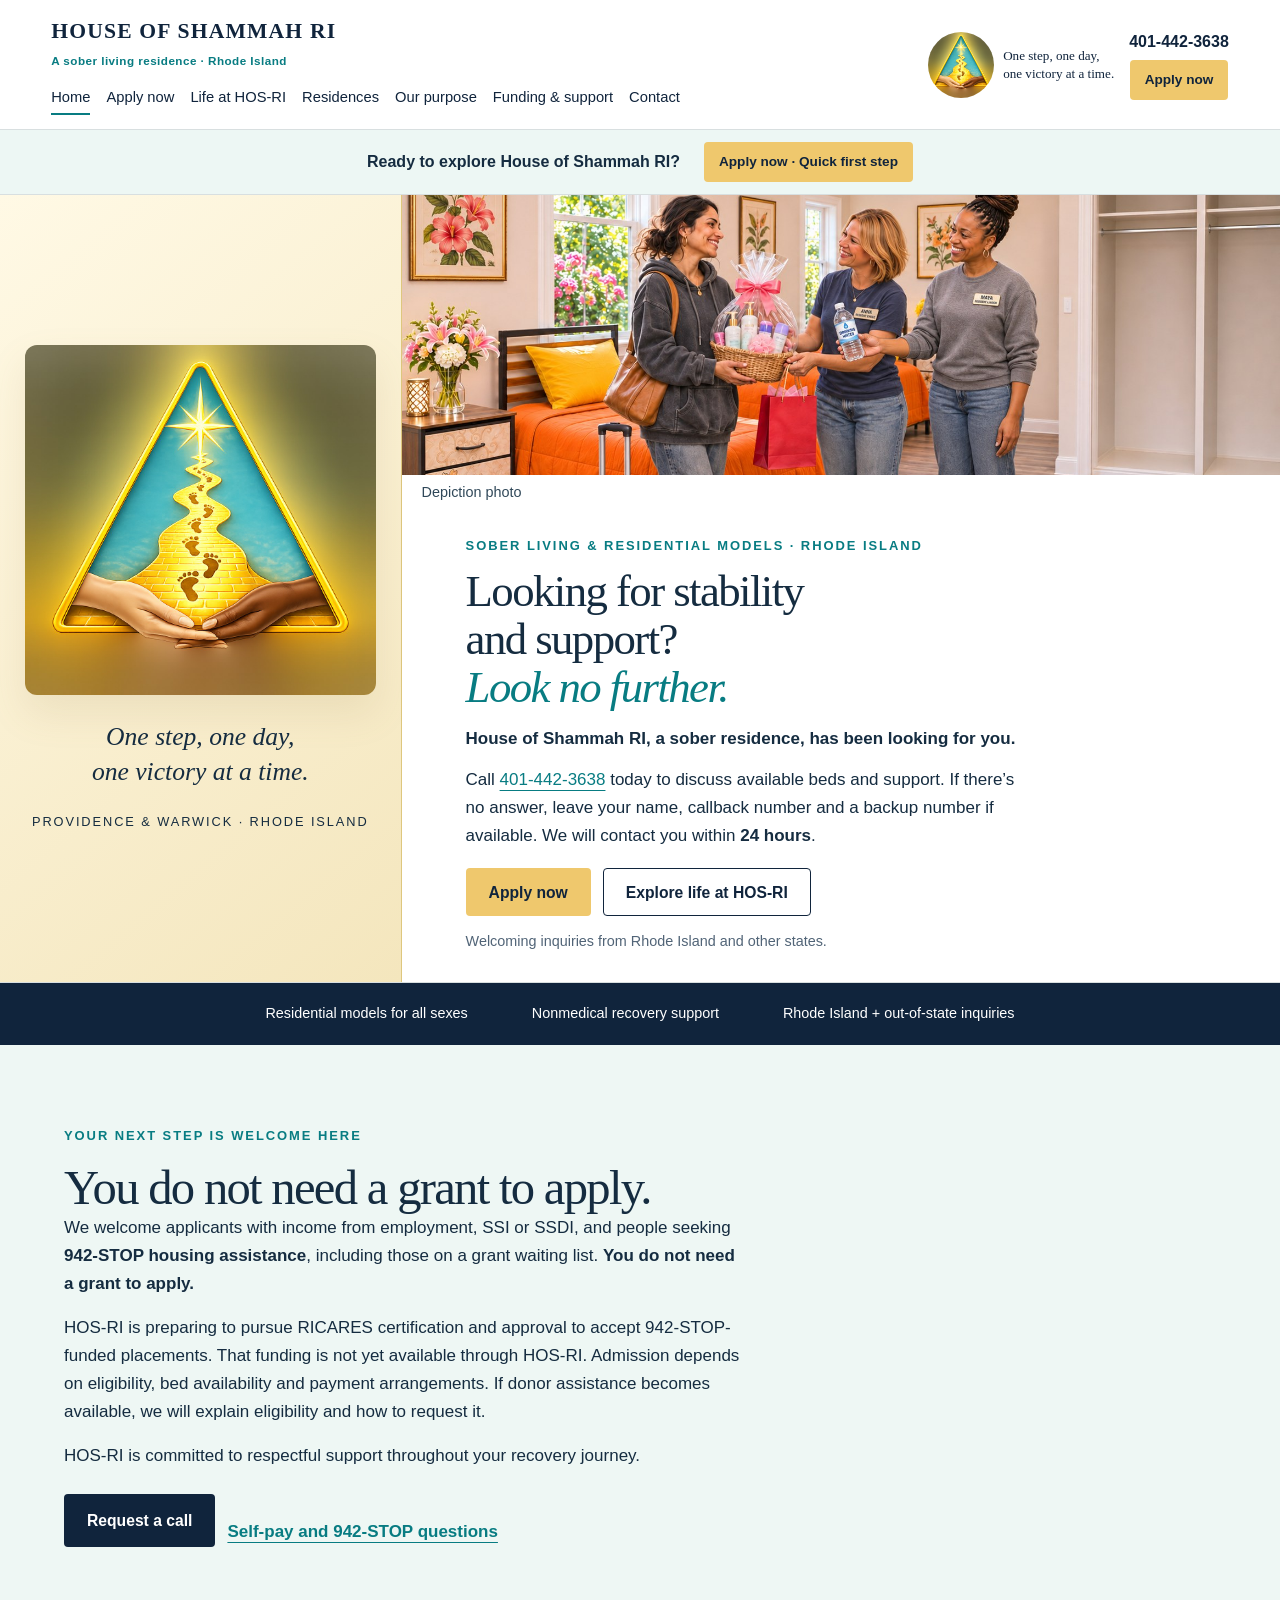
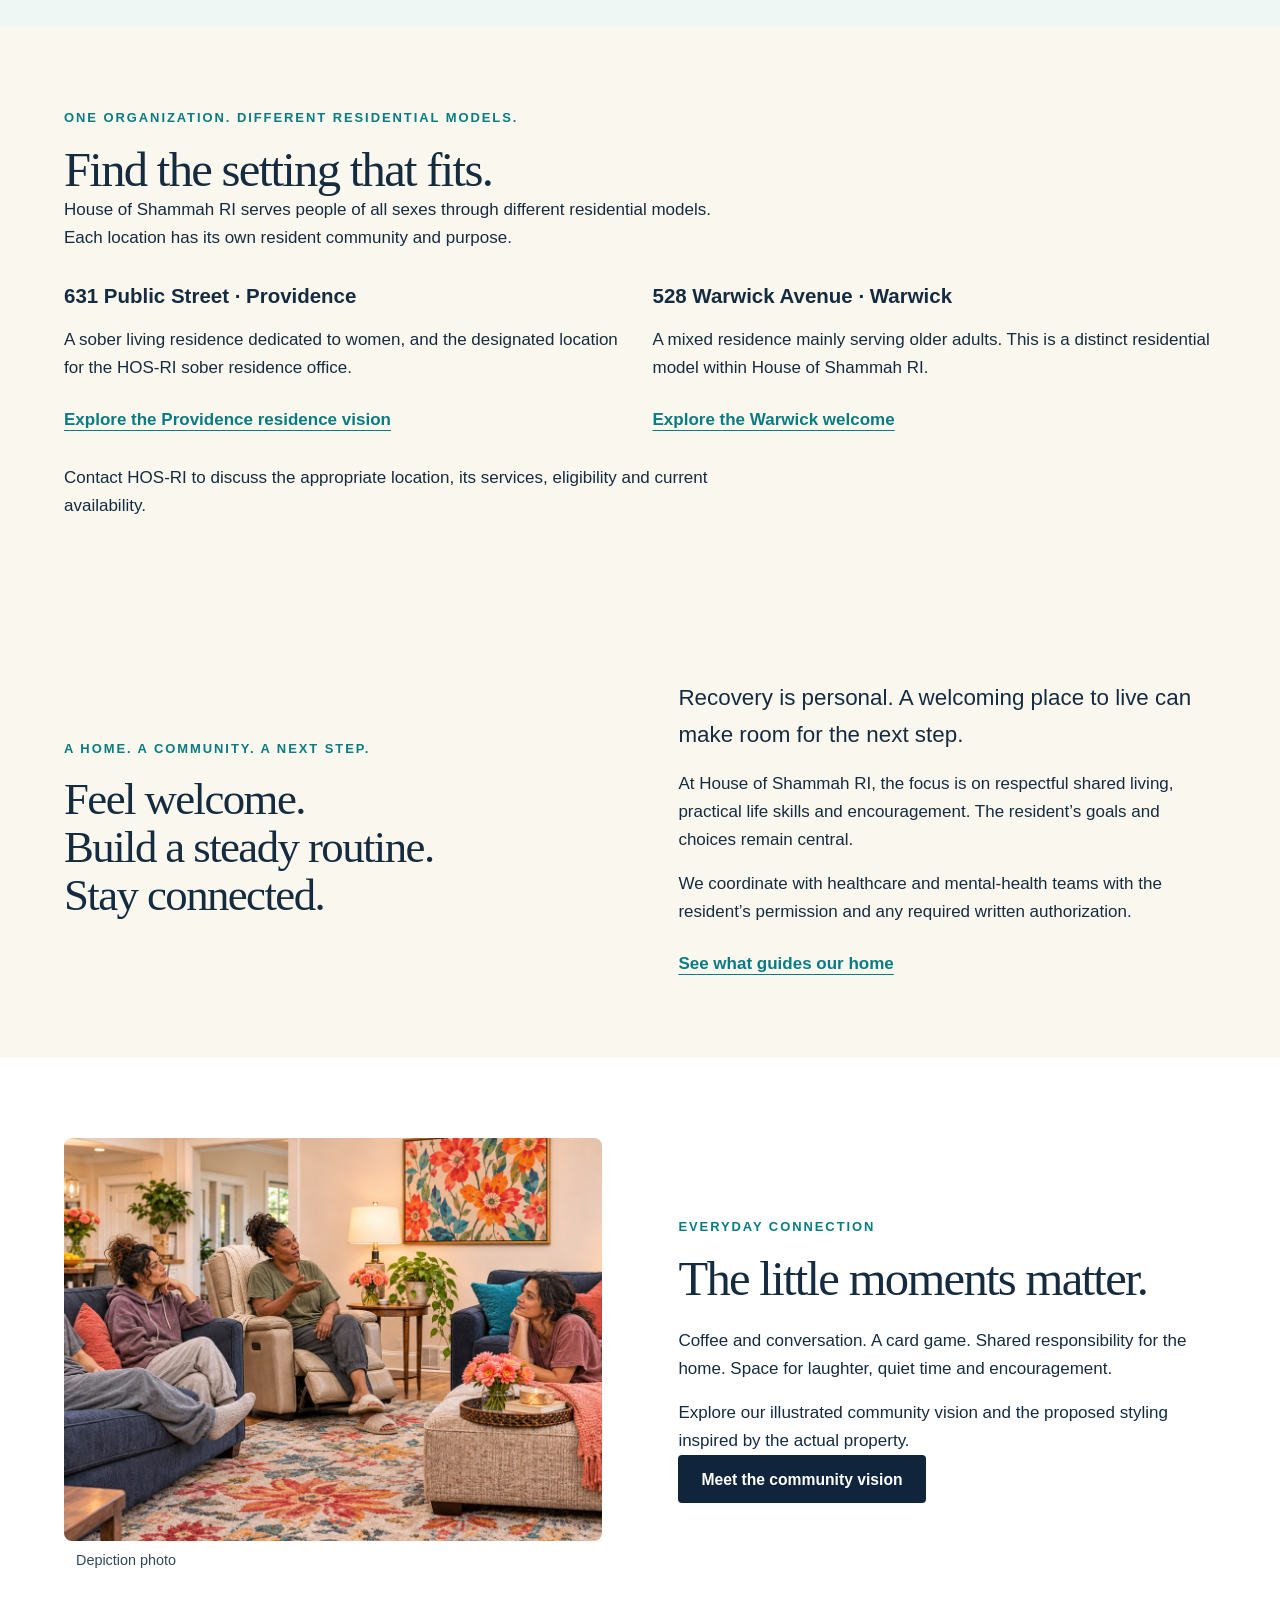
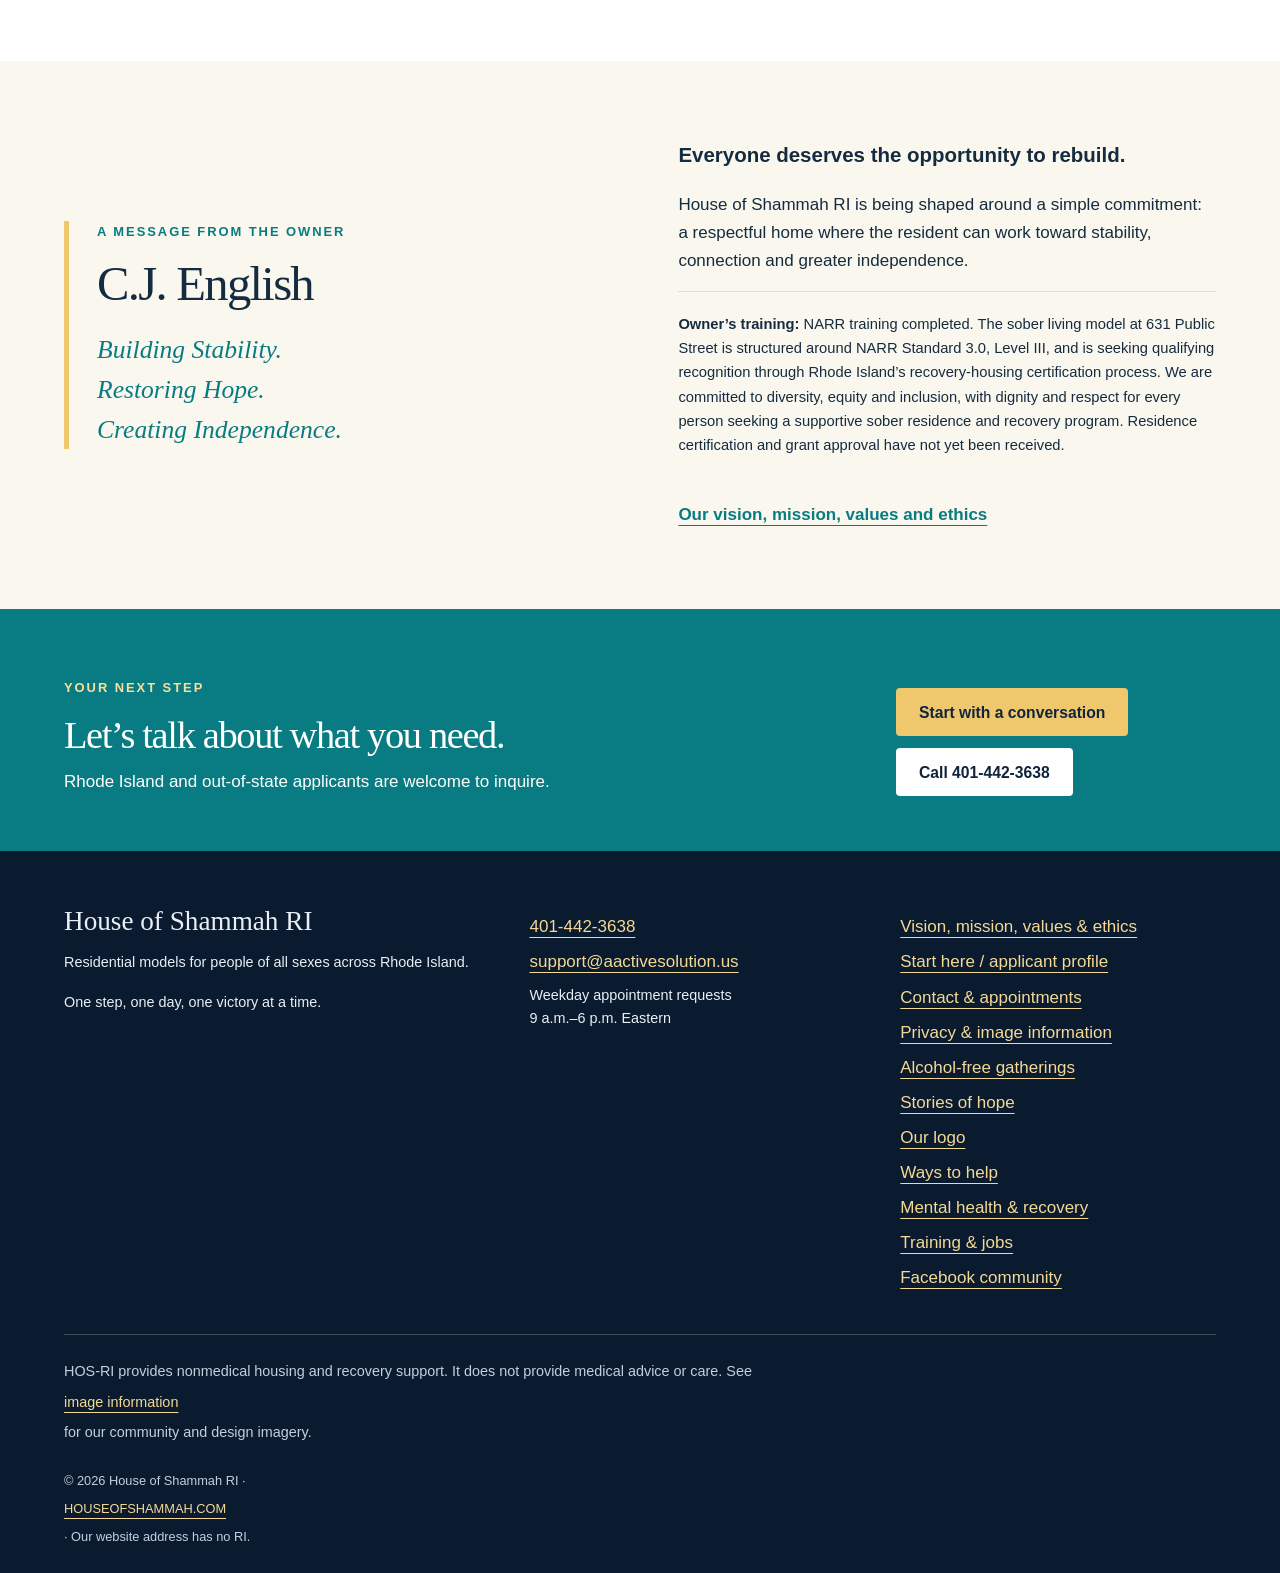
<file: index.html>
<!doctype html><html lang="en"><head><meta charset="utf-8"><meta name="viewport" content="width=device-width,initial-scale=1"><title>A Sober Living Residence in Rhode Island | House of Shammah RI</title><meta name="description" content="House of Shammah RI serves all sexes through different Rhode Island residential models: a women’s sober residence and designated office in Providence, and a mixed residence mainly for older adults in Warwick."><meta name="theme-color" content="#10243c"><link rel="canonical" href="https://houseofshammah.com/"><link rel="icon" href="assets/refresh/hos-logo.jpg"><meta property="og:title" content="A Sober Living Residence in Rhode Island | House of Shammah RI"><meta property="og:description" content="House of Shammah RI serves all sexes through different Rhode Island residential models: a women’s sober residence and designated office in Providence, and a mixed residence mainly for older adults in Warwick."><meta property="og:image" content="https://houseofshammah.com/assets/refresh/welcome-casual.jpg"><link rel="stylesheet" href="redesign.css"><link rel="stylesheet" href="finishing.css"><script src="site.js?v=20261127-welcome" defer></script><link rel="stylesheet" href="journey.css?v=20261124-contacts"></head><body><a class="skip" href="#main">Skip to content</a><header class="site-header"><div class="header-inner"><div class="navigation"><a class="wordmark" href="index.html">HOUSE OF SHAMMAH RI<span>A sober living residence · Rhode Island</span></a><button class="menu-toggle" aria-expanded="false" aria-controls="primary-nav">Menu</button><nav id="primary-nav" aria-label="Main navigation"><a href="index.html" aria-current=page>Home</a><a href="apply.html" >Apply now</a><a href="life.html" >Life at HOS-RI</a><a href="residence.html" >Residences</a><a href="purpose.html" >Our purpose</a><a href="funding.html" >Funding & support</a><a href="contact.html" >Contact</a></nav></div><div class="header-contact"><a class="mini-brand" href="logo.html" aria-label="House of Shammah RI logo and tagline"><img src="assets/refresh/hos-logo.jpg" alt="House of Shammah RI gold and turquoise logo"><span>One step, one day,<br>one victory at a time.</span></a><div class="contact-actions"><a href="tel:14014423638">401-442-3638</a><a class="button gold small" href="apply.html">Apply now</a></div></div></div><div class="compact-tagline">One step, one day, one victory at a time.</div></header><main id="main"><div class="application-invite"><strong>Ready to explore House of Shammah RI?</strong><a class="button gold small" href="apply.html#first-step">Apply now · Quick first step</a></div><section class="hero"><div class="hero-brand"><a href="logo.html"><img src="assets/refresh/hos-logo.jpg" alt="House of Shammah RI logo" width="1024" height="1024"></a><p class="brand-tagline">One step, one day,<br>one victory at a time.</p><p class="place">Providence & Warwick · Rhode Island</p></div><div class="hero-story"><div class="hero-copy"><p class="eyebrow">Sober living & residential models · Rhode Island</p><h1>Looking for stability<br>and support?<br><em>Look no further.</em></h1><p><strong>House of Shammah RI, a sober residence, has been looking for you.</strong></p><p>Call <a href="tel:14014423638">401-442-3638</a> today to discuss available beds and support. If there’s no answer, leave your name, callback number and a backup number if available. We will contact you within <strong>24 hours</strong>.</p><div class="buttons"><a class="button gold" href="apply.html">Apply now</a><a class="button outline" href="life.html">Explore life at HOS-RI</a></div><p class="micro">Welcoming inquiries from Rhode Island and other states.</p></div><div class="hero-photo"><figure><a class="image-link" href="assets/refresh/bedroom-welcome-water.jpg" aria-label="Open image: Women offering a newcomer a welcome basket and drinking water"><img src="assets/refresh/bedroom-welcome-water.jpg" alt="Women offering a newcomer a welcome basket and drinking water" fetchpriority=high decoding="async"></a><figcaption>Depiction photo</figcaption></figure></div></div></section><div class="promise-strip"><span>Residential models for all sexes</span><span>Nonmedical recovery support</span><span>Rhode Island + out-of-state inquiries</span></div><section class="section offering"><p class="eyebrow">Your next step is welcome here</p><h2>You do not need a grant to apply.</h2><p>We welcome applicants with income from employment, SSI or SSDI, and people seeking <strong>942-STOP housing assistance</strong>, including those on a grant waiting list. <strong>You do not need a grant to apply.</strong></p><p>HOS-RI is preparing to pursue RICARES certification and approval to accept 942-STOP-funded placements. That funding is not yet available through HOS-RI. Admission depends on eligibility, bed availability and payment arrangements. If donor assistance becomes available, we will explain eligibility and how to request it.</p><p>HOS-RI is committed to respectful support throughout your recovery journey.</p><div class="buttons"><a class="button navy" href="apply.html#first-step">Request a call</a><a class="text-link" href="funding.html">Self-pay and 942-STOP questions</a></div></section><section class="section" id="residential-models"><p class="eyebrow">One organization. Different residential models.</p><h2>Find the setting that fits.</h2><p>House of Shammah RI serves people of all sexes through different residential models. Each location has its own resident community and purpose.</p><div class="comparison"><article><h3>631 Public Street · Providence</h3><p>A sober living residence dedicated to women, and the designated location for the HOS-RI sober residence office.</p><a class="text-link" href="residence.html#providence">Explore the Providence residence vision</a></article><article><h3>528 Warwick Avenue · Warwick</h3><p>A mixed residence mainly serving older adults. This is a distinct residential model within House of Shammah RI.</p><a class="text-link" href="residence.html#warwick-welcome">Explore the Warwick welcome</a></article></div><p>Contact HOS-RI to discuss the appropriate location, its services, eligibility and current availability.</p></section><section class="section intro"><div><p class="eyebrow">A home. A community. A next step.</p><h2>Feel welcome.<br>Build a steady routine.<br>Stay connected.</h2></div><div><p class="large">Recovery is personal. A welcoming place to live can make room for the next step.</p><p>At House of Shammah RI, the focus is on respectful shared living, practical life skills and encouragement. The resident’s goals and choices remain central.</p><p>We coordinate with healthcare and mental-health teams with the resident’s permission and any required written authorization.</p><a class="text-link" href="purpose.html">See what guides our home</a></div></section><section class="section feature"><div><figure><a class="image-link" href="assets/refresh/living-casual.jpg" aria-label="Open image: Fictional women in casual clothing enjoying conversation in a living room"><img src="assets/refresh/living-casual.jpg" alt="Fictional women in casual clothing enjoying conversation in a living room" loading=lazy decoding="async"></a><figcaption>Depiction photo</figcaption></figure></div><div><p class="eyebrow">Everyday connection</p><h2>The little moments matter.</h2><p>Coffee and conversation. A card game. Shared responsibility for the home. Space for laughter, quiet time and encouragement.</p><p>Explore our illustrated community vision and the proposed styling inspired by the actual property.</p><a class="button navy" href="life.html">Meet the community vision</a></div></section><section class="section founder"><div class="founder-name"><p class="eyebrow">A message from the owner</p><h2>C.J. English</h2><p class="founder-tagline">Building Stability.<br>Restoring Hope.<br>Creating Independence.</p></div><div><h3>Everyone deserves the opportunity to rebuild.</h3><p>House of Shammah RI is being shaped around a simple commitment: a respectful home where the resident can work toward stability, connection and greater independence.</p><p class="credential"><strong>Owner’s training:</strong> NARR training completed. The sober living model at 631 Public Street is structured around NARR Standard 3.0, Level III, and is seeking qualifying recognition through Rhode Island’s recovery-housing certification process. We are committed to diversity, equity and inclusion, with dignity and respect for every person seeking a supportive sober residence and recovery program. Residence certification and grant approval have not yet been received.</p><a class="text-link" href="purpose.html">Our vision, mission, values and ethics</a></div></section><section class="cta"><div><p class="eyebrow">Your next step</p><h2>Let’s talk about what you need.</h2><p>Rhode Island and out-of-state applicants are welcome to inquire.</p></div><div class="buttons"><a class="button gold" href="apply.html">Start with a conversation</a><a class="button light" href="tel:14014423638">Call 401-442-3638</a></div></section></main><footer><div class="footer-grid"><div><strong>House of Shammah RI</strong><p>Residential models for people of all sexes across Rhode Island.</p><p>One step, one day, one victory at a time.</p></div><div><a href="tel:14014423638">401-442-3638</a><a href="mailto:support@aactivesolution.us">support@aactivesolution.us</a><p>Weekday appointment requests<br>9 a.m.–6 p.m. Eastern</p></div><div><a href="purpose.html">Vision, mission, values & ethics</a><a href="apply.html">Start here / applicant profile</a><a href="contact.html">Contact & appointments</a><a href="privacy.html">Privacy & image information</a><a href="alcohol-free.html">Alcohol-free gatherings</a><a href="stories.html">Stories of hope</a><a href="logo.html">Our logo</a><a href="support.html">Ways to help</a><a href="wellbeing.html">Mental health &amp; recovery</a><a href="community-resources.html">Training &amp; jobs</a><a href="https://www.facebook.com/profile.php?id=61596578085756">Facebook community</a></div></div><p class="footer-note">HOS-RI provides nonmedical housing and recovery support. It does not provide medical advice or care. See <a href="privacy.html">image information</a> for our community and design imagery.</p><p class="copyright">© 2026 House of Shammah RI · <a href="https://houseofshammah.com">HOUSEOFSHAMMAH.COM</a> · Our website address has no RI.</p></footer><dialog id="image-dialog"><button class="dialog-close" aria-label="Close enlarged image">Close</button><img alt=""><p></p></dialog><aside class="followup-invite" id="followup-invite" aria-labelledby="followup-title" hidden><button type="button" class="followup-close" aria-label="Dismiss application invitation">Close</button><p class="eyebrow">A warm invitation</p><h2 id="followup-title">Ready for your next step?</h2><p>Your questions are welcome. Begin with a short contact request, or keep exploring at your pace.</p><a class="button gold" href="apply.html#first-step">Continue to the application</a><button type="button" class="text-button followup-later">Not now</button></aside></body></html>
</file>
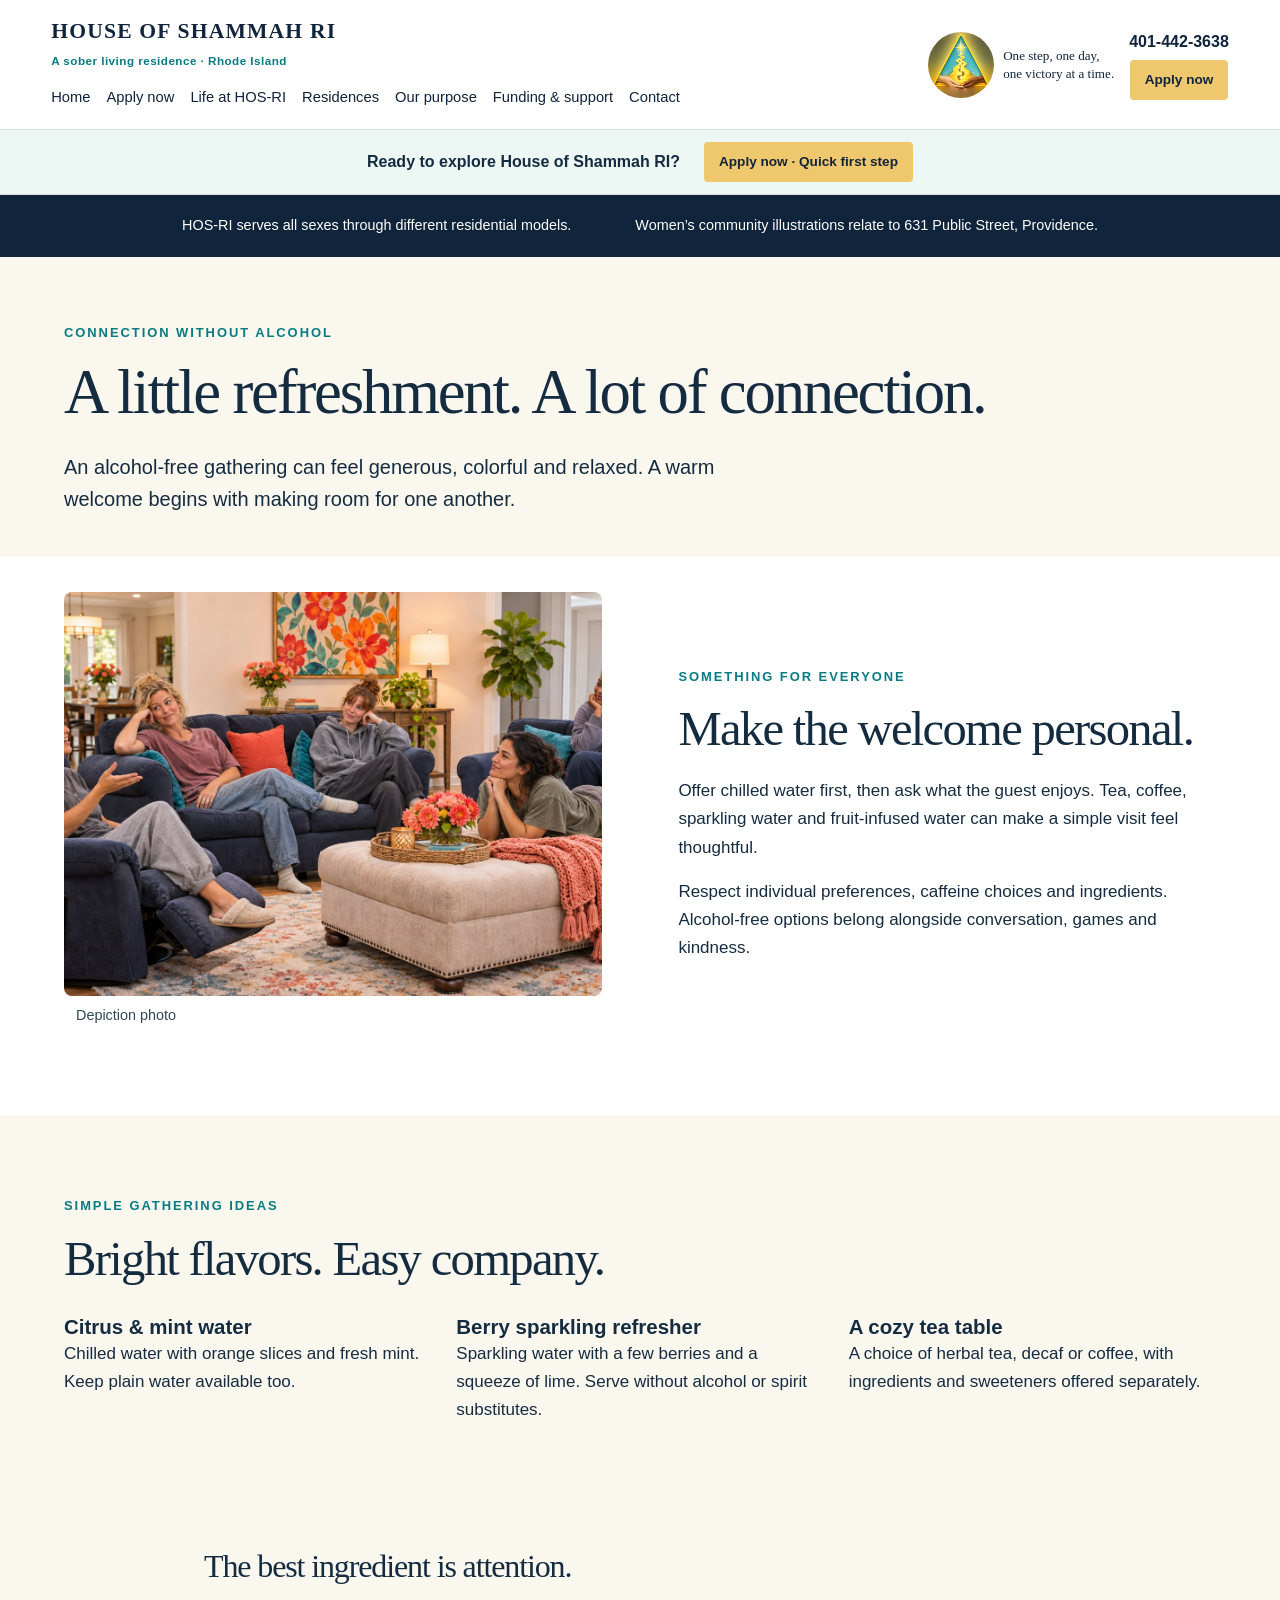
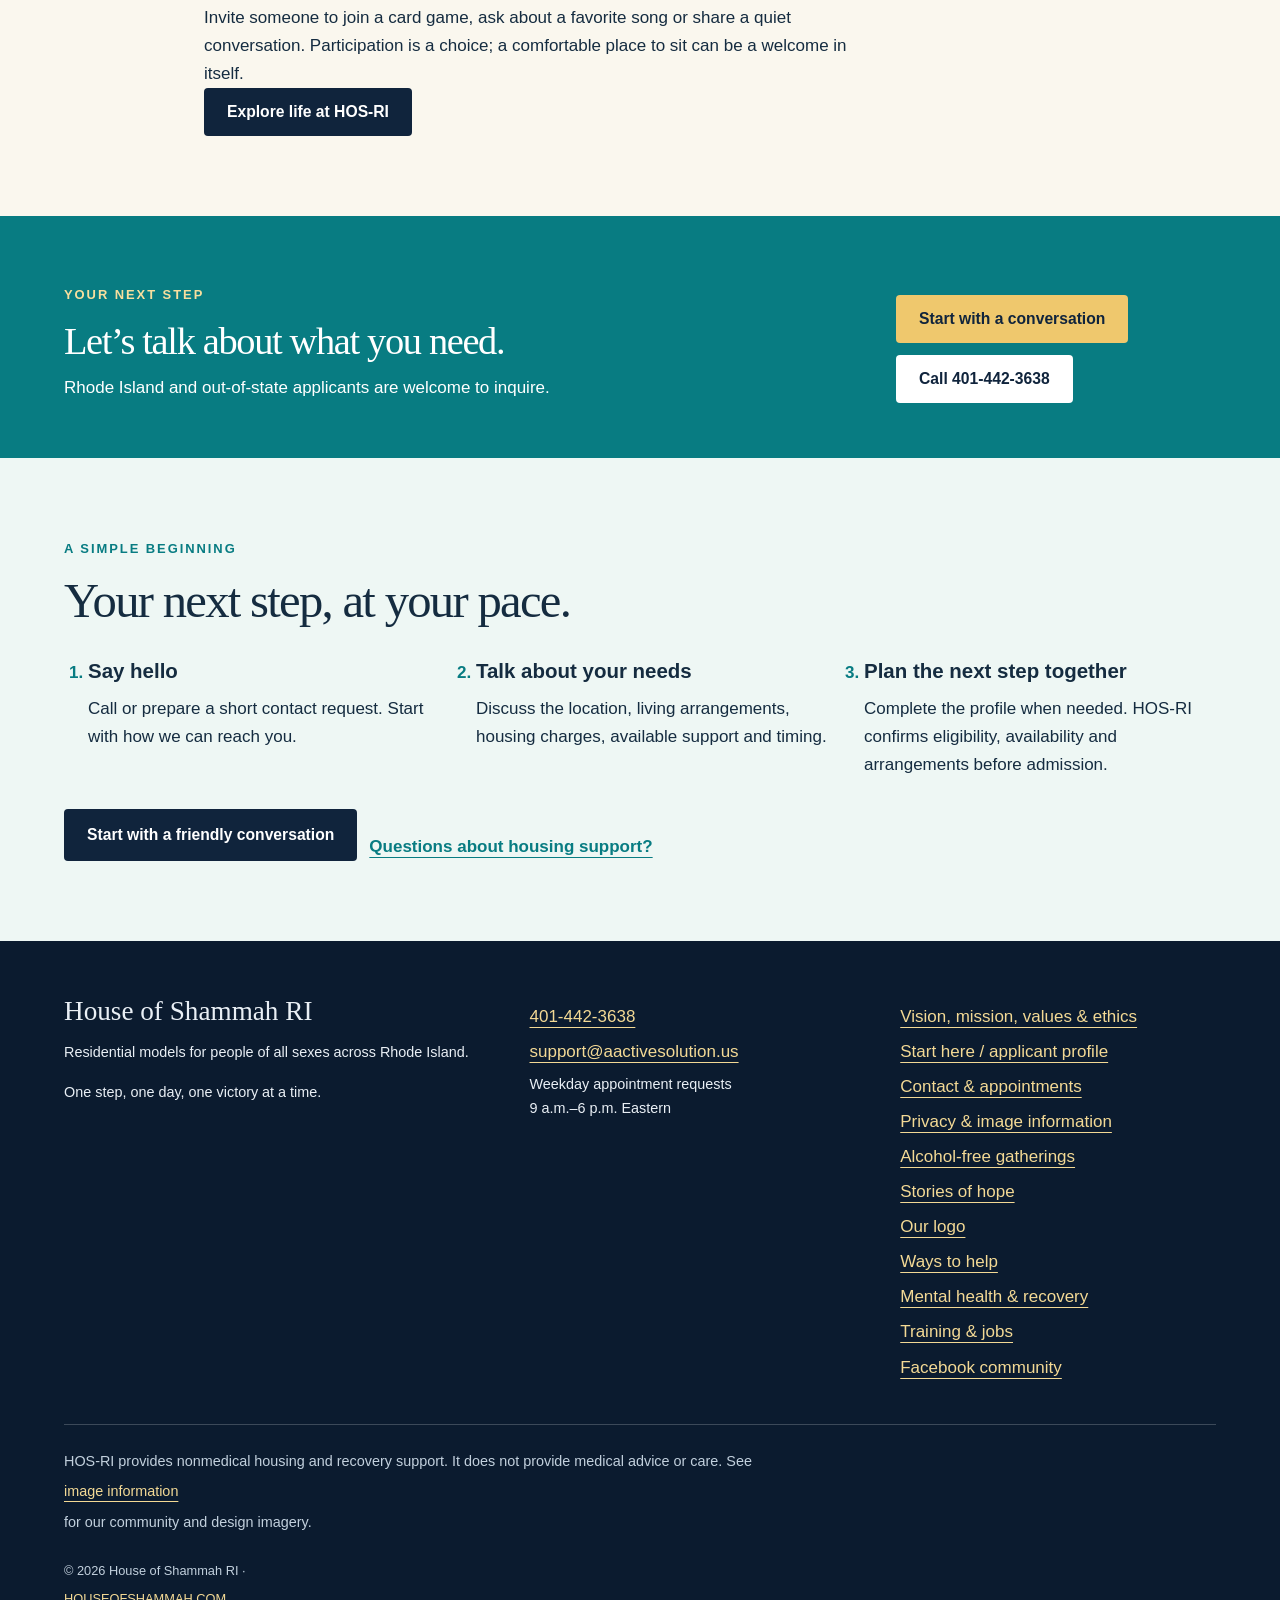
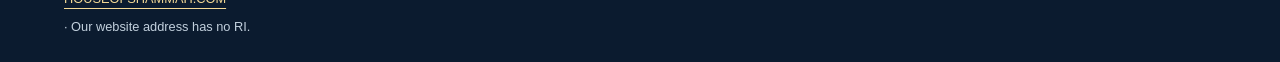
<file: alcohol-free.html>
<!doctype html><html lang="en"><head><meta charset="utf-8"><meta name="viewport" content="width=device-width,initial-scale=1"><title>Alcohol-Free Gatherings | House of Shammah RI</title><meta name="description" content="Colorful alcohol-free refreshments and thoughtful gathering ideas from House of Shammah RI in Rhode Island."><meta name="theme-color" content="#10243c"><link rel="canonical" href="https://houseofshammah.com/alcohol-free.html"><link rel="icon" href="assets/refresh/hos-logo.jpg"><meta property="og:title" content="Alcohol-Free Gatherings | House of Shammah RI"><meta property="og:description" content="Colorful alcohol-free refreshments and thoughtful gathering ideas from House of Shammah RI in Rhode Island."><meta property="og:image" content="https://houseofshammah.com/assets/refresh/welcome-casual.jpg"><link rel="stylesheet" href="redesign.css"><link rel="stylesheet" href="finishing.css"><script src="site.js?v=20261127-welcome" defer></script><link rel="stylesheet" href="journey.css?v=20261124-contacts"></head><body><a class="skip" href="#main">Skip to content</a><header class="site-header"><div class="header-inner"><div class="navigation"><a class="wordmark" href="index.html">HOUSE OF SHAMMAH RI<span>A sober living residence · Rhode Island</span></a><button class="menu-toggle" aria-expanded="false" aria-controls="primary-nav">Menu</button><nav id="primary-nav" aria-label="Main navigation"><a href="index.html" >Home</a><a href="apply.html" >Apply now</a><a href="life.html" >Life at HOS-RI</a><a href="residence.html" >Residences</a><a href="purpose.html" >Our purpose</a><a href="funding.html" >Funding & support</a><a href="contact.html" >Contact</a></nav></div><div class="header-contact"><a class="mini-brand" href="logo.html" aria-label="House of Shammah RI logo and tagline"><img src="assets/refresh/hos-logo.jpg" alt="House of Shammah RI gold and turquoise logo"><span>One step, one day,<br>one victory at a time.</span></a><div class="contact-actions"><a href="tel:14014423638">401-442-3638</a><a class="button gold small" href="apply.html">Apply now</a></div></div></div><div class="compact-tagline">One step, one day, one victory at a time.</div></header><main id="main"><div class="application-invite"><strong>Ready to explore House of Shammah RI?</strong><a class="button gold small" href="apply.html#first-step">Apply now · Quick first step</a></div><div class="promise-strip"><span>HOS-RI serves all sexes through different residential models.</span><span>Women’s community illustrations relate to 631 Public Street, Providence.</span></div><section class="page-heading"><p class="eyebrow">Connection without alcohol</p><h1>A little refreshment. A lot of connection.</h1><p class="lede">An alcohol-free gathering can feel generous, colorful and relaxed. A warm welcome begins with making room for one another.</p></section><section class="section feature"><div><figure><a class="image-link" href="assets/refresh/living-conversation.jpg" aria-label="Open image: Fictional women sharing relaxed conversation in a welcoming living room"><img src="assets/refresh/living-conversation.jpg" alt="Fictional women sharing relaxed conversation in a welcoming living room" loading=lazy decoding="async"></a><figcaption>Depiction photo</figcaption></figure></div><div><p class="eyebrow">Something for everyone</p><h2>Make the welcome personal.</h2><p>Offer chilled water first, then ask what the guest enjoys. Tea, coffee, sparkling water and fruit-infused water can make a simple visit feel thoughtful.</p><p>Respect individual preferences, caffeine choices and ingredients. Alcohol-free options belong alongside conversation, games and kindness.</p></div></section><section class="section"><p class="eyebrow">Simple gathering ideas</p><h2>Bright flavors. Easy company.</h2><div class="gallery three"><article class="drink-card"><h3>Citrus & mint water</h3><p>Chilled water with orange slices and fresh mint. Keep plain water available too.</p></article><article class="drink-card"><h3>Berry sparkling refresher</h3><p>Sparkling water with a few berries and a squeeze of lime. Serve without alcohol or spirit substitutes.</p></article><article class="drink-card"><h3>A cozy tea table</h3><p>A choice of herbal tea, decaf or coffee, with ingredients and sweeteners offered separately.</p></article></div></section><section class="section prose"><h2>The best ingredient is attention.</h2><p>Invite someone to join a card game, ask about a favorite song or share a quiet conversation. Participation is a choice; a comfortable place to sit can be a welcome in itself.</p><a class="button navy" href="life.html">Explore life at HOS-RI</a></section><section class="cta"><div><p class="eyebrow">Your next step</p><h2>Let’s talk about what you need.</h2><p>Rhode Island and out-of-state applicants are welcome to inquire.</p></div><div class="buttons"><a class="button gold" href="apply.html">Start with a conversation</a><a class="button light" href="tel:14014423638">Call 401-442-3638</a></div></section><section class="section next-steps"><p class="eyebrow">A simple beginning</p><h2>Your next step, at your pace.</h2><ol class="journey-steps"><li><h3>Say hello</h3><p>Call or prepare a short contact request. Start with how we can reach you.</p></li><li><h3>Talk about your needs</h3><p>Discuss the location, living arrangements, housing charges, available support and timing.</p></li><li><h3>Plan the next step together</h3><p>Complete the profile when needed. HOS-RI confirms eligibility, availability and arrangements before admission.</p></li></ol><div class="buttons"><a class="button navy" href="apply.html#first-step">Start with a friendly conversation</a><a class="text-link" href="funding.html">Questions about housing support?</a></div></section></main><footer><div class="footer-grid"><div><strong>House of Shammah RI</strong><p>Residential models for people of all sexes across Rhode Island.</p><p>One step, one day, one victory at a time.</p></div><div><a href="tel:14014423638">401-442-3638</a><a href="mailto:support@aactivesolution.us">support@aactivesolution.us</a><p>Weekday appointment requests<br>9 a.m.–6 p.m. Eastern</p></div><div><a href="purpose.html">Vision, mission, values & ethics</a><a href="apply.html">Start here / applicant profile</a><a href="contact.html">Contact & appointments</a><a href="privacy.html">Privacy & image information</a><a href="alcohol-free.html">Alcohol-free gatherings</a><a href="stories.html">Stories of hope</a><a href="logo.html">Our logo</a><a href="support.html">Ways to help</a><a href="wellbeing.html">Mental health &amp; recovery</a><a href="community-resources.html">Training &amp; jobs</a><a href="https://www.facebook.com/profile.php?id=61596578085756">Facebook community</a></div></div><p class="footer-note">HOS-RI provides nonmedical housing and recovery support. It does not provide medical advice or care. See <a href="privacy.html">image information</a> for our community and design imagery.</p><p class="copyright">© 2026 House of Shammah RI · <a href="https://houseofshammah.com">HOUSEOFSHAMMAH.COM</a> · Our website address has no RI.</p></footer><dialog id="image-dialog"><button class="dialog-close" aria-label="Close enlarged image">Close</button><img alt=""><p></p></dialog><aside class="followup-invite" id="followup-invite" aria-labelledby="followup-title" hidden><button type="button" class="followup-close" aria-label="Dismiss application invitation">Close</button><p class="eyebrow">A warm invitation</p><h2 id="followup-title">Ready for your next step?</h2><p>Your questions are welcome. Begin with a short contact request, or keep exploring at your pace.</p><a class="button gold" href="apply.html#first-step">Continue to the application</a><button type="button" class="text-button followup-later">Not now</button></aside></body></html>
</file>
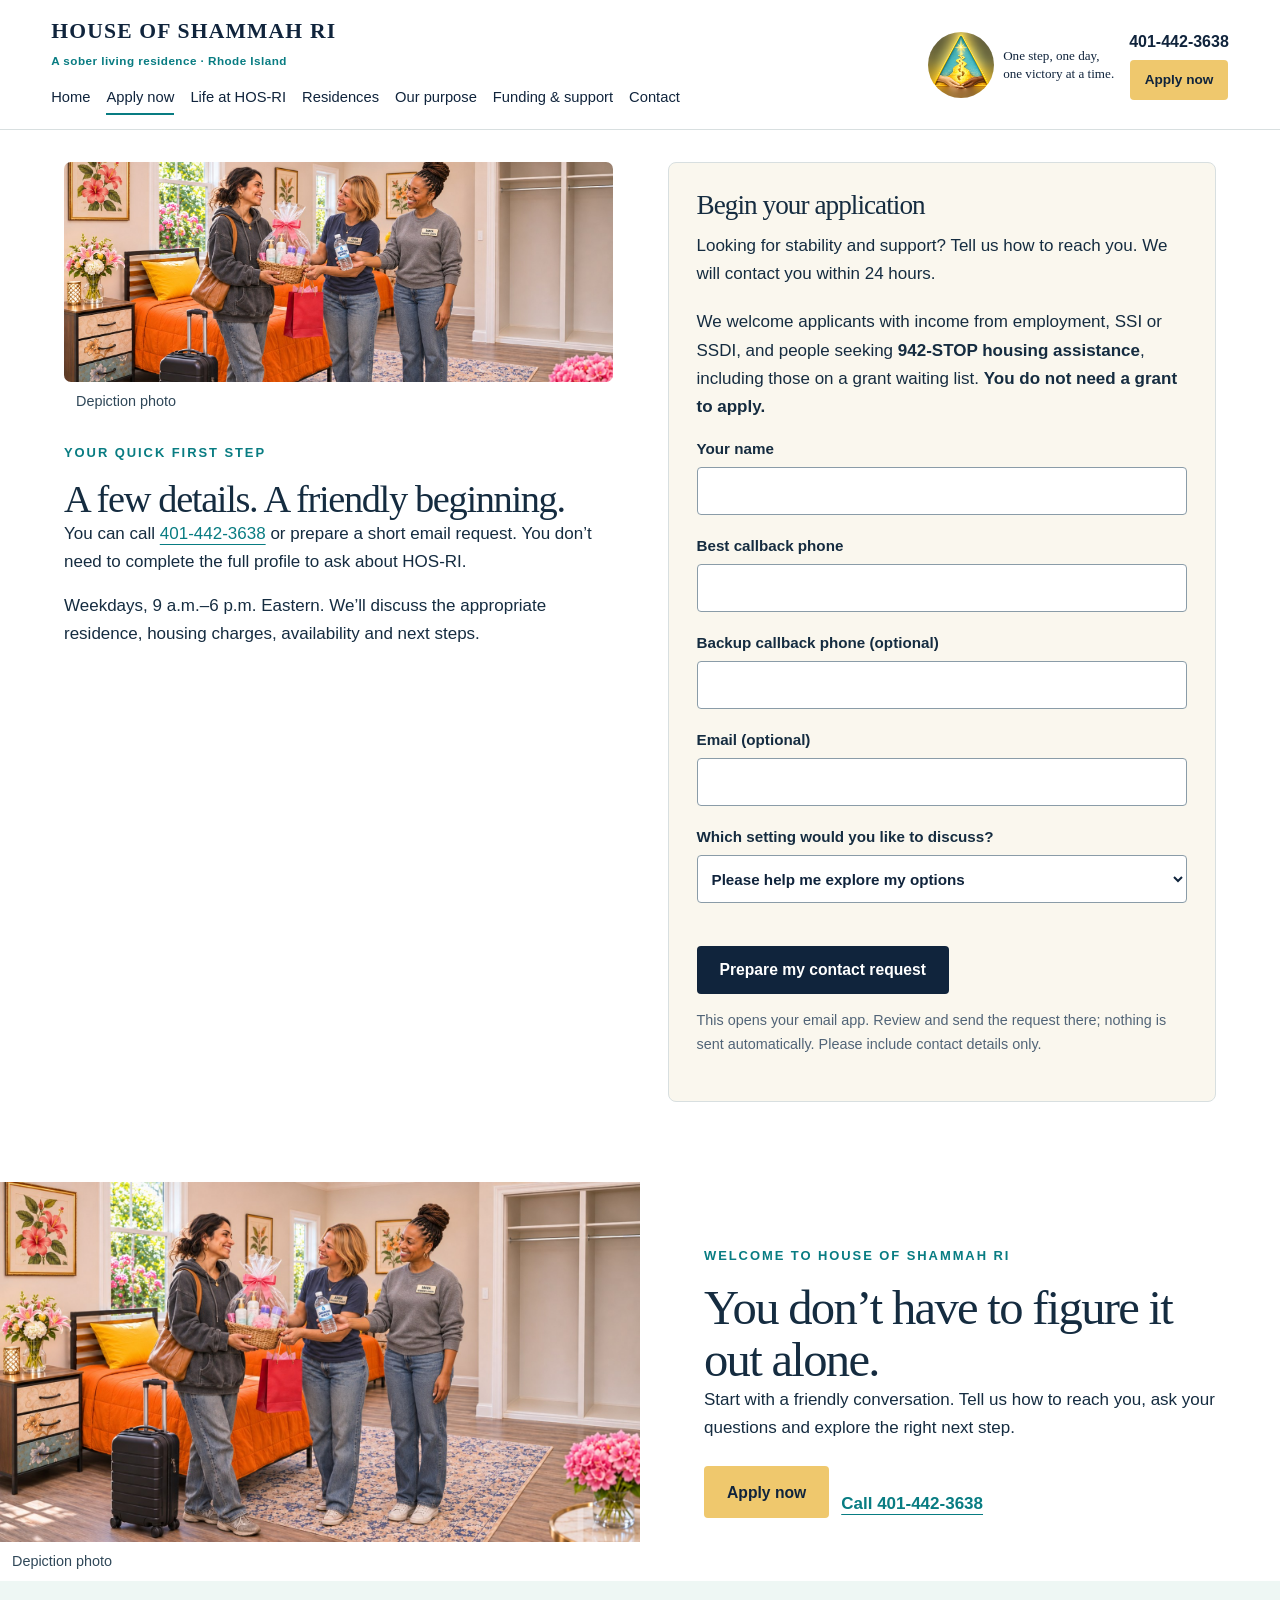
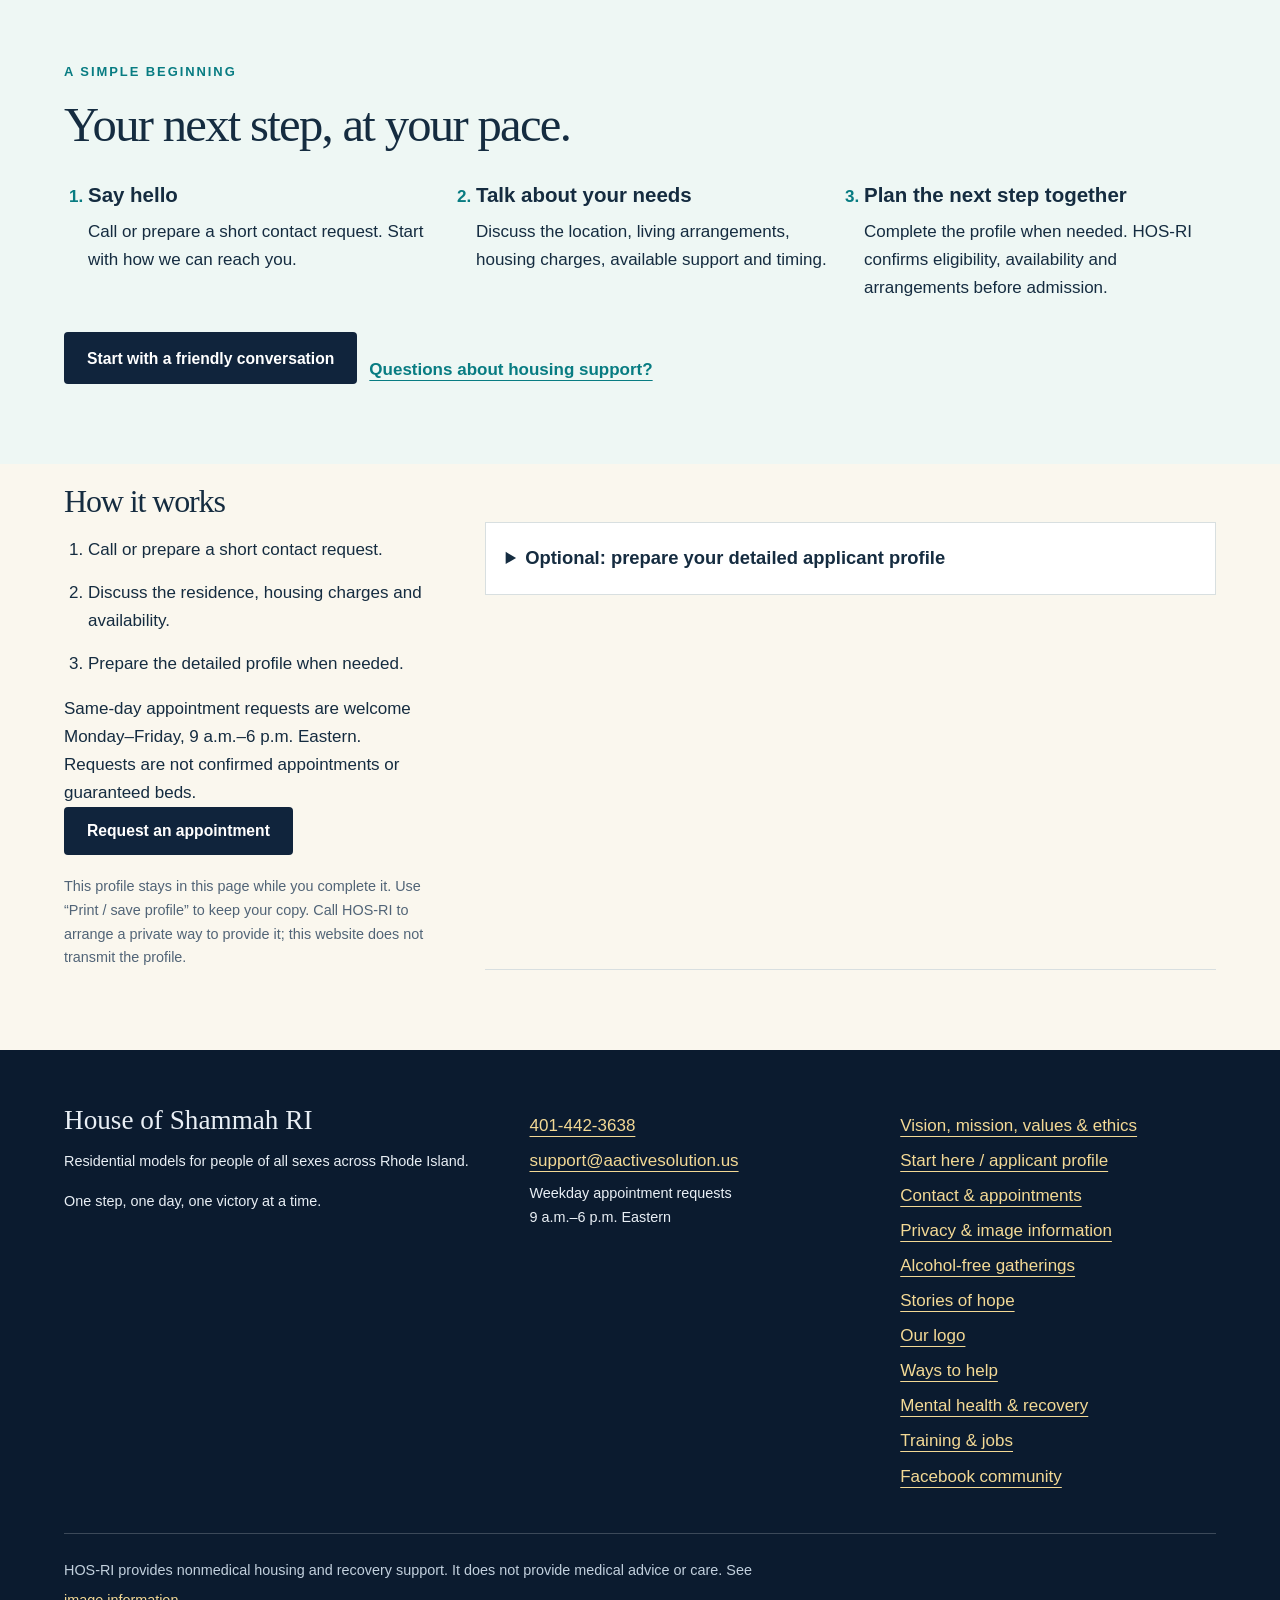
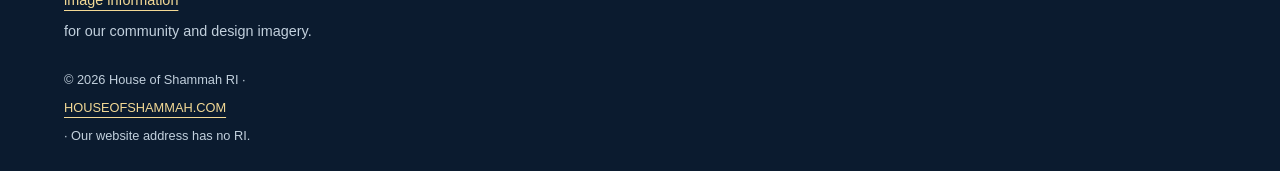
<file: apply.html>
<!doctype html><html lang="en"><head><meta charset="utf-8"><meta name="viewport" content="width=device-width,initial-scale=1"><title>Applicant Profile | House of Shammah RI</title><meta name="description" content="Complete a House of Shammah RI applicant profile and request a weekday intake conversation. Rhode Island and out-of-state inquiries welcome."><meta name="theme-color" content="#10243c"><link rel="canonical" href="https://houseofshammah.com/apply.html"><link rel="icon" href="assets/refresh/hos-logo.jpg"><meta property="og:title" content="Applicant Profile | House of Shammah RI"><meta property="og:description" content="Complete a House of Shammah RI applicant profile and request a weekday intake conversation. Rhode Island and out-of-state inquiries welcome."><meta property="og:image" content="https://houseofshammah.com/assets/refresh/welcome-casual.jpg"><link rel="stylesheet" href="redesign.css"><link rel="stylesheet" href="finishing.css"><script src="site.js?v=20261127-welcome" defer></script><link rel="stylesheet" href="journey.css?v=20261124-contacts"></head><body><a class="skip" href="#main">Skip to content</a><header class="site-header"><div class="header-inner"><div class="navigation"><a class="wordmark" href="index.html">HOUSE OF SHAMMAH RI<span>A sober living residence · Rhode Island</span></a><button class="menu-toggle" aria-expanded="false" aria-controls="primary-nav">Menu</button><nav id="primary-nav" aria-label="Main navigation"><a href="index.html" >Home</a><a href="apply.html" aria-current=page>Apply now</a><a href="life.html" >Life at HOS-RI</a><a href="residence.html" >Residences</a><a href="purpose.html" >Our purpose</a><a href="funding.html" >Funding & support</a><a href="contact.html" >Contact</a></nav></div><div class="header-contact"><a class="mini-brand" href="logo.html" aria-label="House of Shammah RI logo and tagline"><img src="assets/refresh/hos-logo.jpg" alt="House of Shammah RI gold and turquoise logo"><span>One step, one day,<br>one victory at a time.</span></a><div class="contact-actions"><a href="tel:14014423638">401-442-3638</a><a class="button gold small" href="apply.html">Apply now</a></div></div></div><div class="compact-tagline">One step, one day, one victory at a time.</div></header><main id="main"><section class="section first-step" id="first-step"><div><figure class="application-welcome-figure"><img class="application-welcome" src="assets/refresh/bedroom-welcome-water.jpg" alt="A warm welcome at the Providence women’s residence"><figcaption>Depiction photo</figcaption></figure><p class="eyebrow">Your quick first step</p><h2>A few details. A friendly beginning.</h2><p>You can call <a href="tel:14014423638">401-442-3638</a> or prepare a short email request. You don’t need to complete the full profile to ask about HOS-RI.</p><p>Weekdays, 9 a.m.–6 p.m. Eastern. We’ll discuss the appropriate residence, housing charges, availability and next steps.</p></div><form id="first-contact"><h1 class="quick-form-title">Begin your application</h1><p class="quick-form-intro">Looking for stability and support? Tell us how to reach you. We will contact you within 24 hours.</p><p>We welcome applicants with income from employment, SSI or SSDI, and people seeking <strong>942-STOP housing assistance</strong>, including those on a grant waiting list. <strong>You do not need a grant to apply.</strong></p><label>Your name<input name="hello-name" required maxlength="120" autocomplete="name"></label><label>Best callback phone<input name="hello-phone" type="tel" required maxlength="40" autocomplete="tel"></label><label>Backup callback phone (optional)<input name="hello-backup" type="tel" maxlength="40" autocomplete="off"></label><label>Email (optional)<input name="hello-email" type="email" maxlength="160" autocomplete="email"></label><label>Which setting would you like to discuss?<select name="hello-residence"><option>Please help me explore my options</option><option>631 Public Street, Providence — women’s sober residence</option><option>528 Warwick Avenue, Warwick — mixed residence, mainly older adults</option></select></label><button class="button navy" type="submit">Prepare my contact request</button><p class="form-note">This opens your email app. Review and send the request there; nothing is sent automatically. Please include contact details only.</p><p id="first-contact-status" role="status" aria-live="polite"></p></form></section><section class="welcome-hero"><figure><img src="assets/refresh/bedroom-welcome-water.jpg" alt="A welcoming HOS-RI community scene with adults from diverse backgrounds" fetchpriority="high"><figcaption>Depiction photo</figcaption></figure><div class="welcome-copy"><p class="eyebrow">Welcome to House of Shammah RI</p><h2>You don’t have to figure it out alone.</h2><p>Start with a friendly conversation. Tell us how to reach you, ask your questions and explore the right next step.</p><div class="buttons"><a class="button gold" href="apply.html#first-step">Apply now</a><a class="text-link" href="tel:14014423638">Call 401-442-3638</a></div></div></section><section class="section next-steps"><p class="eyebrow">A simple beginning</p><h2>Your next step, at your pace.</h2><ol class="journey-steps"><li><h3>Say hello</h3><p>Call or prepare a short contact request. Start with how we can reach you.</p></li><li><h3>Talk about your needs</h3><p>Discuss the location, living arrangements, housing charges, available support and timing.</p></li><li><h3>Plan the next step together</h3><p>Complete the profile when needed. HOS-RI confirms eligibility, availability and arrangements before admission.</p></li></ol><div class="buttons"><a class="button navy" href="apply.html#first-step">Start with a friendly conversation</a><a class="text-link" href="funding.html">Questions about housing support?</a></div></section><section class="section application-layout"><aside><h2>How it works</h2><ol><li>Call or prepare a short contact request.</li><li>Discuss the residence, housing charges and availability.</li><li>Prepare the detailed profile when needed.</li></ol><p>Same-day appointment requests are welcome Monday–Friday, 9 a.m.–6 p.m. Eastern. Requests are not confirmed appointments or guaranteed beds.</p><a class="button navy" href="contact.html#appointment">Request an appointment</a><p class="form-note">This profile stays in this page while you complete it. Use “Print / save profile” to keep your copy. Call HOS-RI to arrange a private way to provide it; this website does not transmit the profile.</p></aside><details class="optional-profile"><summary>Optional: prepare your detailed applicant profile</summary><p>Complete this when you are ready or after speaking with HOS-RI. This private profile can be printed or saved; it is not submitted online.</p><form id="applicant-profile" autocomplete="off"><h2>Applicant profile</h2><fieldset><legend>Additional contacts if we cannot reach you</legend><p>Provide two additional contacts and tell us how each person is connected to you. Include only people you permit HOS-RI to contact about reaching you.</p><div class="contact-person"><h3>Additional contact 1</h3><div class="form-grid"><label>Name<input name="contact1-name" maxlength="100"></label><label>Connection to you<input name="contact1-relationship" maxlength="100"></label><label>Cellphone or office number<input type="tel" name="contact1-phone" maxlength="40"></label></div></div><div class="contact-person"><h3>Additional contact 2</h3><div class="form-grid"><label>Name<input name="contact2-name" maxlength="100"></label><label>Connection to you<input name="contact2-relationship" maxlength="100"></label><label>Cellphone or office number<input type="tel" name="contact2-phone" maxlength="40"></label></div></div><label class="check"><input type="checkbox" name="contact-permission"> I permit HOS-RI to contact the people listed solely to help reach me. This does not authorize disclosure of my health or recovery information.</label></fieldset><fieldset><legend>About you</legend><div class="form-grid"><label>Full name<input name="applicant-name" required maxlength="120"></label><label>Preferred name<input name="preferred-name" maxlength="80"></label><label>Best phone<input type="tel" name="phone" required maxlength="40"></label><label>Email<input type="email" name="email" maxlength="160"></label><label>Current city<input name="city" maxlength="80"></label><label>Current state<input name="state" maxlength="50"></label><label>Preferred contact method<select name="contact-method"><option>Phone</option><option>Email</option><option>Text</option></select></label><label>How soon will you be ready for admission?<select name="readiness"><option>As soon as possible</option><option>Within 3 days</option><option>This week</option><option>Within 2 weeks</option><option>Within 30 days</option><option>I am exploring options</option></select></label><label>Preferred move-in date<input type="date" name="move-in"></label><label>Which residential setting would you like to discuss?<select name="preferred-residence"><option value="">Please select</option><option>631 Public Street, Providence — women’s sober residence</option><option>528 Warwick Avenue, Warwick — mixed residence, mainly older adults</option><option>Please help me explore the appropriate setting</option></select></label><label>Preferred language<input name="language" maxlength="60"></label></div><label>Anything you want us to know about contacting you?<textarea name="contact-notes" rows="2" maxlength="500"></textarea></label></fieldset><fieldset><legend>Housing payment and insurance (voluntary)</legend><div class="form-grid"><label>Are you qualified for a rental or recovery-housing grant?<select name="grant"><option value="">Select an answer</option><option>Yes</option><option>No</option><option>Not sure</option><option>Prefer to discuss privately</option></select></label><label>Grant program, if known<input name="grant-program" maxlength="120"></label><label>Do you have health insurance?<select name="insurance"><option value="">Select an answer</option><option>Yes</option><option>No</option><option>Not sure</option><option>Prefer to discuss privately</option></select></label><label>Insurance plan name (optional)<input name="insurance-name" maxlength="120"></label></div><p>Insurance information does not mean insurance pays housing charges. Grant eligibility and funding are determined by the funding program; HOS-RI has not yet received residence certification or grant approval.</p><div class="income-options"><p>Source of income or planned housing support (select any)</p><label class="check"><input type="checkbox" name="income" value="Employment">Employment</label><label class="check"><input type="checkbox" name="income" value="Social Security / SSI / SSDI">Social Security / SSI / SSDI</label><label class="check"><input type="checkbox" name="income" value="Pension or retirement">Pension or retirement</label><label class="check"><input type="checkbox" name="income" value="Family or other support">Family or other support</label><label class="check"><input type="checkbox" name="income" value="Grant or subsidy">Grant or subsidy</label><label class="check"><input type="checkbox" name="income" value="No current income">No current income</label><label class="check"><input type="checkbox" name="income" value="Other">Other</label><label class="check"><input type="checkbox" name="income" value="Prefer to discuss privately">Prefer to discuss privately</label></div></fieldset><fieldset><legend>Prescribed medications (voluntary)</legend><label>Do you take prescribed medications?<select name="prescribed-medication"><option value="">Select an answer</option><option>Yes</option><option>No</option><option>Prefer to discuss privately</option></select></label><label>Information you choose to discuss privately at intake<textarea name="voluntary-medication-notes" rows="3" maxlength="1000" placeholder="Optional. You may leave this blank and discuss prescribed medications privately."></textarea></label><p>HOS-RI is nonmedical. This question does not authorize treatment or medication management. Prescribed medication use does not by itself determine housing eligibility. Do not enter insurance numbers, Social Security numbers or other account identifiers.</p></fieldset><div class="buttons"><button class="button navy" type="button" id="print-profile">Print / save profile</button><a class="button outline" href="tel:14014423638">Call to arrange intake</a><button class="text-button" type="reset">Clear profile</button></div><p class="form-note">No online submission or automatic admission decision occurs. Do not send medication or financial details through ordinary email.</p></form></details></section></main><footer><div class="footer-grid"><div><strong>House of Shammah RI</strong><p>Residential models for people of all sexes across Rhode Island.</p><p>One step, one day, one victory at a time.</p></div><div><a href="tel:14014423638">401-442-3638</a><a href="mailto:support@aactivesolution.us">support@aactivesolution.us</a><p>Weekday appointment requests<br>9 a.m.–6 p.m. Eastern</p></div><div><a href="purpose.html">Vision, mission, values & ethics</a><a href="apply.html">Start here / applicant profile</a><a href="contact.html">Contact & appointments</a><a href="privacy.html">Privacy & image information</a><a href="alcohol-free.html">Alcohol-free gatherings</a><a href="stories.html">Stories of hope</a><a href="logo.html">Our logo</a><a href="support.html">Ways to help</a><a href="wellbeing.html">Mental health &amp; recovery</a><a href="community-resources.html">Training &amp; jobs</a><a href="https://www.facebook.com/profile.php?id=61596578085756">Facebook community</a></div></div><p class="footer-note">HOS-RI provides nonmedical housing and recovery support. It does not provide medical advice or care. See <a href="privacy.html">image information</a> for our community and design imagery.</p><p class="copyright">© 2026 House of Shammah RI · <a href="https://houseofshammah.com">HOUSEOFSHAMMAH.COM</a> · Our website address has no RI.</p></footer><dialog id="image-dialog"><button class="dialog-close" aria-label="Close enlarged image">Close</button><img alt=""><p></p></dialog><aside class="followup-invite" id="followup-invite" aria-labelledby="followup-title" hidden><button type="button" class="followup-close" aria-label="Dismiss application invitation">Close</button><p class="eyebrow">A warm invitation</p><h2 id="followup-title">Ready for your next step?</h2><p>Your questions are welcome. Begin with a short contact request, or keep exploring at your pace.</p><a class="button gold" href="apply.html#first-step">Continue to the application</a><button type="button" class="text-button followup-later">Not now</button></aside></body></html>
</file>
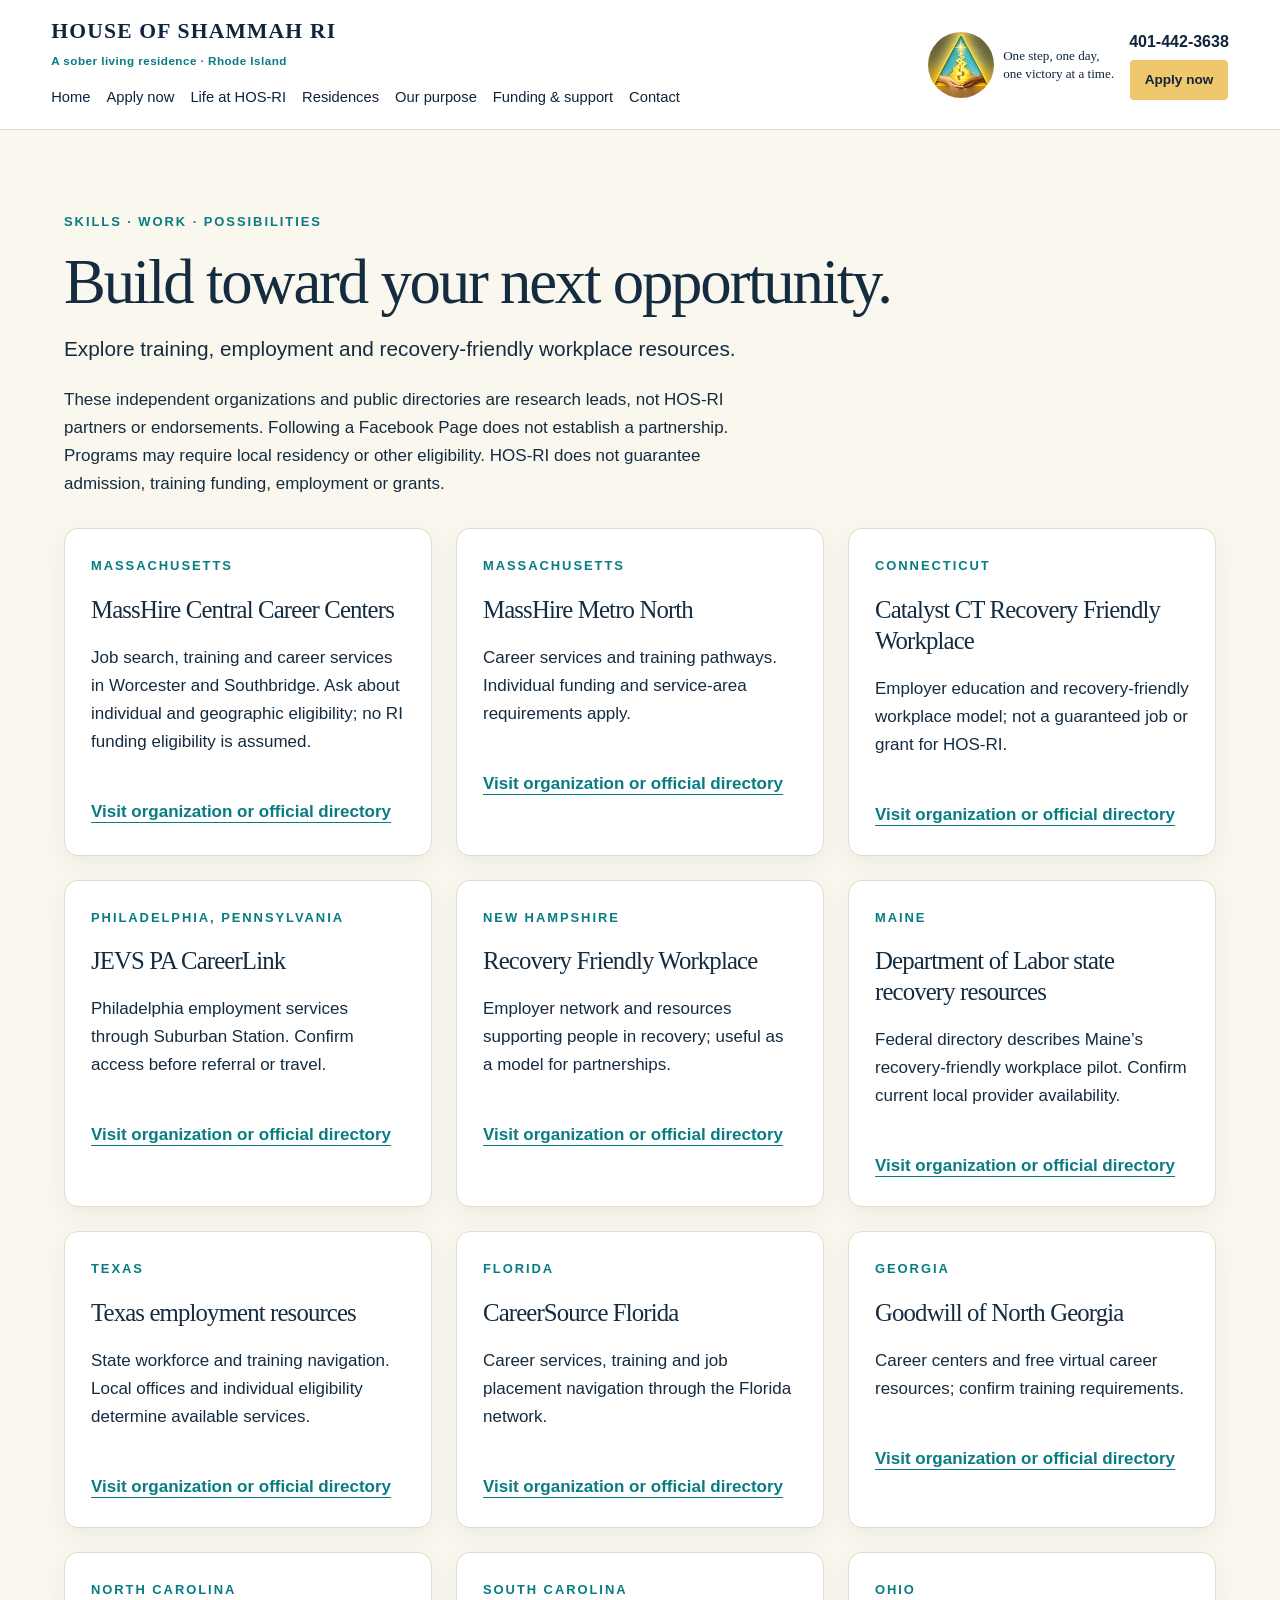
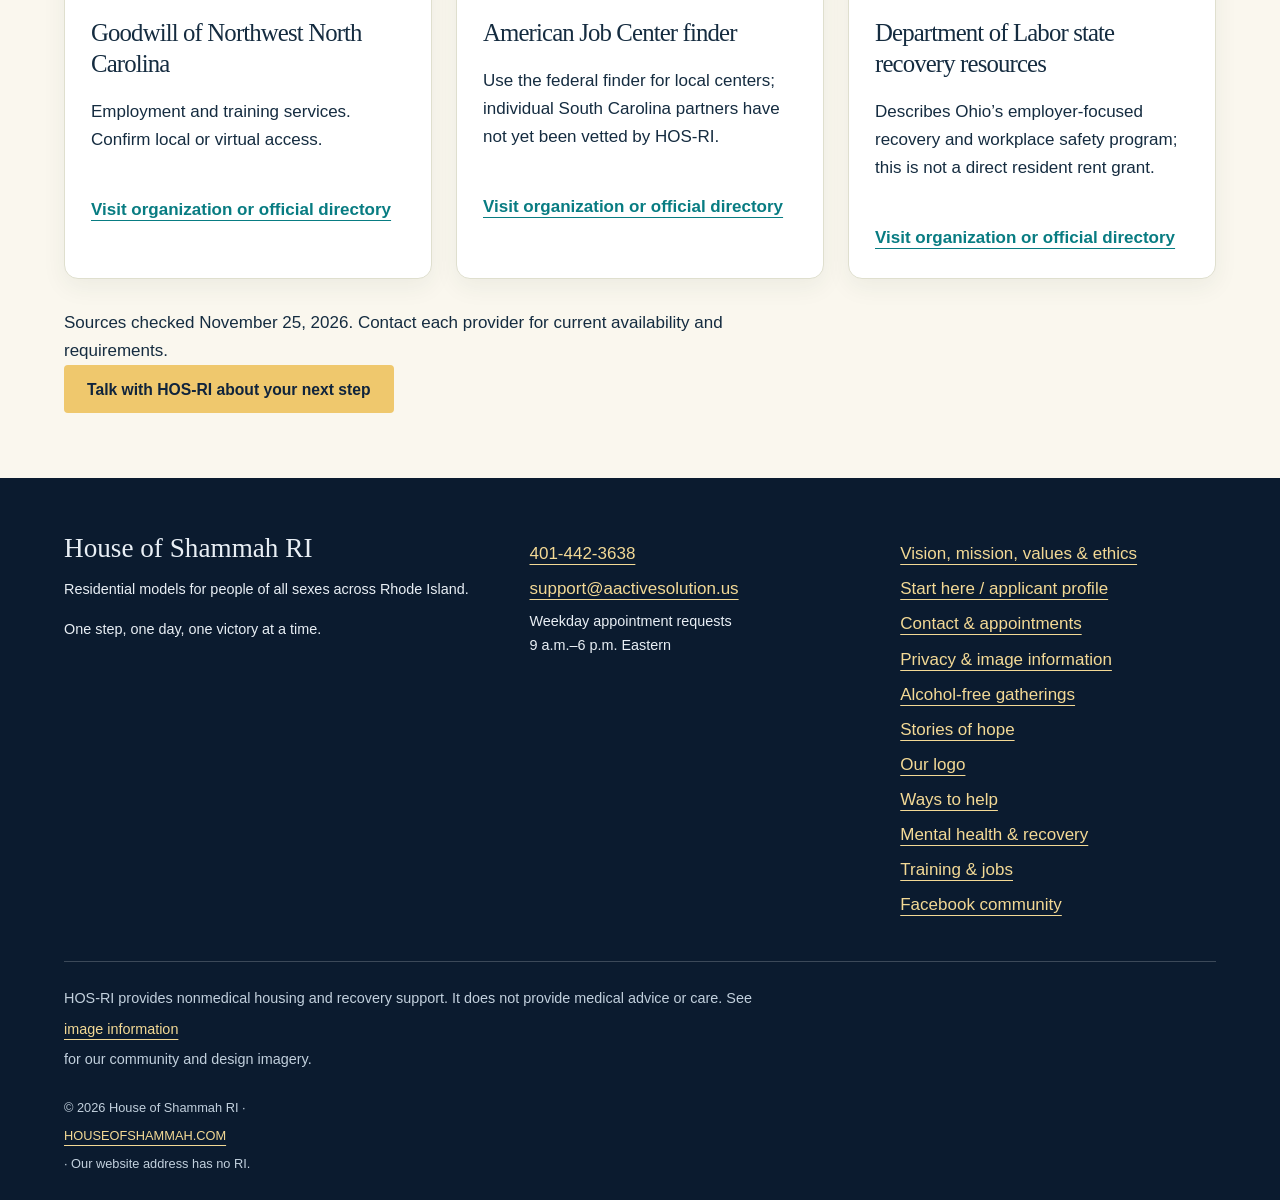
<file: community-resources.html>
<!doctype html><html lang="en"><head><meta charset="utf-8"><meta name="viewport" content="width=device-width,initial-scale=1"><title>Training jobs and community resources | House of Shammah RI</title><meta name="description" content="Explore external employment and skills resources beginning in Massachusetts and across other states."><meta name="theme-color" content="#10243c"><link rel="canonical" href="https://houseofshammah.com/community-resources.html"><link rel="icon" href="assets/refresh/hos-logo.jpg"><meta property="og:title" content="Vision Mission Values and Ethics | House of Shammah RI"><meta property="og:description" content="Read the House of Shammah RI vision, mission, values and ethics, with the full logo and approved statement frames."><meta property="og:image" content="https://houseofshammah.com/assets/refresh/welcome-casual.jpg"><link rel="stylesheet" href="redesign.css"><link rel="stylesheet" href="finishing.css"><script src="site.js?v=20261127-welcome" defer></script><link rel="stylesheet" href="journey.css?v=20261124-contacts"><link rel="stylesheet" href="community.css"></head><body><a class="skip" href="#main">Skip to content</a><header class="site-header"><div class="header-inner"><div class="navigation"><a class="wordmark" href="index.html">HOUSE OF SHAMMAH RI<span>A sober living residence · Rhode Island</span></a><button class="menu-toggle" aria-expanded="false" aria-controls="primary-nav">Menu</button><nav id="primary-nav" aria-label="Main navigation"><a href="index.html" >Home</a><a href="apply.html" >Apply now</a><a href="life.html" >Life at HOS-RI</a><a href="residence.html" >Residences</a><a href="purpose.html">Our purpose</a><a href="funding.html" >Funding & support</a><a href="contact.html" >Contact</a></nav></div><div class="header-contact"><a class="mini-brand" href="logo.html" aria-label="House of Shammah RI logo and tagline"><img src="assets/refresh/hos-logo.jpg" alt="House of Shammah RI gold and turquoise logo"><span>One step, one day,<br>one victory at a time.</span></a><div class="contact-actions"><a href="tel:14014423638">401-442-3638</a><a class="button gold small" href="apply.html">Apply now</a></div></div></div><div class="compact-tagline">One step, one day, one victory at a time.</div></header><main id="main" class="community-page"><section class="section"><p class="eyebrow">Skills · work · possibilities</p><h1>Build toward your next opportunity.</h1><p class="lead">Explore training, employment and recovery-friendly workplace resources.</p><p>These independent organizations and public directories are research leads, not HOS-RI partners or endorsements. Following a Facebook Page does not establish a partnership. Programs may require local residency or other eligibility. HOS-RI does not guarantee admission, training funding, employment or grants.</p><div class="cards"><article><p class="eyebrow">Massachusetts</p><h2>MassHire Central Career Centers</h2><p>Job search, training and career services in Worcester and Southbridge. Ask about individual and geographic eligibility; no RI funding eligibility is assumed.</p><a class="text-link" href="https://masshirecentralcc.com/">Visit organization or official directory</a></article><article><p class="eyebrow">Massachusetts</p><h2>MassHire Metro North</h2><p>Career services and training pathways. Individual funding and service-area requirements apply.</p><a class="text-link" href="https://masshiremetronorth.org/jobseekers/">Visit organization or official directory</a></article><article><p class="eyebrow">Connecticut</p><h2>Catalyst CT Recovery Friendly Workplace</h2><p>Employer education and recovery-friendly workplace model; not a guaranteed job or grant for HOS-RI.</p><a class="text-link" href="https://catalystct.org/the-hub/recovery-friendly-workplace/">Visit organization or official directory</a></article><article><p class="eyebrow">Philadelphia, Pennsylvania</p><h2>JEVS PA CareerLink</h2><p>Philadelphia employment services through Suburban Station. Confirm access before referral or travel.</p><a class="text-link" href="https://www.jevshumanservices.org/program/careerlink/">Visit organization or official directory</a></article><article><p class="eyebrow">New Hampshire</p><h2>Recovery Friendly Workplace</h2><p>Employer network and resources supporting people in recovery; useful as a model for partnerships.</p><a class="text-link" href="https://www.recoveryfriendlyworkplace.com/">Visit organization or official directory</a></article><article><p class="eyebrow">Maine</p><h2>Department of Labor state recovery resources</h2><p>Federal directory describes Maine’s recovery-friendly workplace pilot. Confirm current local provider availability.</p><a class="text-link" href="https://www.dol.gov/agencies/eta/RRW-hub/additional-resources/state-resources">Visit organization or official directory</a></article><article><p class="eyebrow">Texas</p><h2>Texas employment resources</h2><p>State workforce and training navigation. Local offices and individual eligibility determine available services.</p><a class="text-link" href="https://www.texas.gov/family-support-services/jobs">Visit organization or official directory</a></article><article><p class="eyebrow">Florida</p><h2>CareerSource Florida</h2><p>Career services, training and job placement navigation through the Florida network.</p><a class="text-link" href="https://careersourceflorida.com/career-services/">Visit organization or official directory</a></article><article><p class="eyebrow">Georgia</p><h2>Goodwill of North Georgia</h2><p>Career centers and free virtual career resources; confirm training requirements.</p><a class="text-link" href="https://www.goodwillng.org/putting-people-to-work/explore-our-career-centers/">Visit organization or official directory</a></article><article><p class="eyebrow">North Carolina</p><h2>Goodwill of Northwest North Carolina</h2><p>Employment and training services. Confirm local or virtual access.</p><a class="text-link" href="https://www.goodwillnwnc.org/programs-and-services/">Visit organization or official directory</a></article><article><p class="eyebrow">South Carolina</p><h2>American Job Center finder</h2><p>Use the federal finder for local centers; individual South Carolina partners have not yet been vetted by HOS-RI.</p><a class="text-link" href="https://www.careeronestop.org/LocalHelp/AmericanJobCenters/find-american-job-centers.aspx">Visit organization or official directory</a></article><article><p class="eyebrow">Ohio</p><h2>Department of Labor state recovery resources</h2><p>Describes Ohio’s employer-focused recovery and workplace safety program; this is not a direct resident rent grant.</p><a class="text-link" href="https://www.dol.gov/agencies/eta/RRW-hub/additional-resources/state-resources">Visit organization or official directory</a></article></div><p>Sources checked November 25, 2026. Contact each provider for current availability and requirements.</p><a class="button gold" href="apply.html#first-step">Talk with HOS-RI about your next step</a></section></main><footer><div class="footer-grid"><div><strong>House of Shammah RI</strong><p>Residential models for people of all sexes across Rhode Island.</p><p>One step, one day, one victory at a time.</p></div><div><a href="tel:14014423638">401-442-3638</a><a href="mailto:support@aactivesolution.us">support@aactivesolution.us</a><p>Weekday appointment requests<br>9 a.m.–6 p.m. Eastern</p></div><div><a href="purpose.html">Vision, mission, values & ethics</a><a href="apply.html">Start here / applicant profile</a><a href="contact.html">Contact & appointments</a><a href="privacy.html">Privacy & image information</a><a href="alcohol-free.html">Alcohol-free gatherings</a><a href="stories.html">Stories of hope</a><a href="logo.html">Our logo</a><a href="support.html">Ways to help</a><a href="wellbeing.html">Mental health &amp; recovery</a><a href="community-resources.html">Training &amp; jobs</a><a href="https://www.facebook.com/profile.php?id=61596578085756">Facebook community</a></div></div><p class="footer-note">HOS-RI provides nonmedical housing and recovery support. It does not provide medical advice or care. See <a href="privacy.html">image information</a> for our community and design imagery.</p><p class="copyright">© 2026 House of Shammah RI · <a href="https://houseofshammah.com">HOUSEOFSHAMMAH.COM</a> · Our website address has no RI.</p></footer><dialog id="image-dialog"><button class="dialog-close" aria-label="Close enlarged image">Close</button><img alt=""><p></p></dialog><aside class="followup-invite" id="followup-invite" aria-labelledby="followup-title" hidden><button type="button" class="followup-close" aria-label="Dismiss application invitation">Close</button><p class="eyebrow">A warm invitation</p><h2 id="followup-title">Ready for your next step?</h2><p>Your questions are welcome. Begin with a short contact request, or keep exploring at your pace.</p><a class="button gold" href="apply.html#first-step">Continue to the application</a><button type="button" class="text-button followup-later">Not now</button></aside></body></html>
</file>
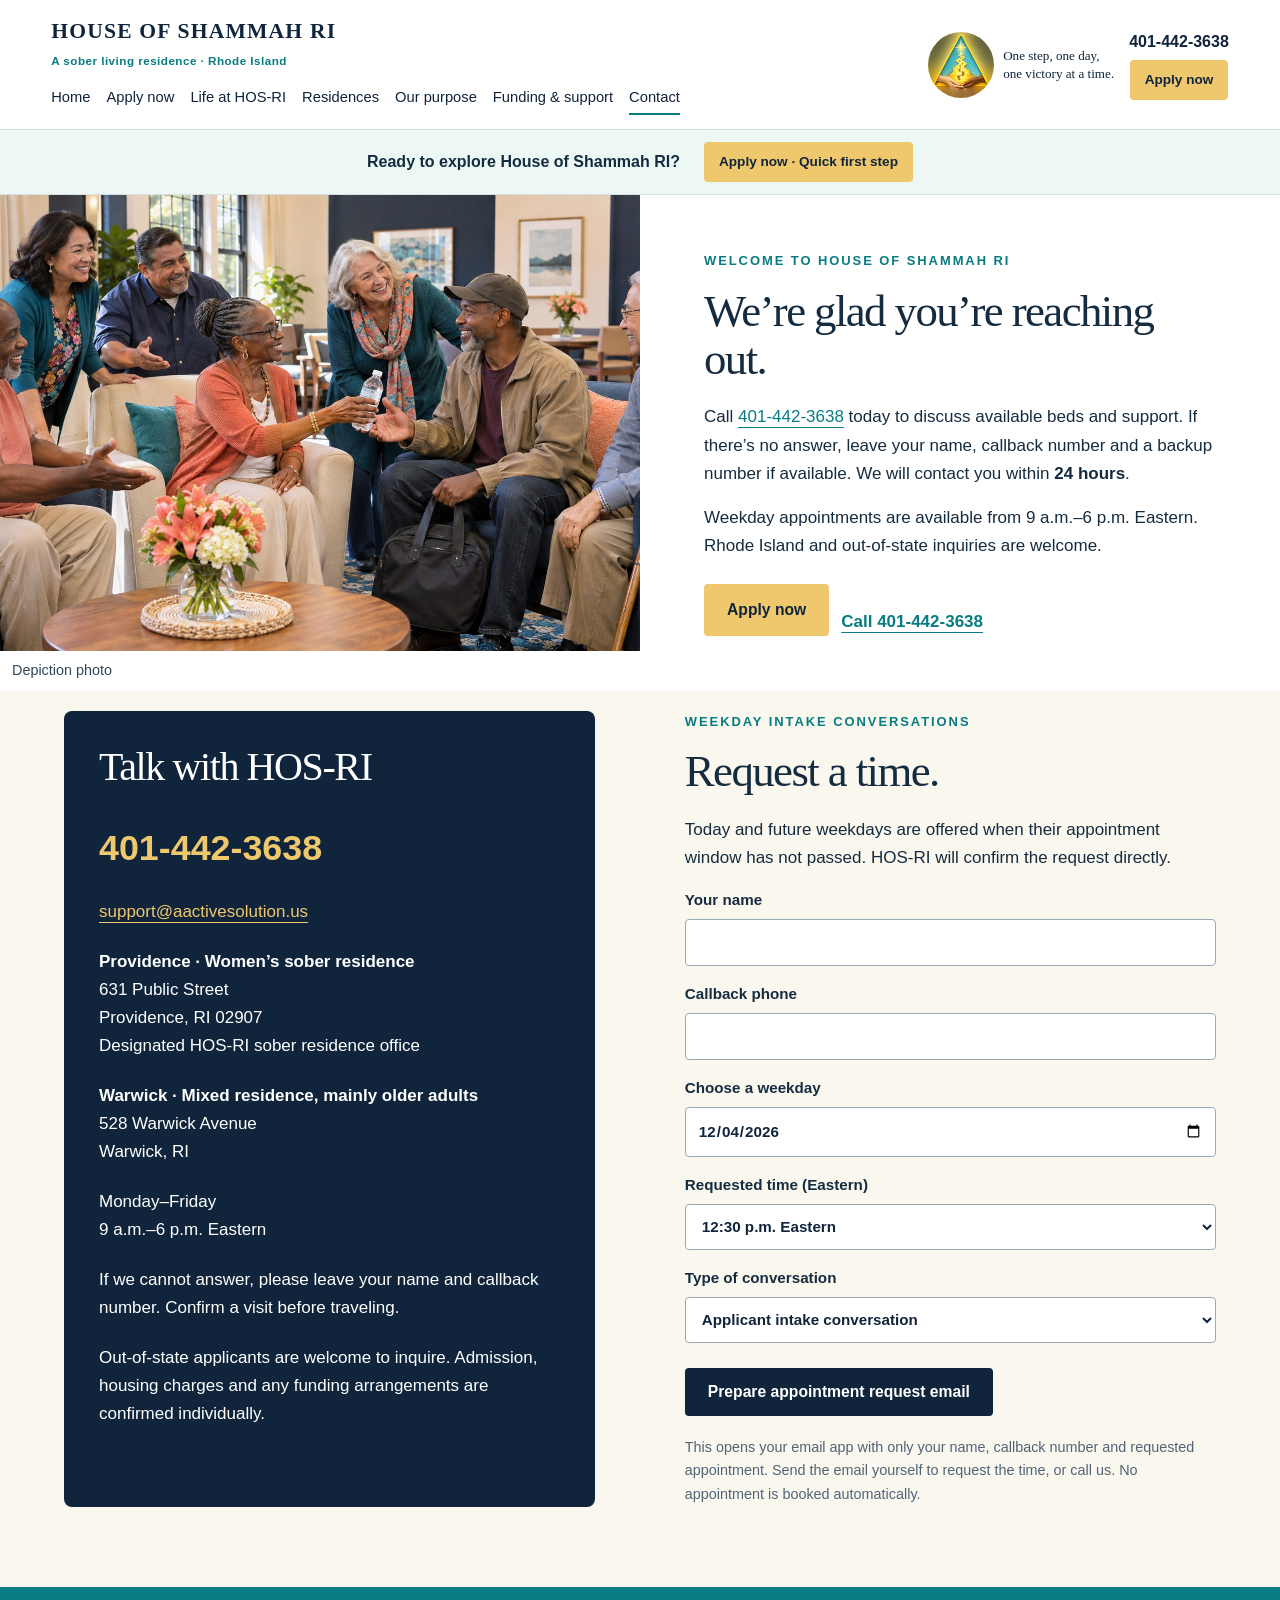
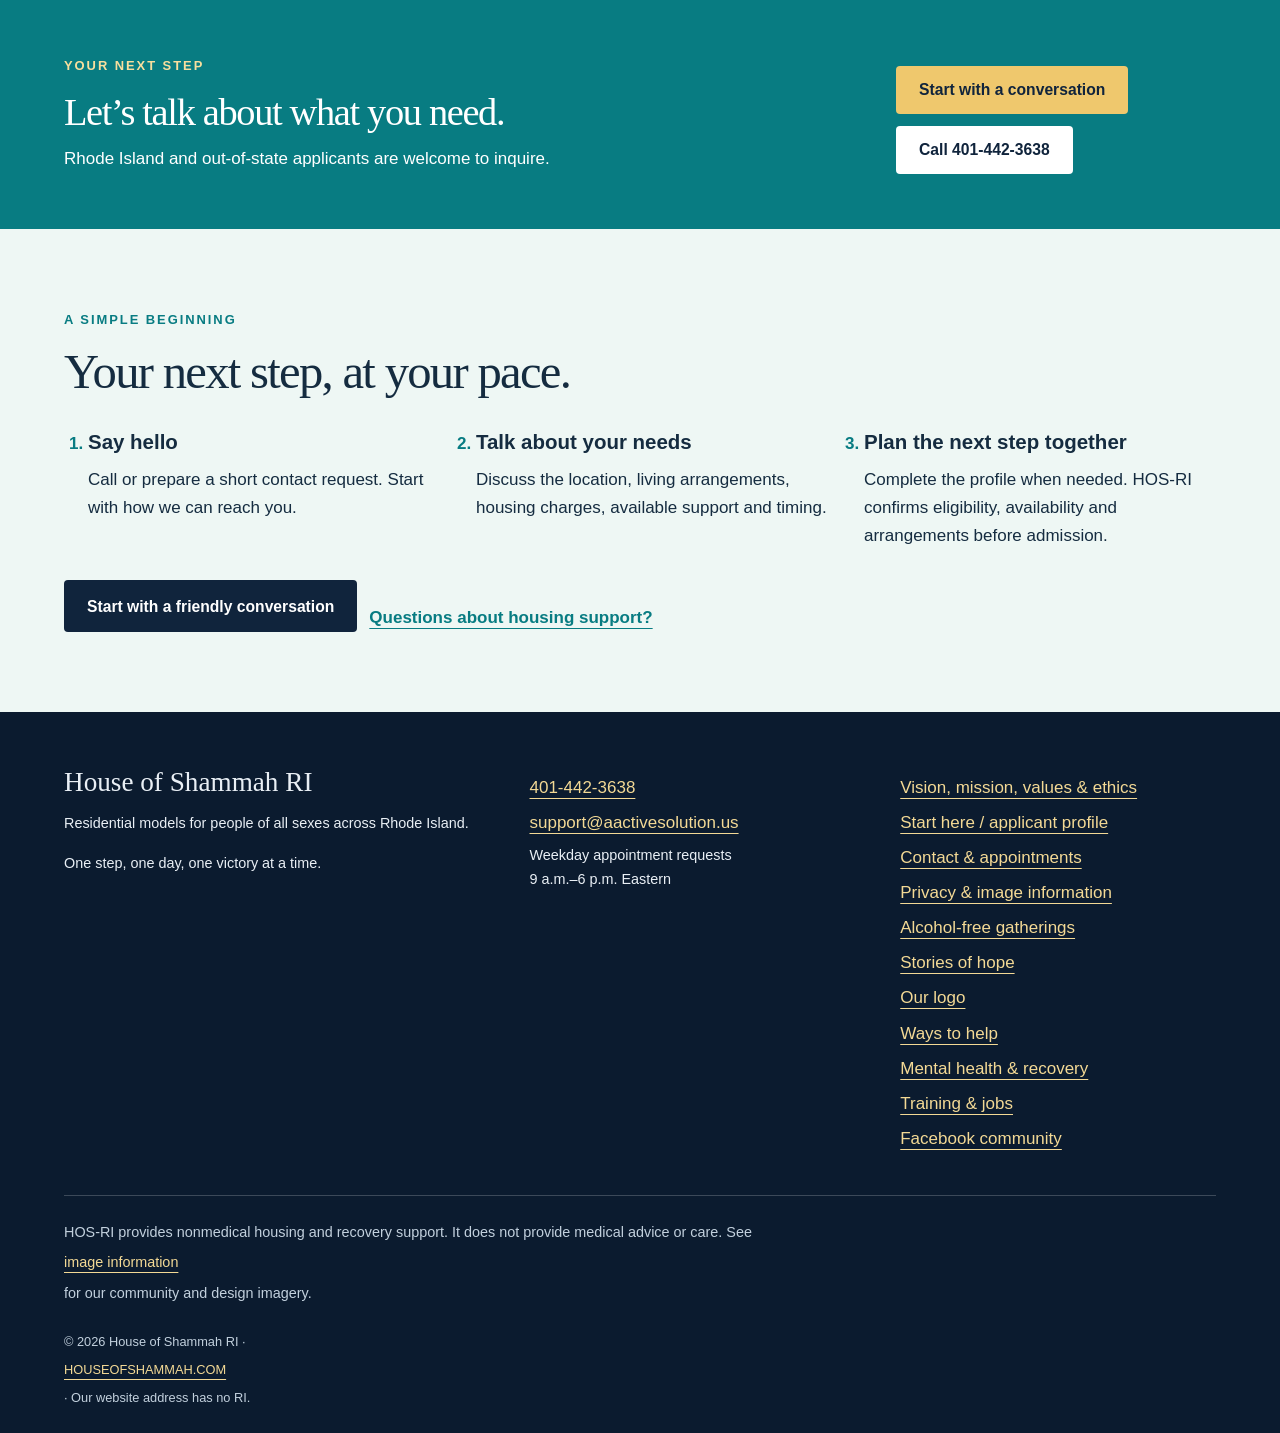
<file: contact.html>
<!doctype html><html lang="en"><head><meta charset="utf-8"><meta name="viewport" content="width=device-width,initial-scale=1"><title>Contact and Weekday Appointments | House of Shammah RI</title><meta name="description" content="Contact House of Shammah RI in Providence, Rhode Island at 401-442-3638. Request a weekday appointment from 9 a.m. to 6 p.m. Eastern."><meta name="theme-color" content="#10243c"><link rel="canonical" href="https://houseofshammah.com/contact.html"><link rel="icon" href="assets/refresh/hos-logo.jpg"><meta property="og:title" content="Contact and Weekday Appointments | House of Shammah RI"><meta property="og:description" content="Contact House of Shammah RI in Providence, Rhode Island at 401-442-3638. Request a weekday appointment from 9 a.m. to 6 p.m. Eastern."><meta property="og:image" content="https://houseofshammah.com/assets/refresh/welcome-casual.jpg"><link rel="stylesheet" href="redesign.css"><link rel="stylesheet" href="finishing.css"><script src="site.js?v=20261127-welcome" defer></script><link rel="stylesheet" href="journey.css?v=20261124-contacts"></head><body><a class="skip" href="#main">Skip to content</a><header class="site-header"><div class="header-inner"><div class="navigation"><a class="wordmark" href="index.html">HOUSE OF SHAMMAH RI<span>A sober living residence · Rhode Island</span></a><button class="menu-toggle" aria-expanded="false" aria-controls="primary-nav">Menu</button><nav id="primary-nav" aria-label="Main navigation"><a href="index.html" >Home</a><a href="apply.html" >Apply now</a><a href="life.html" >Life at HOS-RI</a><a href="residence.html" >Residences</a><a href="purpose.html" >Our purpose</a><a href="funding.html" >Funding & support</a><a href="contact.html" aria-current=page>Contact</a></nav></div><div class="header-contact"><a class="mini-brand" href="logo.html" aria-label="House of Shammah RI logo and tagline"><img src="assets/refresh/hos-logo.jpg" alt="House of Shammah RI gold and turquoise logo"><span>One step, one day,<br>one victory at a time.</span></a><div class="contact-actions"><a href="tel:14014423638">401-442-3638</a><a class="button gold small" href="apply.html">Apply now</a></div></div></div><div class="compact-tagline">One step, one day, one victory at a time.</div></header><main id="main"><div class="application-invite"><strong>Ready to explore House of Shammah RI?</strong><a class="button gold small" href="apply.html#first-step">Apply now · Quick first step</a></div><section class="welcome-hero"><figure><img src="assets/refresh/diverse-adult-welcome.jpg" alt="A welcoming HOS-RI community scene with adults from diverse backgrounds" fetchpriority="high"><figcaption>Depiction photo</figcaption></figure><div class="welcome-copy"><p class="eyebrow">Welcome to House of Shammah RI</p><h1>We’re glad you’re reaching out.</h1><p>Call <a href="tel:14014423638">401-442-3638</a> today to discuss available beds and support. If there’s no answer, leave your name, callback number and a backup number if available. We will contact you within <strong>24 hours</strong>.</p><p>Weekday appointments are available from 9 a.m.–6 p.m. Eastern. Rhode Island and out-of-state inquiries are welcome.</p><div class="buttons"><a class="button gold" href="apply.html#first-step">Apply now</a><a class="text-link" href="tel:14014423638">Call 401-442-3638</a></div></div></section><section class="section contact-grid"><div class="contact-block"><h2>Talk with HOS-RI</h2><a class="big-phone" href="tel:14014423638">401-442-3638</a><a href="mailto:support@aactivesolution.us">support@aactivesolution.us</a><p><strong>Providence · Women’s sober residence</strong><br>631 Public Street<br>Providence, RI 02907<br>Designated HOS-RI sober residence office</p><p><strong>Warwick · Mixed residence, mainly older adults</strong><br>528 Warwick Avenue<br>Warwick, RI</p><p>Monday–Friday<br>9 a.m.–6 p.m. Eastern</p><p>If we cannot answer, please leave your name and callback number. Confirm a visit before traveling.</p><p>Out-of-state applicants are welcome to inquire. Admission, housing charges and any funding arrangements are confirmed individually.</p></div><form id="appointment" class="appointment-form"><p class="eyebrow">Weekday intake conversations</p><h2>Request a time.</h2><p>Today and future weekdays are offered when their appointment window has not passed. HOS-RI will confirm the request directly.</p><label>Your name<input name="request-name" required maxlength="120" autocomplete="name"></label><label>Callback phone<input name="request-phone" type="tel" required maxlength="40" autocomplete="tel"></label><label>Choose a weekday<input name="request-date" type="date" required></label><label>Requested time (Eastern)<select name="request-time" required></select></label><label>Type of conversation<select name="request-type"><option>Applicant intake conversation</option><option>Residence tour inquiry</option><option>Referral partner inquiry</option></select></label><button class="button navy" type="submit">Prepare appointment request email</button><p id="appointment-status" role="status" aria-live="polite"></p><p class="form-note">This opens your email app with only your name, callback number and requested appointment. Send the email yourself to request the time, or call us. No appointment is booked automatically.</p></form></section><section class="cta"><div><p class="eyebrow">Your next step</p><h2>Let’s talk about what you need.</h2><p>Rhode Island and out-of-state applicants are welcome to inquire.</p></div><div class="buttons"><a class="button gold" href="apply.html">Start with a conversation</a><a class="button light" href="tel:14014423638">Call 401-442-3638</a></div></section><section class="section next-steps"><p class="eyebrow">A simple beginning</p><h2>Your next step, at your pace.</h2><ol class="journey-steps"><li><h3>Say hello</h3><p>Call or prepare a short contact request. Start with how we can reach you.</p></li><li><h3>Talk about your needs</h3><p>Discuss the location, living arrangements, housing charges, available support and timing.</p></li><li><h3>Plan the next step together</h3><p>Complete the profile when needed. HOS-RI confirms eligibility, availability and arrangements before admission.</p></li></ol><div class="buttons"><a class="button navy" href="apply.html#first-step">Start with a friendly conversation</a><a class="text-link" href="funding.html">Questions about housing support?</a></div></section></main><footer><div class="footer-grid"><div><strong>House of Shammah RI</strong><p>Residential models for people of all sexes across Rhode Island.</p><p>One step, one day, one victory at a time.</p></div><div><a href="tel:14014423638">401-442-3638</a><a href="mailto:support@aactivesolution.us">support@aactivesolution.us</a><p>Weekday appointment requests<br>9 a.m.–6 p.m. Eastern</p></div><div><a href="purpose.html">Vision, mission, values & ethics</a><a href="apply.html">Start here / applicant profile</a><a href="contact.html">Contact & appointments</a><a href="privacy.html">Privacy & image information</a><a href="alcohol-free.html">Alcohol-free gatherings</a><a href="stories.html">Stories of hope</a><a href="logo.html">Our logo</a><a href="support.html">Ways to help</a><a href="wellbeing.html">Mental health &amp; recovery</a><a href="community-resources.html">Training &amp; jobs</a><a href="https://www.facebook.com/profile.php?id=61596578085756">Facebook community</a></div></div><p class="footer-note">HOS-RI provides nonmedical housing and recovery support. It does not provide medical advice or care. See <a href="privacy.html">image information</a> for our community and design imagery.</p><p class="copyright">© 2026 House of Shammah RI · <a href="https://houseofshammah.com">HOUSEOFSHAMMAH.COM</a> · Our website address has no RI.</p></footer><dialog id="image-dialog"><button class="dialog-close" aria-label="Close enlarged image">Close</button><img alt=""><p></p></dialog><aside class="followup-invite" id="followup-invite" aria-labelledby="followup-title" hidden><button type="button" class="followup-close" aria-label="Dismiss application invitation">Close</button><p class="eyebrow">A warm invitation</p><h2 id="followup-title">Ready for your next step?</h2><p>Your questions are welcome. Begin with a short contact request, or keep exploring at your pace.</p><a class="button gold" href="apply.html#first-step">Continue to the application</a><button type="button" class="text-button followup-later">Not now</button></aside></body></html>
</file>
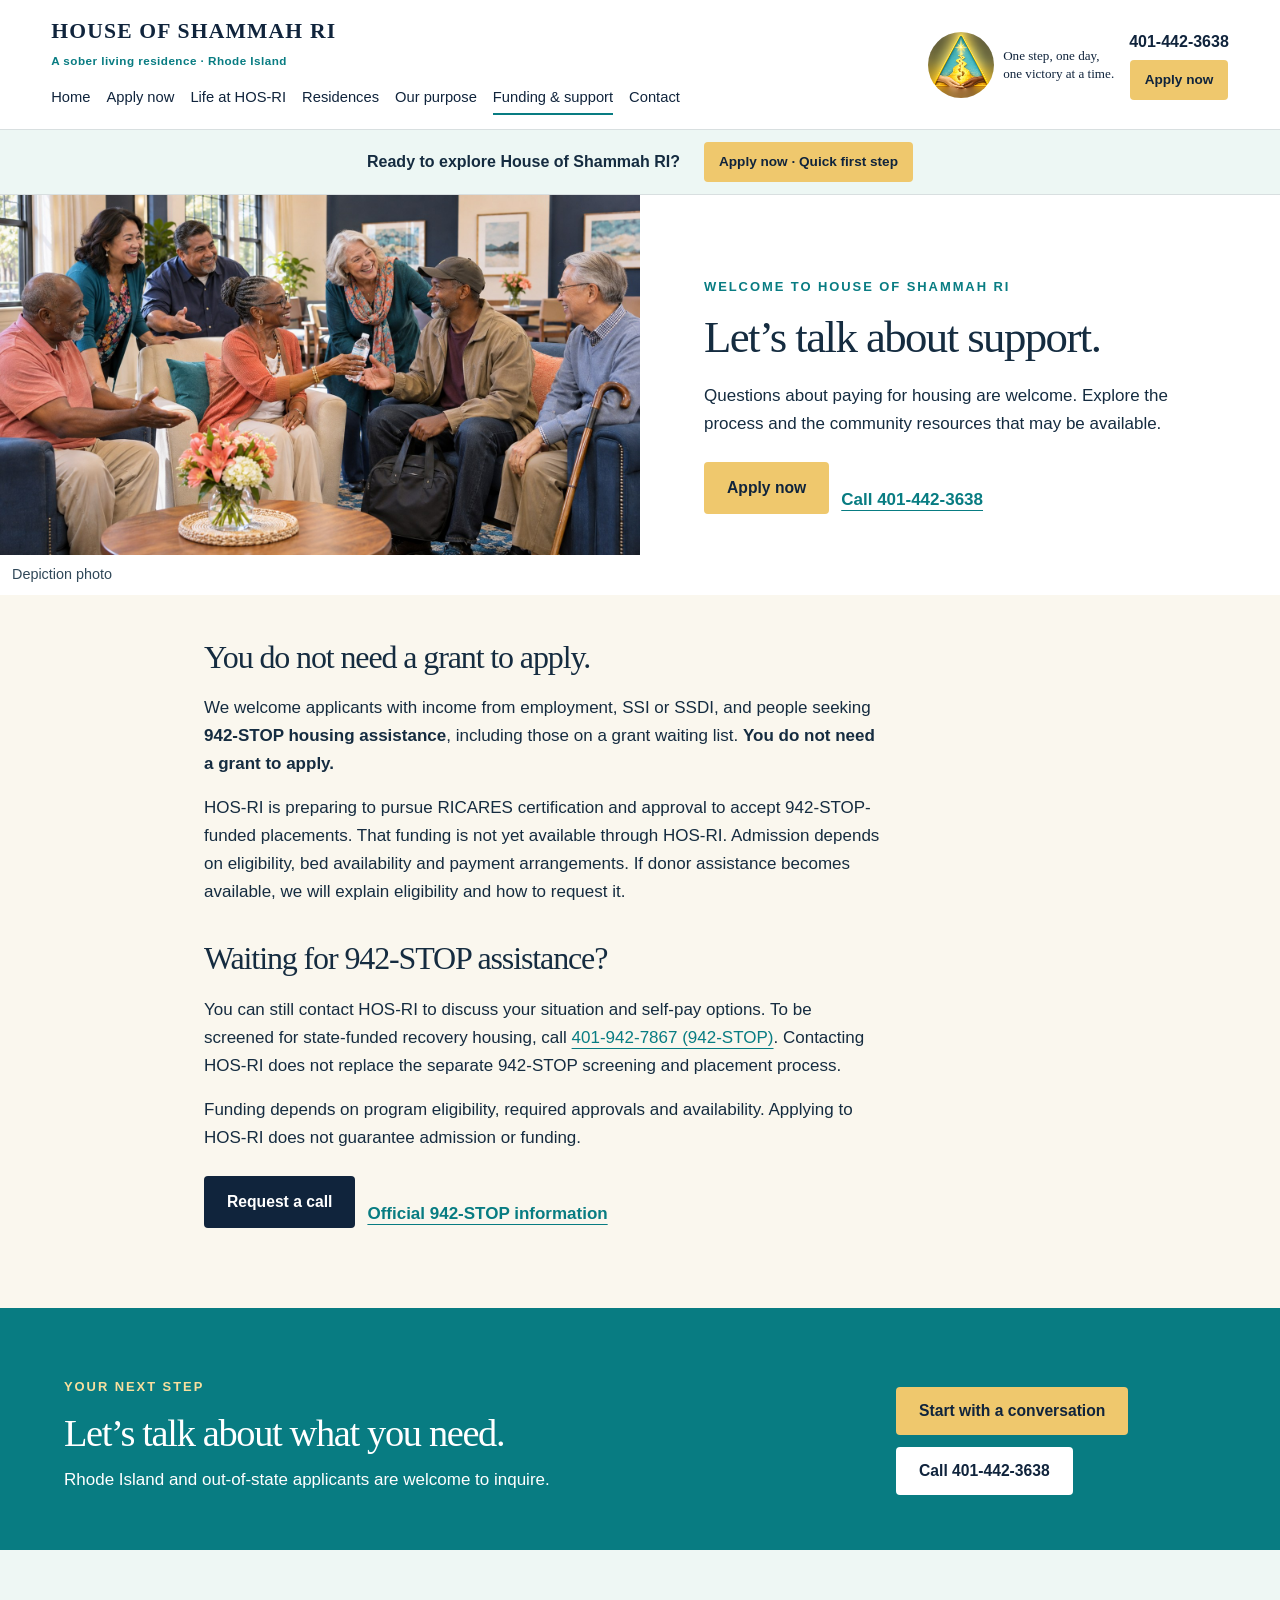
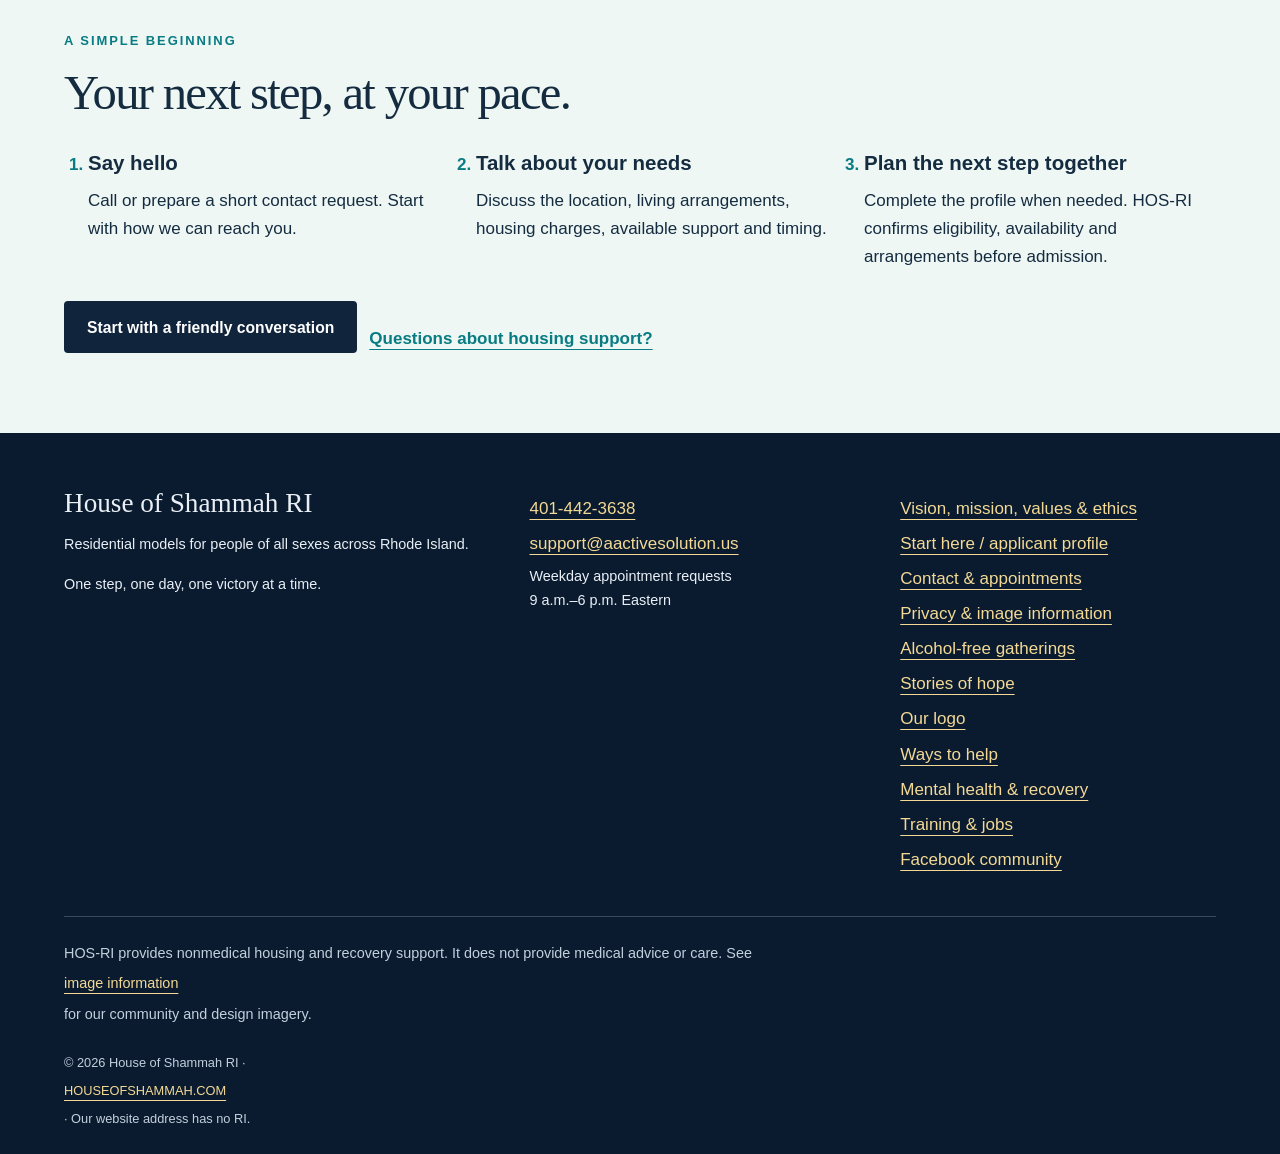
<file: funding.html>
<!doctype html><html lang="en"><head><meta charset="utf-8"><meta name="viewport" content="width=device-width,initial-scale=1"><title>Funding and Community Support | House of Shammah RI</title><meta name="description" content="Explore House of Shammah RI funding goals, Rhode Island 942-STOP screening and community support. Funding and residence approval are not guaranteed."><meta name="theme-color" content="#10243c"><link rel="canonical" href="https://houseofshammah.com/funding.html"><link rel="icon" href="assets/refresh/hos-logo.jpg"><meta property="og:title" content="Funding and Community Support | House of Shammah RI"><meta property="og:description" content="Explore House of Shammah RI funding goals, Rhode Island 942-STOP screening and community support. Funding and residence approval are not guaranteed."><meta property="og:image" content="https://houseofshammah.com/assets/refresh/welcome-casual.jpg"><link rel="stylesheet" href="redesign.css"><link rel="stylesheet" href="finishing.css"><script src="site.js?v=20261127-welcome" defer></script><link rel="stylesheet" href="journey.css?v=20261124-contacts"></head><body><a class="skip" href="#main">Skip to content</a><header class="site-header"><div class="header-inner"><div class="navigation"><a class="wordmark" href="index.html">HOUSE OF SHAMMAH RI<span>A sober living residence · Rhode Island</span></a><button class="menu-toggle" aria-expanded="false" aria-controls="primary-nav">Menu</button><nav id="primary-nav" aria-label="Main navigation"><a href="index.html" >Home</a><a href="apply.html" >Apply now</a><a href="life.html" >Life at HOS-RI</a><a href="residence.html" >Residences</a><a href="purpose.html" >Our purpose</a><a href="funding.html" aria-current=page>Funding & support</a><a href="contact.html" >Contact</a></nav></div><div class="header-contact"><a class="mini-brand" href="logo.html" aria-label="House of Shammah RI logo and tagline"><img src="assets/refresh/hos-logo.jpg" alt="House of Shammah RI gold and turquoise logo"><span>One step, one day,<br>one victory at a time.</span></a><div class="contact-actions"><a href="tel:14014423638">401-442-3638</a><a class="button gold small" href="apply.html">Apply now</a></div></div></div><div class="compact-tagline">One step, one day, one victory at a time.</div></header><main id="main"><div class="application-invite"><strong>Ready to explore House of Shammah RI?</strong><a class="button gold small" href="apply.html#first-step">Apply now · Quick first step</a></div><section class="welcome-hero"><figure><img src="assets/refresh/diverse-adult-welcome.jpg" alt="A welcoming HOS-RI community scene with adults from diverse backgrounds" fetchpriority="high"><figcaption>Depiction photo</figcaption></figure><div class="welcome-copy"><p class="eyebrow">Welcome to House of Shammah RI</p><h1>Let’s talk about support.</h1><p>Questions about paying for housing are welcome. Explore the process and the community resources that may be available.</p><div class="buttons"><a class="button gold" href="apply.html#first-step">Apply now</a><a class="text-link" href="tel:14014423638">Call 401-442-3638</a></div></div></section><section class="section prose"><h2>You do not need a grant to apply.</h2><p>We welcome applicants with income from employment, SSI or SSDI, and people seeking <strong>942-STOP housing assistance</strong>, including those on a grant waiting list. <strong>You do not need a grant to apply.</strong></p><p>HOS-RI is preparing to pursue RICARES certification and approval to accept 942-STOP-funded placements. That funding is not yet available through HOS-RI. Admission depends on eligibility, bed availability and payment arrangements. If donor assistance becomes available, we will explain eligibility and how to request it.</p><h2>Waiting for 942-STOP assistance?</h2><p>You can still contact HOS-RI to discuss your situation and self-pay options. To be screened for state-funded recovery housing, call <a href="tel:14019427867">401-942-7867 (942-STOP)</a>. Contacting HOS-RI does not replace the separate 942-STOP screening and placement process.</p><p>Funding depends on program eligibility, required approvals and availability. Applying to HOS-RI does not guarantee admission or funding.</p><div class="buttons"><a class="button navy" href="apply.html#first-step">Request a call</a><a class="text-link" href="https://recoveryfriendly.ri.gov/recovery-housing/eligibility-how-apply" target="_blank" rel="noopener">Official 942-STOP information</a></div></section><section class="cta"><div><p class="eyebrow">Your next step</p><h2>Let’s talk about what you need.</h2><p>Rhode Island and out-of-state applicants are welcome to inquire.</p></div><div class="buttons"><a class="button gold" href="apply.html">Start with a conversation</a><a class="button light" href="tel:14014423638">Call 401-442-3638</a></div></section><section class="section next-steps"><p class="eyebrow">A simple beginning</p><h2>Your next step, at your pace.</h2><ol class="journey-steps"><li><h3>Say hello</h3><p>Call or prepare a short contact request. Start with how we can reach you.</p></li><li><h3>Talk about your needs</h3><p>Discuss the location, living arrangements, housing charges, available support and timing.</p></li><li><h3>Plan the next step together</h3><p>Complete the profile when needed. HOS-RI confirms eligibility, availability and arrangements before admission.</p></li></ol><div class="buttons"><a class="button navy" href="apply.html#first-step">Start with a friendly conversation</a><a class="text-link" href="funding.html">Questions about housing support?</a></div></section></main><footer><div class="footer-grid"><div><strong>House of Shammah RI</strong><p>Residential models for people of all sexes across Rhode Island.</p><p>One step, one day, one victory at a time.</p></div><div><a href="tel:14014423638">401-442-3638</a><a href="mailto:support@aactivesolution.us">support@aactivesolution.us</a><p>Weekday appointment requests<br>9 a.m.–6 p.m. Eastern</p></div><div><a href="purpose.html">Vision, mission, values & ethics</a><a href="apply.html">Start here / applicant profile</a><a href="contact.html">Contact & appointments</a><a href="privacy.html">Privacy & image information</a><a href="alcohol-free.html">Alcohol-free gatherings</a><a href="stories.html">Stories of hope</a><a href="logo.html">Our logo</a><a href="support.html">Ways to help</a><a href="wellbeing.html">Mental health &amp; recovery</a><a href="community-resources.html">Training &amp; jobs</a><a href="https://www.facebook.com/profile.php?id=61596578085756">Facebook community</a></div></div><p class="footer-note">HOS-RI provides nonmedical housing and recovery support. It does not provide medical advice or care. See <a href="privacy.html">image information</a> for our community and design imagery.</p><p class="copyright">© 2026 House of Shammah RI · <a href="https://houseofshammah.com">HOUSEOFSHAMMAH.COM</a> · Our website address has no RI.</p></footer><dialog id="image-dialog"><button class="dialog-close" aria-label="Close enlarged image">Close</button><img alt=""><p></p></dialog><aside class="followup-invite" id="followup-invite" aria-labelledby="followup-title" hidden><button type="button" class="followup-close" aria-label="Dismiss application invitation">Close</button><p class="eyebrow">A warm invitation</p><h2 id="followup-title">Ready for your next step?</h2><p>Your questions are welcome. Begin with a short contact request, or keep exploring at your pace.</p><a class="button gold" href="apply.html#first-step">Continue to the application</a><button type="button" class="text-button followup-later">Not now</button></aside></body></html>
</file>
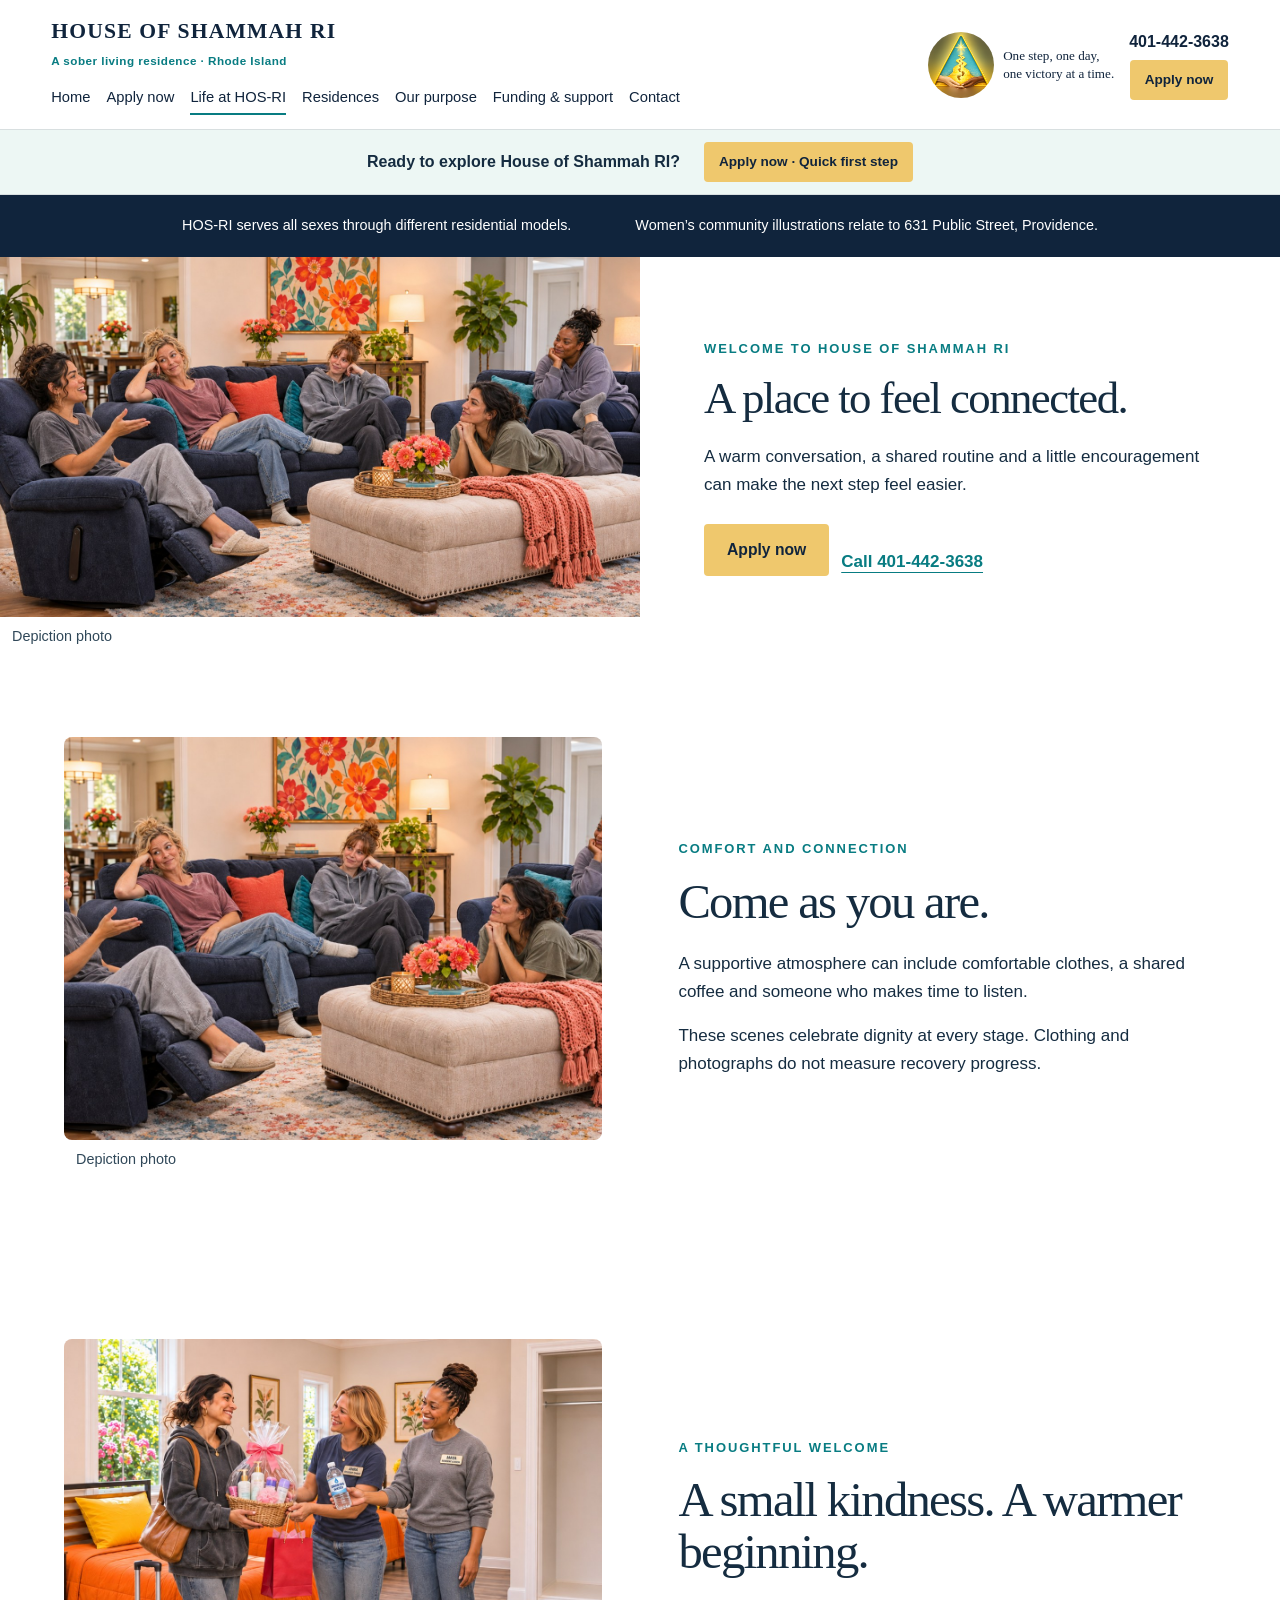
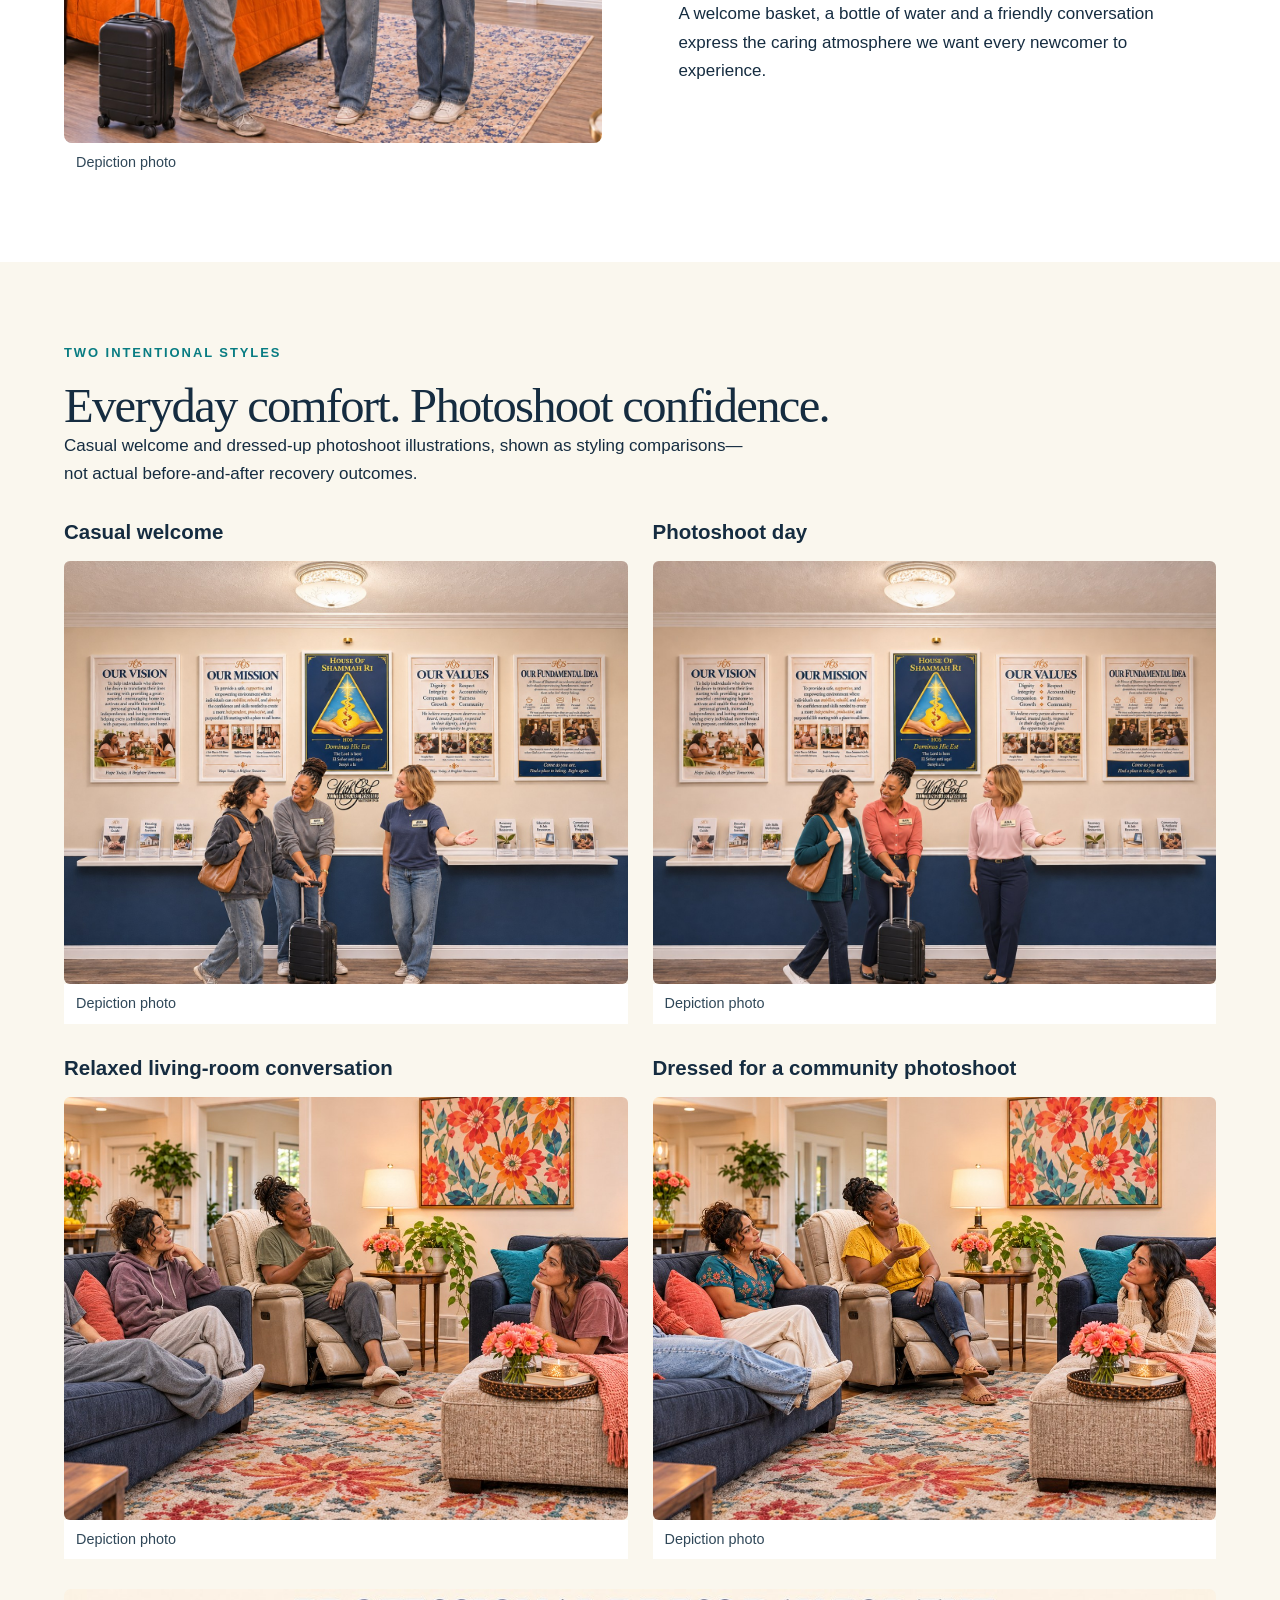
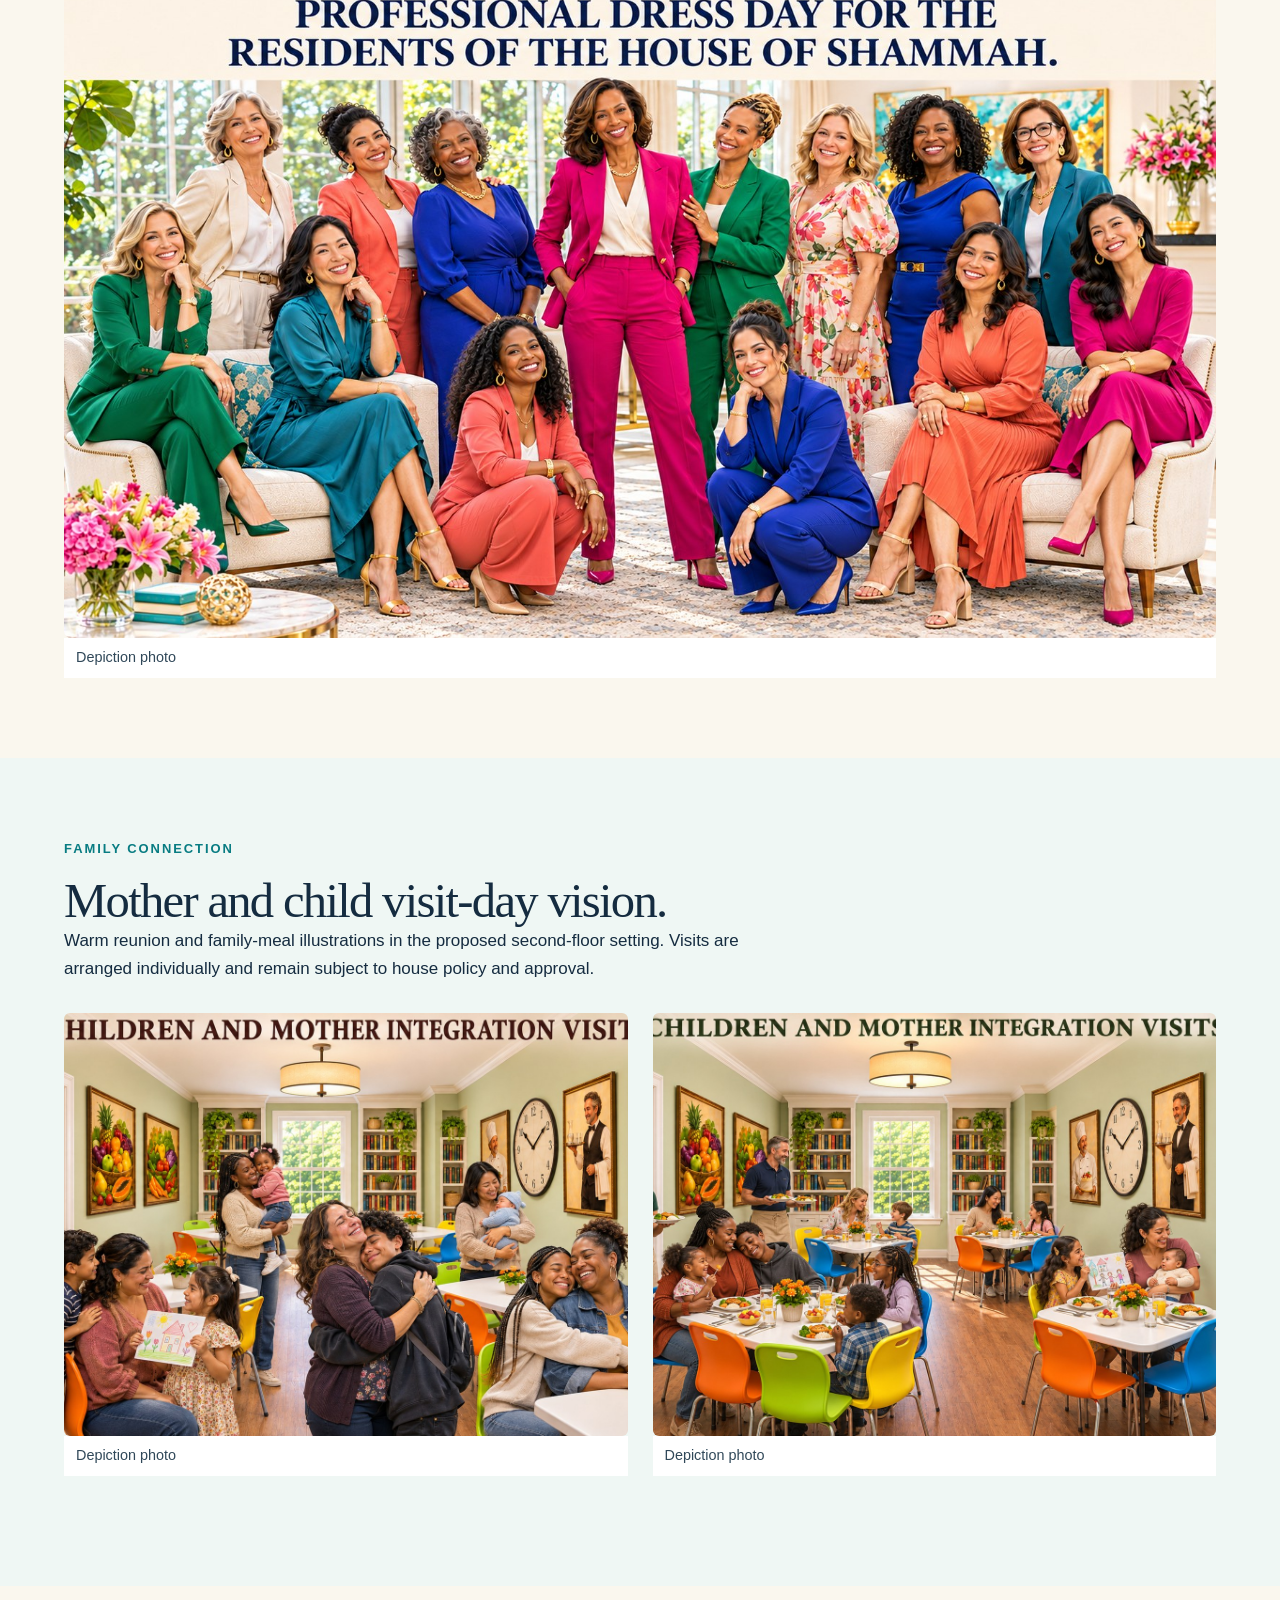
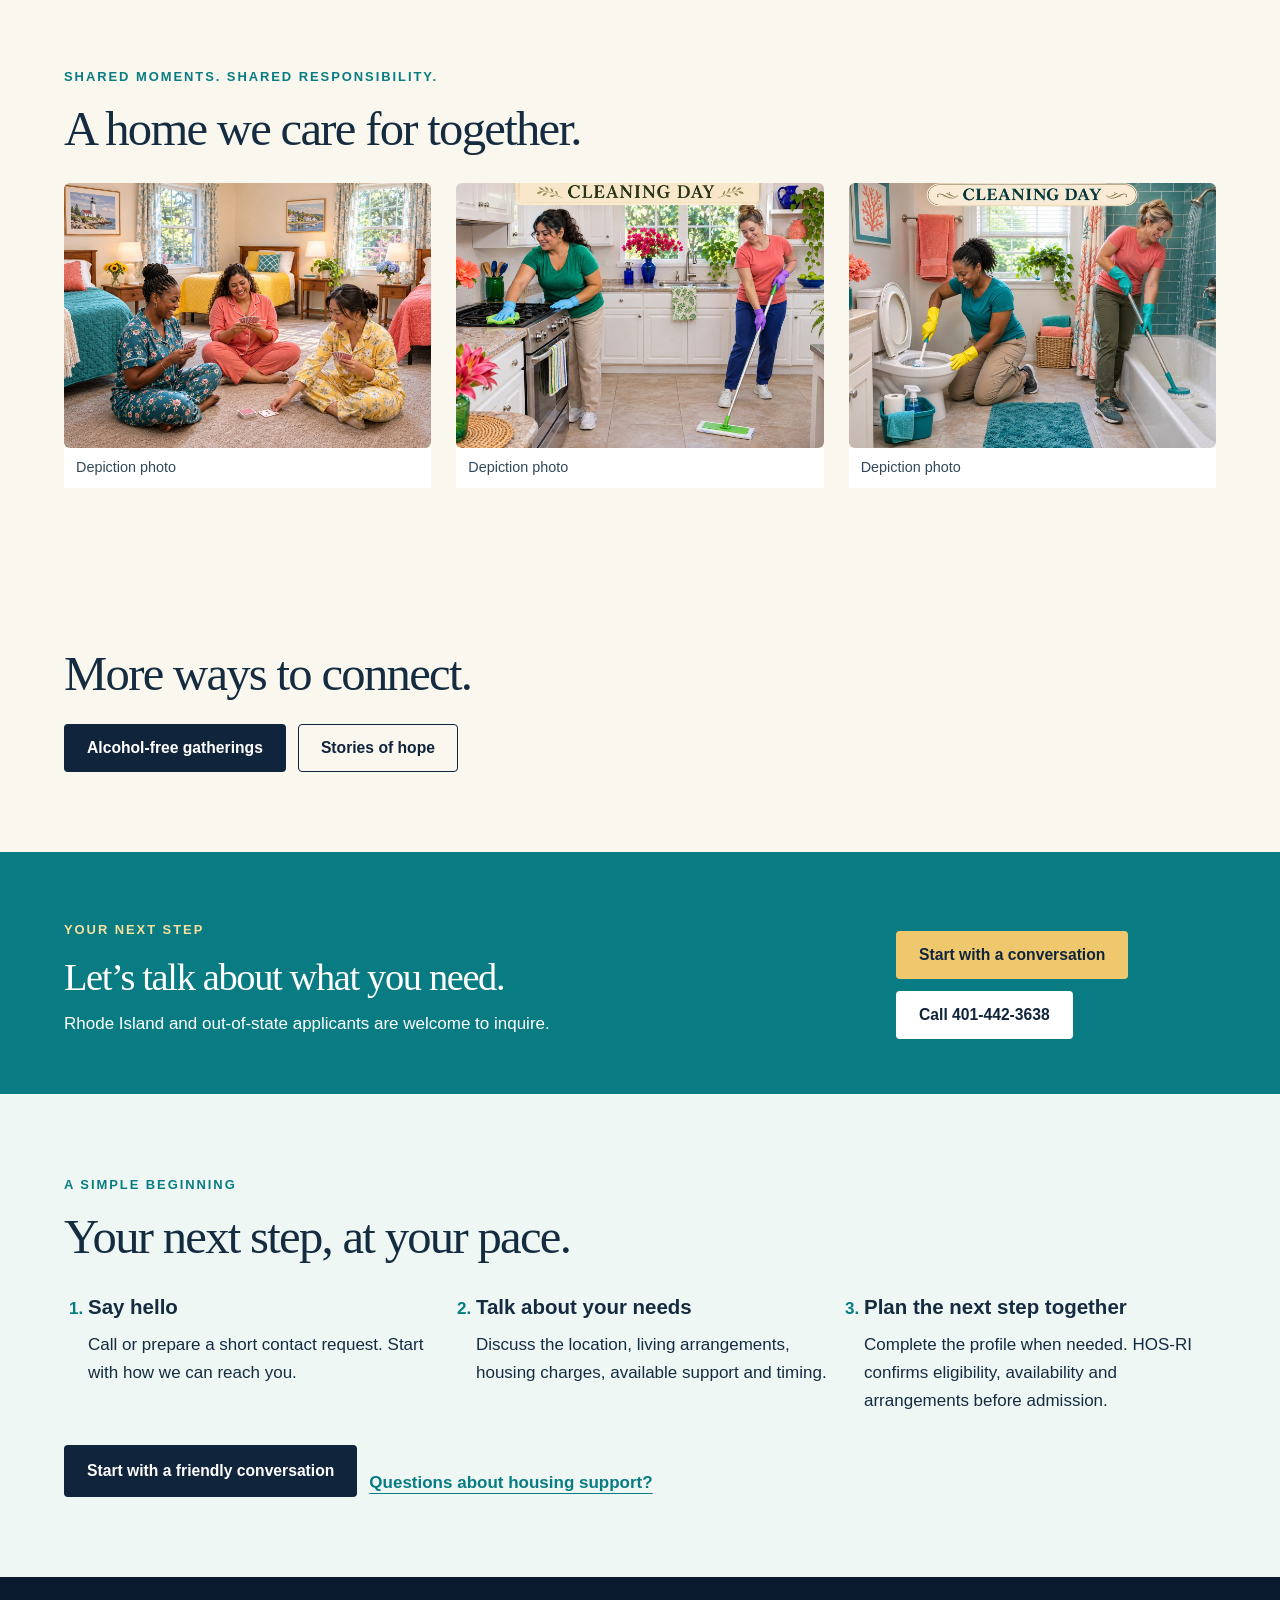
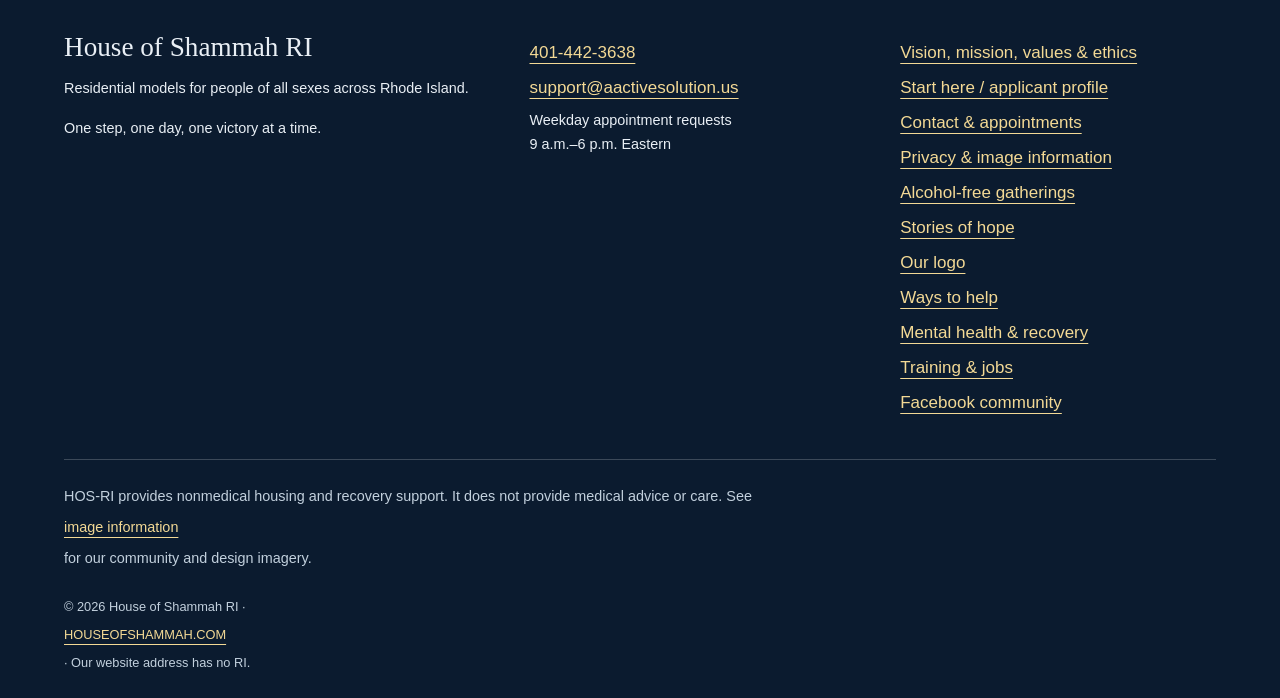
<file: life.html>
<!doctype html><html lang="en"><head><meta charset="utf-8"><meta name="viewport" content="width=device-width,initial-scale=1"><title>Life at HOS-RI | House of Shammah RI</title><meta name="description" content="Explore the House of Shammah RI community vision: welcoming smiles, coffee, cards, family visits and shared care for the home."><meta name="theme-color" content="#10243c"><link rel="canonical" href="https://houseofshammah.com/life.html"><link rel="icon" href="assets/refresh/hos-logo.jpg"><meta property="og:title" content="Life at HOS-RI | House of Shammah RI"><meta property="og:description" content="Explore the House of Shammah RI community vision: welcoming smiles, coffee, cards, family visits and shared care for the home."><meta property="og:image" content="https://houseofshammah.com/assets/refresh/welcome-casual.jpg"><link rel="stylesheet" href="redesign.css"><link rel="stylesheet" href="finishing.css"><script src="site.js?v=20261127-welcome" defer></script><link rel="stylesheet" href="journey.css?v=20261124-contacts"></head><body><a class="skip" href="#main">Skip to content</a><header class="site-header"><div class="header-inner"><div class="navigation"><a class="wordmark" href="index.html">HOUSE OF SHAMMAH RI<span>A sober living residence · Rhode Island</span></a><button class="menu-toggle" aria-expanded="false" aria-controls="primary-nav">Menu</button><nav id="primary-nav" aria-label="Main navigation"><a href="index.html" >Home</a><a href="apply.html" >Apply now</a><a href="life.html" aria-current=page>Life at HOS-RI</a><a href="residence.html" >Residences</a><a href="purpose.html" >Our purpose</a><a href="funding.html" >Funding & support</a><a href="contact.html" >Contact</a></nav></div><div class="header-contact"><a class="mini-brand" href="logo.html" aria-label="House of Shammah RI logo and tagline"><img src="assets/refresh/hos-logo.jpg" alt="House of Shammah RI gold and turquoise logo"><span>One step, one day,<br>one victory at a time.</span></a><div class="contact-actions"><a href="tel:14014423638">401-442-3638</a><a class="button gold small" href="apply.html">Apply now</a></div></div></div><div class="compact-tagline">One step, one day, one victory at a time.</div></header><main id="main"><div class="application-invite"><strong>Ready to explore House of Shammah RI?</strong><a class="button gold small" href="apply.html#first-step">Apply now · Quick first step</a></div><div class="promise-strip"><span>HOS-RI serves all sexes through different residential models.</span><span>Women’s community illustrations relate to 631 Public Street, Providence.</span></div><section class="welcome-hero"><figure><img src="assets/refresh/living-conversation.jpg" alt="A welcoming HOS-RI community scene with adults from diverse backgrounds" fetchpriority="high"><figcaption>Depiction photo</figcaption></figure><div class="welcome-copy"><p class="eyebrow">Welcome to House of Shammah RI</p><h1>A place to feel connected.</h1><p>A warm conversation, a shared routine and a little encouragement can make the next step feel easier.</p><div class="buttons"><a class="button gold" href="apply.html#first-step">Apply now</a><a class="text-link" href="tel:14014423638">Call 401-442-3638</a></div></div></section><section class="section feature"><div><figure><a class="image-link" href="assets/refresh/living-conversation.jpg" aria-label="Open image: Women listening to one another in a bright living room"><img src="assets/refresh/living-conversation.jpg" alt="Women listening to one another in a bright living room" loading=lazy decoding="async"></a><figcaption>Depiction photo</figcaption></figure></div><div><p class="eyebrow">Comfort and connection</p><h2>Come as you are.</h2><p>A supportive atmosphere can include comfortable clothes, a shared coffee and someone who makes time to listen.</p><p>These scenes celebrate dignity at every stage. Clothing and photographs do not measure recovery progress.</p></div></section><section class="section feature"><div><figure><a class="image-link" href="assets/refresh/bedroom-welcome-water.jpg" aria-label="Open image: Anna offers a welcome basket while Maya offers drinking water to a fictional newcomer"><img src="assets/refresh/bedroom-welcome-water.jpg" alt="Anna offers a welcome basket while Maya offers drinking water to a fictional newcomer" loading=lazy decoding="async"></a><figcaption>Depiction photo</figcaption></figure></div><div><p class="eyebrow">A thoughtful welcome</p><h2>A small kindness. A warmer beginning.</h2><p>A welcome basket, a bottle of water and a friendly conversation express the caring atmosphere we want every newcomer to experience.</p></div></section><section class="section"><p class="eyebrow">Two intentional styles</p><h2>Everyday comfort. Photoshoot confidence.</h2><p>Casual welcome and dressed-up photoshoot illustrations, shown as styling comparisons—not actual before-and-after recovery outcomes.</p><div class="comparison"><div><h3>Casual welcome</h3><figure><a class="image-link" href="assets/refresh/welcome-casual.jpg" aria-label="Open image: Fictional women wearing casual comfortable clothes in the lobby"><img src="assets/refresh/welcome-casual.jpg" alt="Fictional women wearing casual comfortable clothes in the lobby" loading=lazy decoding="async"></a><figcaption>Depiction photo</figcaption></figure></div><div><h3>Photoshoot day</h3><figure><a class="image-link" href="assets/refresh/welcome-photoshoot.jpg" aria-label="Open image: Fictional women in polished photoshoot clothing in the same lobby"><img src="assets/refresh/welcome-photoshoot.jpg" alt="Fictional women in polished photoshoot clothing in the same lobby" loading=lazy decoding="async"></a><figcaption>Depiction photo</figcaption></figure></div></div><div class="comparison"><div><h3>Relaxed living-room conversation</h3><figure><a class="image-link" href="assets/refresh/living-casual.jpg" aria-label="Open image: Women in casual dress chatting in the living room"><img src="assets/refresh/living-casual.jpg" alt="Women in casual dress chatting in the living room" loading=lazy decoding="async"></a><figcaption>Depiction photo</figcaption></figure></div><div><h3>Dressed for a community photoshoot</h3><figure><a class="image-link" href="assets/refresh/living-photoshoot.jpg" aria-label="Open image: Women in polished clothing in the living room"><img src="assets/refresh/living-photoshoot.jpg" alt="Women in polished clothing in the living room" loading=lazy decoding="async"></a><figcaption>Depiction photo</figcaption></figure></div></div><figure><a class="image-link" href="assets/refresh/professional-dress-day.jpg" aria-label="Open image: Fourteen fictional women celebrating Professional Dress Day"><img src="assets/refresh/professional-dress-day.jpg" alt="Fourteen fictional women celebrating Professional Dress Day" loading=lazy decoding="async"></a><figcaption>Depiction photo</figcaption></figure></section><section class="section pastel"><p class="eyebrow">Family connection</p><h2>Mother and child visit-day vision.</h2><p>Warm reunion and family-meal illustrations in the proposed second-floor setting. Visits are arranged individually and remain subject to house policy and approval.</p><div class="comparison"><figure><a class="image-link" href="assets/refresh/mother-child-visit.jpg" aria-label="Open image: Fictional mothers and children sharing a warm reunion"><img src="assets/refresh/mother-child-visit.jpg" alt="Fictional mothers and children sharing a warm reunion" loading=lazy decoding="async"></a><figcaption>Depiction photo</figcaption></figure><figure><a class="image-link" href="assets/refresh/family-meal.jpg" aria-label="Open image: Fictional mothers and children enjoying a family meal"><img src="assets/refresh/family-meal.jpg" alt="Fictional mothers and children enjoying a family meal" loading=lazy decoding="async"></a><figcaption>Depiction photo</figcaption></figure></div></section><section class="section"><p class="eyebrow">Shared moments. Shared responsibility.</p><h2>A home we care for together.</h2><div class="gallery three"><figure><a class="image-link" href="assets/refresh/card-game.jpg" aria-label="Open image: Fictional women playing cards in a bedroom"><img src="assets/refresh/card-game.jpg" alt="Fictional women playing cards in a bedroom" loading=lazy decoding="async"></a><figcaption>Depiction photo</figcaption></figure><figure><a class="image-link" href="assets/refresh/cleaning-kitchen.jpg" aria-label="Open image: Fictional women cleaning a kitchen together"><img src="assets/refresh/cleaning-kitchen.jpg" alt="Fictional women cleaning a kitchen together" loading=lazy decoding="async"></a><figcaption>Depiction photo</figcaption></figure><figure><a class="image-link" href="assets/refresh/cleaning-bathroom.jpg" aria-label="Open image: Fictional women taking care of a shared bathroom"><img src="assets/refresh/cleaning-bathroom.jpg" alt="Fictional women taking care of a shared bathroom" loading=lazy decoding="async"></a><figcaption>Depiction photo</figcaption></figure></div></section><section class="section"><h2>More ways to connect.</h2><div class="buttons"><a class="button navy" href="alcohol-free.html">Alcohol-free gatherings</a><a class="button outline" href="stories.html">Stories of hope</a></div></section><section class="cta"><div><p class="eyebrow">Your next step</p><h2>Let’s talk about what you need.</h2><p>Rhode Island and out-of-state applicants are welcome to inquire.</p></div><div class="buttons"><a class="button gold" href="apply.html">Start with a conversation</a><a class="button light" href="tel:14014423638">Call 401-442-3638</a></div></section><section class="section next-steps"><p class="eyebrow">A simple beginning</p><h2>Your next step, at your pace.</h2><ol class="journey-steps"><li><h3>Say hello</h3><p>Call or prepare a short contact request. Start with how we can reach you.</p></li><li><h3>Talk about your needs</h3><p>Discuss the location, living arrangements, housing charges, available support and timing.</p></li><li><h3>Plan the next step together</h3><p>Complete the profile when needed. HOS-RI confirms eligibility, availability and arrangements before admission.</p></li></ol><div class="buttons"><a class="button navy" href="apply.html#first-step">Start with a friendly conversation</a><a class="text-link" href="funding.html">Questions about housing support?</a></div></section></main><footer><div class="footer-grid"><div><strong>House of Shammah RI</strong><p>Residential models for people of all sexes across Rhode Island.</p><p>One step, one day, one victory at a time.</p></div><div><a href="tel:14014423638">401-442-3638</a><a href="mailto:support@aactivesolution.us">support@aactivesolution.us</a><p>Weekday appointment requests<br>9 a.m.–6 p.m. Eastern</p></div><div><a href="purpose.html">Vision, mission, values & ethics</a><a href="apply.html">Start here / applicant profile</a><a href="contact.html">Contact & appointments</a><a href="privacy.html">Privacy & image information</a><a href="alcohol-free.html">Alcohol-free gatherings</a><a href="stories.html">Stories of hope</a><a href="logo.html">Our logo</a><a href="support.html">Ways to help</a><a href="wellbeing.html">Mental health &amp; recovery</a><a href="community-resources.html">Training &amp; jobs</a><a href="https://www.facebook.com/profile.php?id=61596578085756">Facebook community</a></div></div><p class="footer-note">HOS-RI provides nonmedical housing and recovery support. It does not provide medical advice or care. See <a href="privacy.html">image information</a> for our community and design imagery.</p><p class="copyright">© 2026 House of Shammah RI · <a href="https://houseofshammah.com">HOUSEOFSHAMMAH.COM</a> · Our website address has no RI.</p></footer><dialog id="image-dialog"><button class="dialog-close" aria-label="Close enlarged image">Close</button><img alt=""><p></p></dialog><aside class="followup-invite" id="followup-invite" aria-labelledby="followup-title" hidden><button type="button" class="followup-close" aria-label="Dismiss application invitation">Close</button><p class="eyebrow">A warm invitation</p><h2 id="followup-title">Ready for your next step?</h2><p>Your questions are welcome. Begin with a short contact request, or keep exploring at your pace.</p><a class="button gold" href="apply.html#first-step">Continue to the application</a><button type="button" class="text-button followup-later">Not now</button></aside></body></html>
</file>
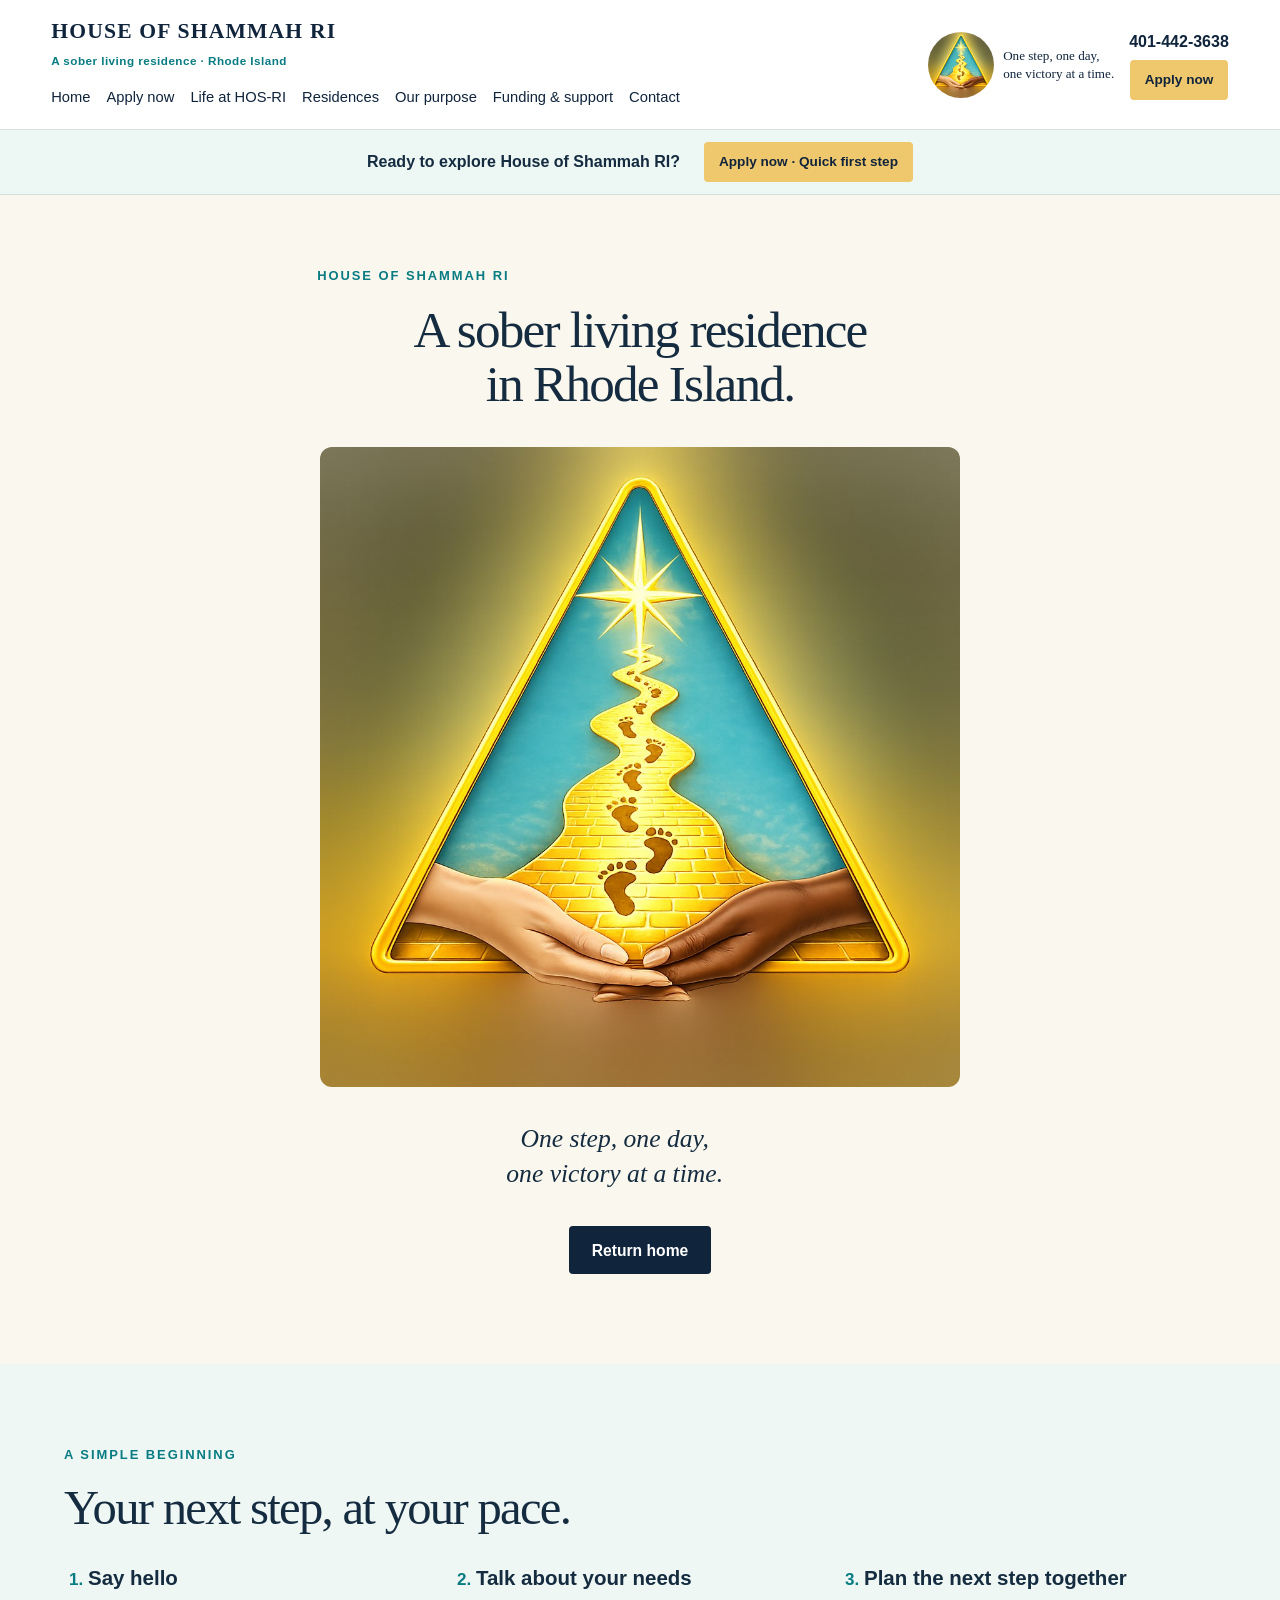
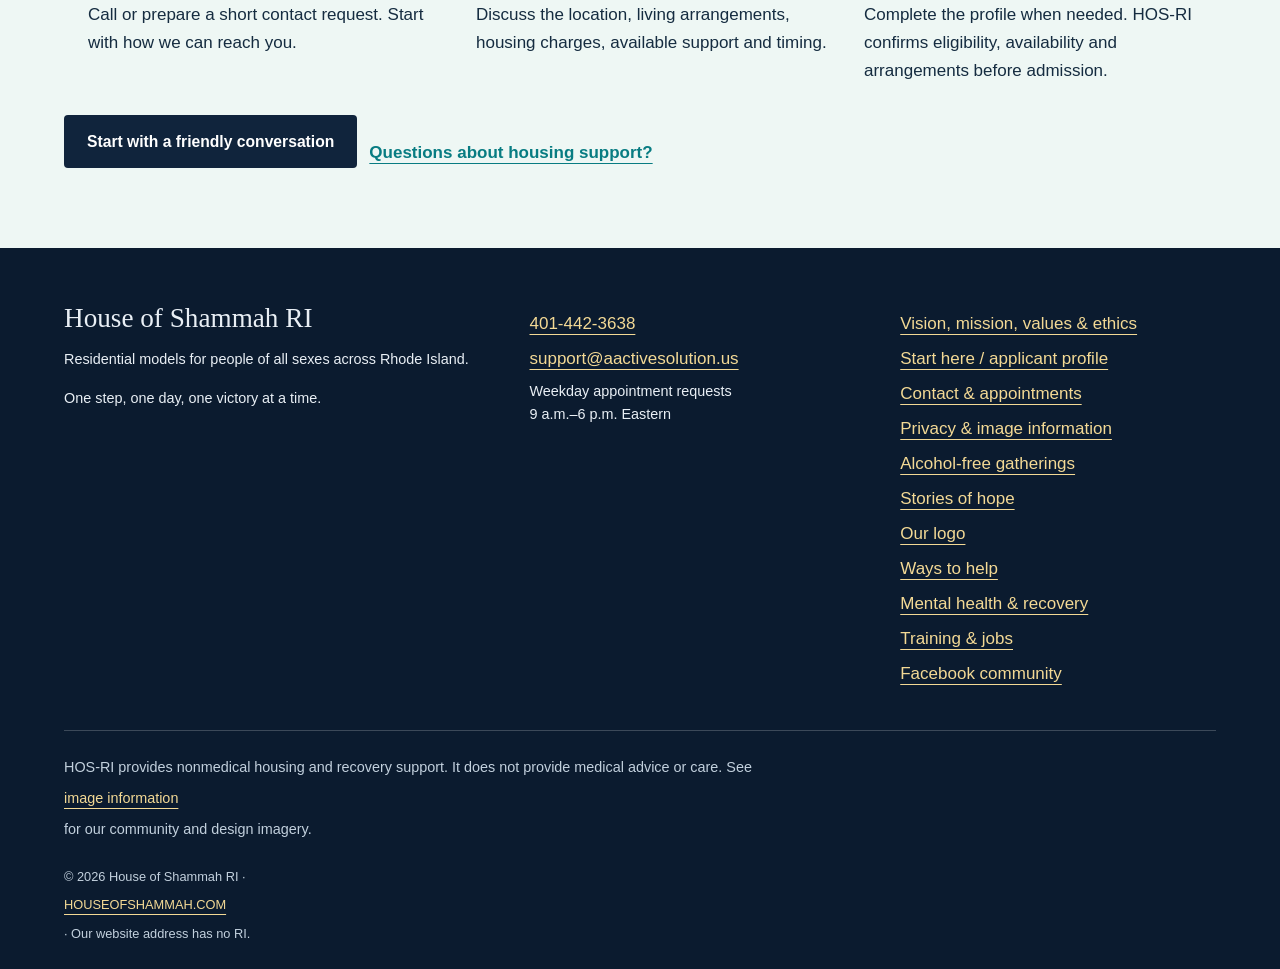
<file: logo.html>
<!doctype html><html lang="en"><head><meta charset="utf-8"><meta name="viewport" content="width=device-width,initial-scale=1"><title>Our Logo | House of Shammah RI</title><meta name="description" content="The House of Shammah RI logo in its original proportions, with the tagline One step, one day, one victory at a time."><meta name="theme-color" content="#10243c"><link rel="canonical" href="https://houseofshammah.com/logo.html"><link rel="icon" href="assets/refresh/hos-logo.jpg"><meta property="og:title" content="Our Logo | House of Shammah RI"><meta property="og:description" content="The House of Shammah RI logo in its original proportions, with the tagline One step, one day, one victory at a time."><meta property="og:image" content="https://houseofshammah.com/assets/refresh/welcome-casual.jpg"><link rel="stylesheet" href="redesign.css"><link rel="stylesheet" href="finishing.css"><script src="site.js?v=20261127-welcome" defer></script><link rel="stylesheet" href="journey.css?v=20261124-contacts"></head><body><a class="skip" href="#main">Skip to content</a><header class="site-header"><div class="header-inner"><div class="navigation"><a class="wordmark" href="index.html">HOUSE OF SHAMMAH RI<span>A sober living residence · Rhode Island</span></a><button class="menu-toggle" aria-expanded="false" aria-controls="primary-nav">Menu</button><nav id="primary-nav" aria-label="Main navigation"><a href="index.html" >Home</a><a href="apply.html" >Apply now</a><a href="life.html" >Life at HOS-RI</a><a href="residence.html" >Residences</a><a href="purpose.html" >Our purpose</a><a href="funding.html" >Funding & support</a><a href="contact.html" >Contact</a></nav></div><div class="header-contact"><a class="mini-brand" href="logo.html" aria-label="House of Shammah RI logo and tagline"><img src="assets/refresh/hos-logo.jpg" alt="House of Shammah RI gold and turquoise logo"><span>One step, one day,<br>one victory at a time.</span></a><div class="contact-actions"><a href="tel:14014423638">401-442-3638</a><a class="button gold small" href="apply.html">Apply now</a></div></div></div><div class="compact-tagline">One step, one day, one victory at a time.</div></header><main id="main"><div class="application-invite"><strong>Ready to explore House of Shammah RI?</strong><a class="button gold small" href="apply.html#first-step">Apply now · Quick first step</a></div><section class="logo-page"><p class="eyebrow">House of Shammah RI</p><h1>A sober living residence<br>in Rhode Island.</h1><img src="assets/refresh/hos-logo.jpg" alt="Full House of Shammah RI triangular gold and turquoise logo, supporting hands, footprints and guiding star"><p class="brand-tagline">One step, one day,<br>one victory at a time.</p><a class="button navy" href="index.html">Return home</a></section><section class="section next-steps"><p class="eyebrow">A simple beginning</p><h2>Your next step, at your pace.</h2><ol class="journey-steps"><li><h3>Say hello</h3><p>Call or prepare a short contact request. Start with how we can reach you.</p></li><li><h3>Talk about your needs</h3><p>Discuss the location, living arrangements, housing charges, available support and timing.</p></li><li><h3>Plan the next step together</h3><p>Complete the profile when needed. HOS-RI confirms eligibility, availability and arrangements before admission.</p></li></ol><div class="buttons"><a class="button navy" href="apply.html#first-step">Start with a friendly conversation</a><a class="text-link" href="funding.html">Questions about housing support?</a></div></section></main><footer><div class="footer-grid"><div><strong>House of Shammah RI</strong><p>Residential models for people of all sexes across Rhode Island.</p><p>One step, one day, one victory at a time.</p></div><div><a href="tel:14014423638">401-442-3638</a><a href="mailto:support@aactivesolution.us">support@aactivesolution.us</a><p>Weekday appointment requests<br>9 a.m.–6 p.m. Eastern</p></div><div><a href="purpose.html">Vision, mission, values & ethics</a><a href="apply.html">Start here / applicant profile</a><a href="contact.html">Contact & appointments</a><a href="privacy.html">Privacy & image information</a><a href="alcohol-free.html">Alcohol-free gatherings</a><a href="stories.html">Stories of hope</a><a href="logo.html">Our logo</a><a href="support.html">Ways to help</a><a href="wellbeing.html">Mental health &amp; recovery</a><a href="community-resources.html">Training &amp; jobs</a><a href="https://www.facebook.com/profile.php?id=61596578085756">Facebook community</a></div></div><p class="footer-note">HOS-RI provides nonmedical housing and recovery support. It does not provide medical advice or care. See <a href="privacy.html">image information</a> for our community and design imagery.</p><p class="copyright">© 2026 House of Shammah RI · <a href="https://houseofshammah.com">HOUSEOFSHAMMAH.COM</a> · Our website address has no RI.</p></footer><dialog id="image-dialog"><button class="dialog-close" aria-label="Close enlarged image">Close</button><img alt=""><p></p></dialog><aside class="followup-invite" id="followup-invite" aria-labelledby="followup-title" hidden><button type="button" class="followup-close" aria-label="Dismiss application invitation">Close</button><p class="eyebrow">A warm invitation</p><h2 id="followup-title">Ready for your next step?</h2><p>Your questions are welcome. Begin with a short contact request, or keep exploring at your pace.</p><a class="button gold" href="apply.html#first-step">Continue to the application</a><button type="button" class="text-button followup-later">Not now</button></aside></body></html>
</file>
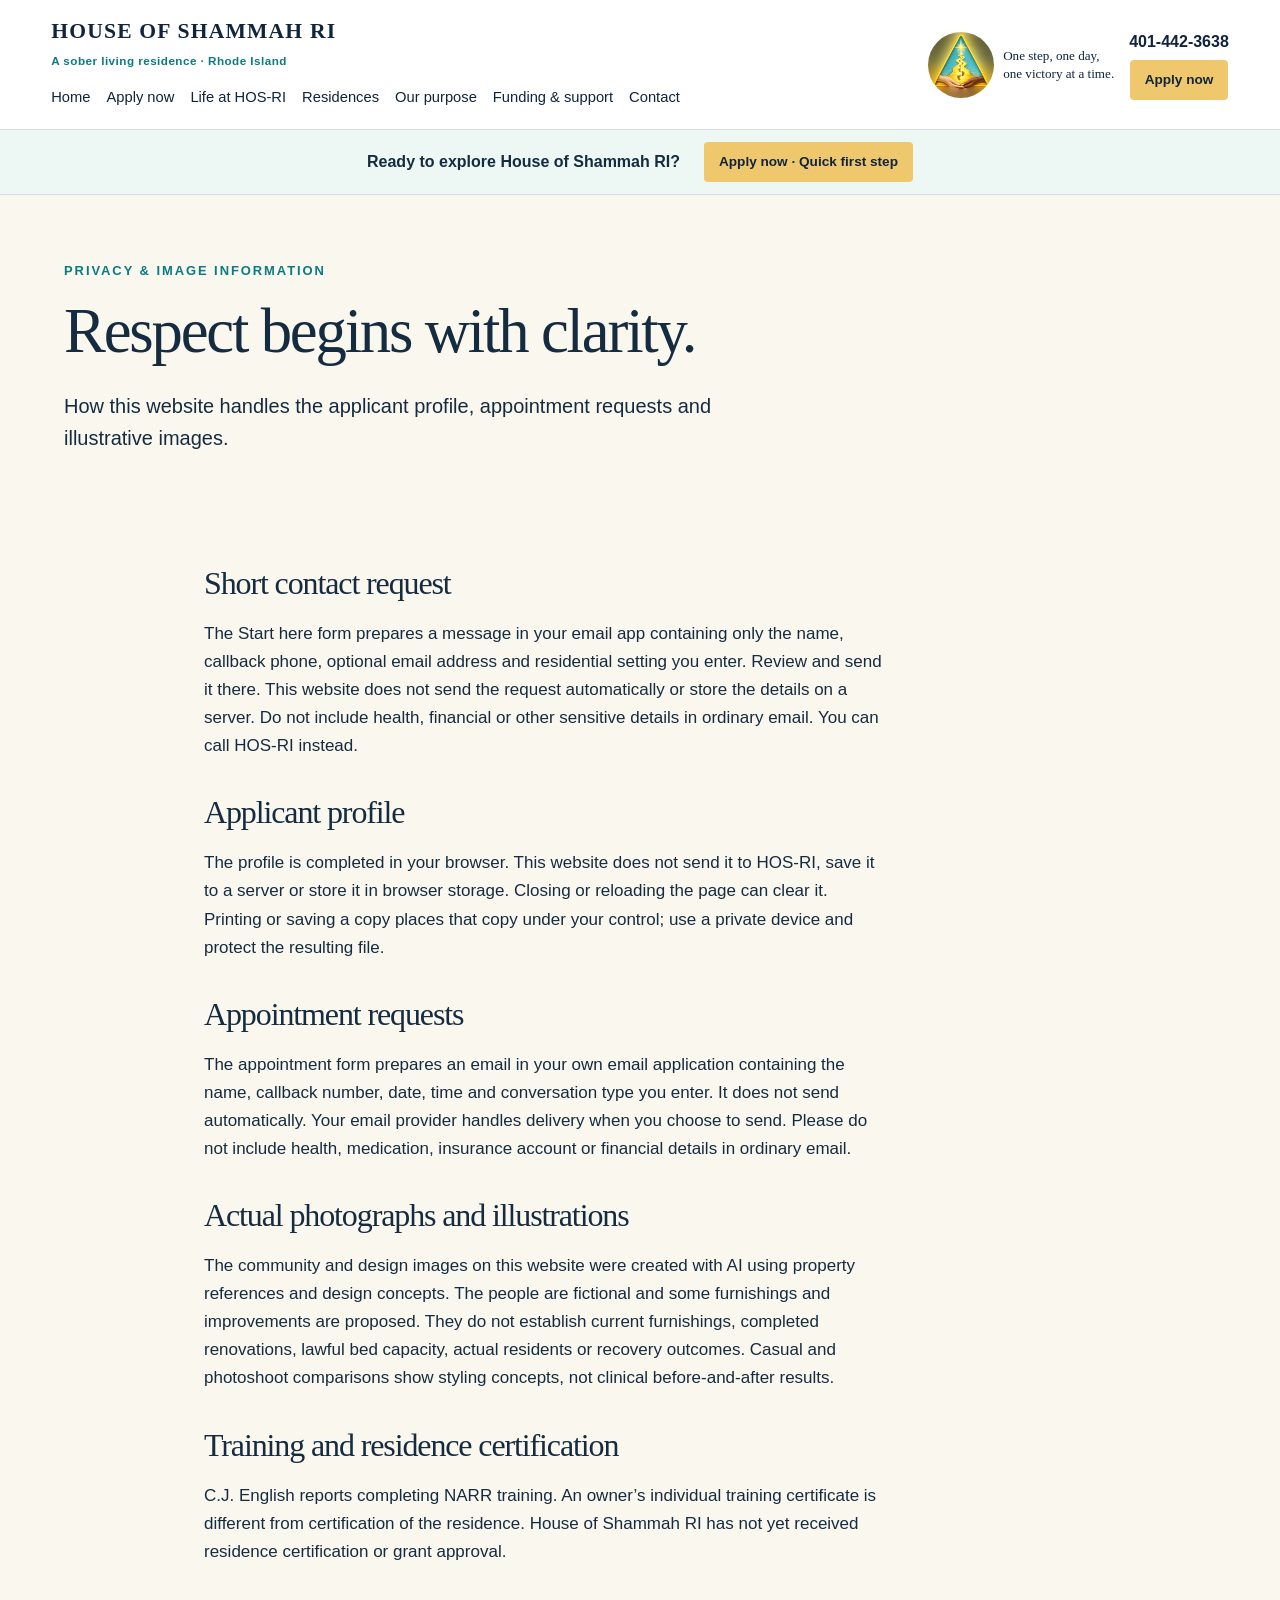
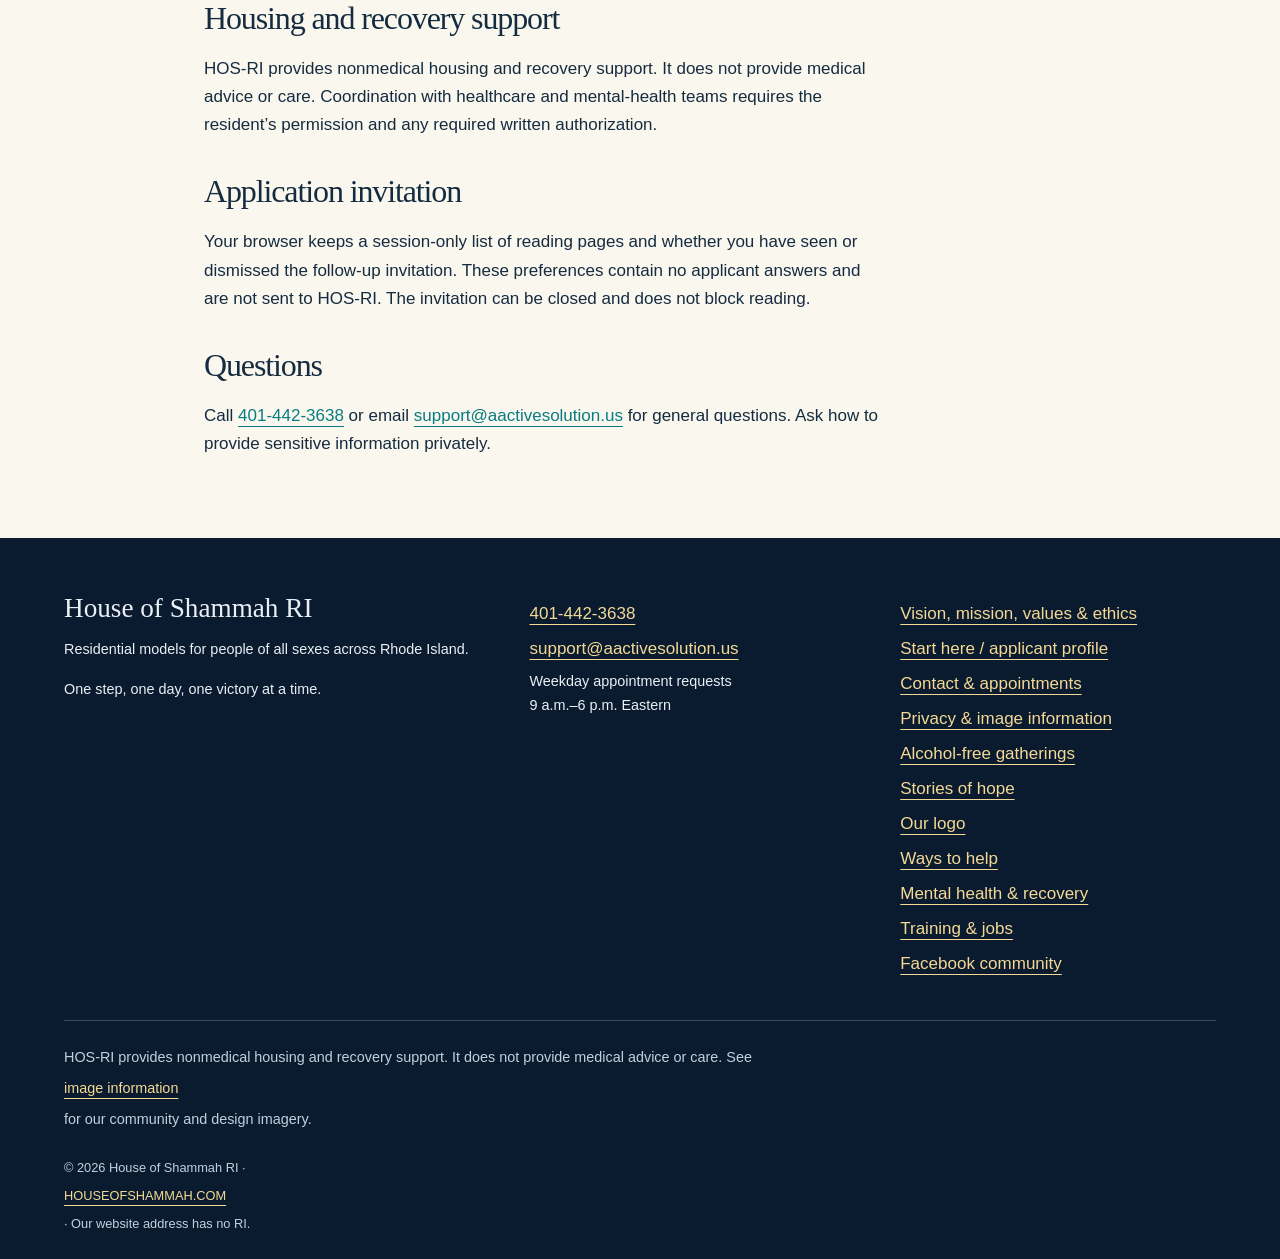
<file: privacy.html>
<!doctype html><html lang="en"><head><meta charset="utf-8"><meta name="viewport" content="width=device-width,initial-scale=1"><title>Privacy and Image Information | House of Shammah RI</title><meta name="description" content="Read how the House of Shammah RI website handles applicant profiles, appointment requests, actual photographs and AI illustrations."><meta name="theme-color" content="#10243c"><link rel="canonical" href="https://houseofshammah.com/privacy.html"><link rel="icon" href="assets/refresh/hos-logo.jpg"><meta property="og:title" content="Privacy and Image Information | House of Shammah RI"><meta property="og:description" content="Read how the House of Shammah RI website handles applicant profiles, appointment requests, actual photographs and AI illustrations."><meta property="og:image" content="https://houseofshammah.com/assets/refresh/welcome-casual.jpg"><link rel="stylesheet" href="redesign.css"><link rel="stylesheet" href="finishing.css"><script src="site.js?v=20261127-welcome" defer></script><link rel="stylesheet" href="journey.css?v=20261124-contacts"></head><body><a class="skip" href="#main">Skip to content</a><header class="site-header"><div class="header-inner"><div class="navigation"><a class="wordmark" href="index.html">HOUSE OF SHAMMAH RI<span>A sober living residence · Rhode Island</span></a><button class="menu-toggle" aria-expanded="false" aria-controls="primary-nav">Menu</button><nav id="primary-nav" aria-label="Main navigation"><a href="index.html" >Home</a><a href="apply.html" >Apply now</a><a href="life.html" >Life at HOS-RI</a><a href="residence.html" >Residences</a><a href="purpose.html" >Our purpose</a><a href="funding.html" >Funding & support</a><a href="contact.html" >Contact</a></nav></div><div class="header-contact"><a class="mini-brand" href="logo.html" aria-label="House of Shammah RI logo and tagline"><img src="assets/refresh/hos-logo.jpg" alt="House of Shammah RI gold and turquoise logo"><span>One step, one day,<br>one victory at a time.</span></a><div class="contact-actions"><a href="tel:14014423638">401-442-3638</a><a class="button gold small" href="apply.html">Apply now</a></div></div></div><div class="compact-tagline">One step, one day, one victory at a time.</div></header><main id="main"><div class="application-invite"><strong>Ready to explore House of Shammah RI?</strong><a class="button gold small" href="apply.html#first-step">Apply now · Quick first step</a></div><section class="page-heading"><p class="eyebrow">Privacy & image information</p><h1>Respect begins with clarity.</h1><p class="lede">How this website handles the applicant profile, appointment requests and illustrative images.</p></section><section class="section prose"><h2>Short contact request</h2><p>The Start here form prepares a message in your email app containing only the name, callback phone, optional email address and residential setting you enter. Review and send it there. This website does not send the request automatically or store the details on a server. Do not include health, financial or other sensitive details in ordinary email. You can call HOS-RI instead.</p><h2>Applicant profile</h2><p>The profile is completed in your browser. This website does not send it to HOS-RI, save it to a server or store it in browser storage. Closing or reloading the page can clear it. Printing or saving a copy places that copy under your control; use a private device and protect the resulting file.</p><h2>Appointment requests</h2><p>The appointment form prepares an email in your own email application containing the name, callback number, date, time and conversation type you enter. It does not send automatically. Your email provider handles delivery when you choose to send. Please do not include health, medication, insurance account or financial details in ordinary email.</p><h2>Actual photographs and illustrations</h2><p>The community and design images on this website were created with AI using property references and design concepts. The people are fictional and some furnishings and improvements are proposed. They do not establish current furnishings, completed renovations, lawful bed capacity, actual residents or recovery outcomes. Casual and photoshoot comparisons show styling concepts, not clinical before-and-after results.</p><h2>Training and residence certification</h2><p>C.J. English reports completing NARR training. An owner’s individual training certificate is different from certification of the residence. House of Shammah RI has not yet received residence certification or grant approval.</p><h2>Housing and recovery support</h2><p>HOS-RI provides nonmedical housing and recovery support. It does not provide medical advice or care. Coordination with healthcare and mental-health teams requires the resident’s permission and any required written authorization.</p><h2>Application invitation</h2><p>Your browser keeps a session-only list of reading pages and whether you have seen or dismissed the follow-up invitation. These preferences contain no applicant answers and are not sent to HOS-RI. The invitation can be closed and does not block reading.</p><h2>Questions</h2><p>Call <a href="tel:14014423638">401-442-3638</a> or email <a href="mailto:support@aactivesolution.us">support@aactivesolution.us</a> for general questions. Ask how to provide sensitive information privately.</p></section></main><footer><div class="footer-grid"><div><strong>House of Shammah RI</strong><p>Residential models for people of all sexes across Rhode Island.</p><p>One step, one day, one victory at a time.</p></div><div><a href="tel:14014423638">401-442-3638</a><a href="mailto:support@aactivesolution.us">support@aactivesolution.us</a><p>Weekday appointment requests<br>9 a.m.–6 p.m. Eastern</p></div><div><a href="purpose.html">Vision, mission, values & ethics</a><a href="apply.html">Start here / applicant profile</a><a href="contact.html">Contact & appointments</a><a href="privacy.html">Privacy & image information</a><a href="alcohol-free.html">Alcohol-free gatherings</a><a href="stories.html">Stories of hope</a><a href="logo.html">Our logo</a><a href="support.html">Ways to help</a><a href="wellbeing.html">Mental health &amp; recovery</a><a href="community-resources.html">Training &amp; jobs</a><a href="https://www.facebook.com/profile.php?id=61596578085756">Facebook community</a></div></div><p class="footer-note">HOS-RI provides nonmedical housing and recovery support. It does not provide medical advice or care. See <a href="privacy.html">image information</a> for our community and design imagery.</p><p class="copyright">© 2026 House of Shammah RI · <a href="https://houseofshammah.com">HOUSEOFSHAMMAH.COM</a> · Our website address has no RI.</p></footer><dialog id="image-dialog"><button class="dialog-close" aria-label="Close enlarged image">Close</button><img alt=""><p></p></dialog><aside class="followup-invite" id="followup-invite" aria-labelledby="followup-title" hidden><button type="button" class="followup-close" aria-label="Dismiss application invitation">Close</button><p class="eyebrow">A warm invitation</p><h2 id="followup-title">Ready for your next step?</h2><p>Your questions are welcome. Begin with a short contact request, or keep exploring at your pace.</p><a class="button gold" href="apply.html#first-step">Continue to the application</a><button type="button" class="text-button followup-later">Not now</button></aside></body></html>
</file>
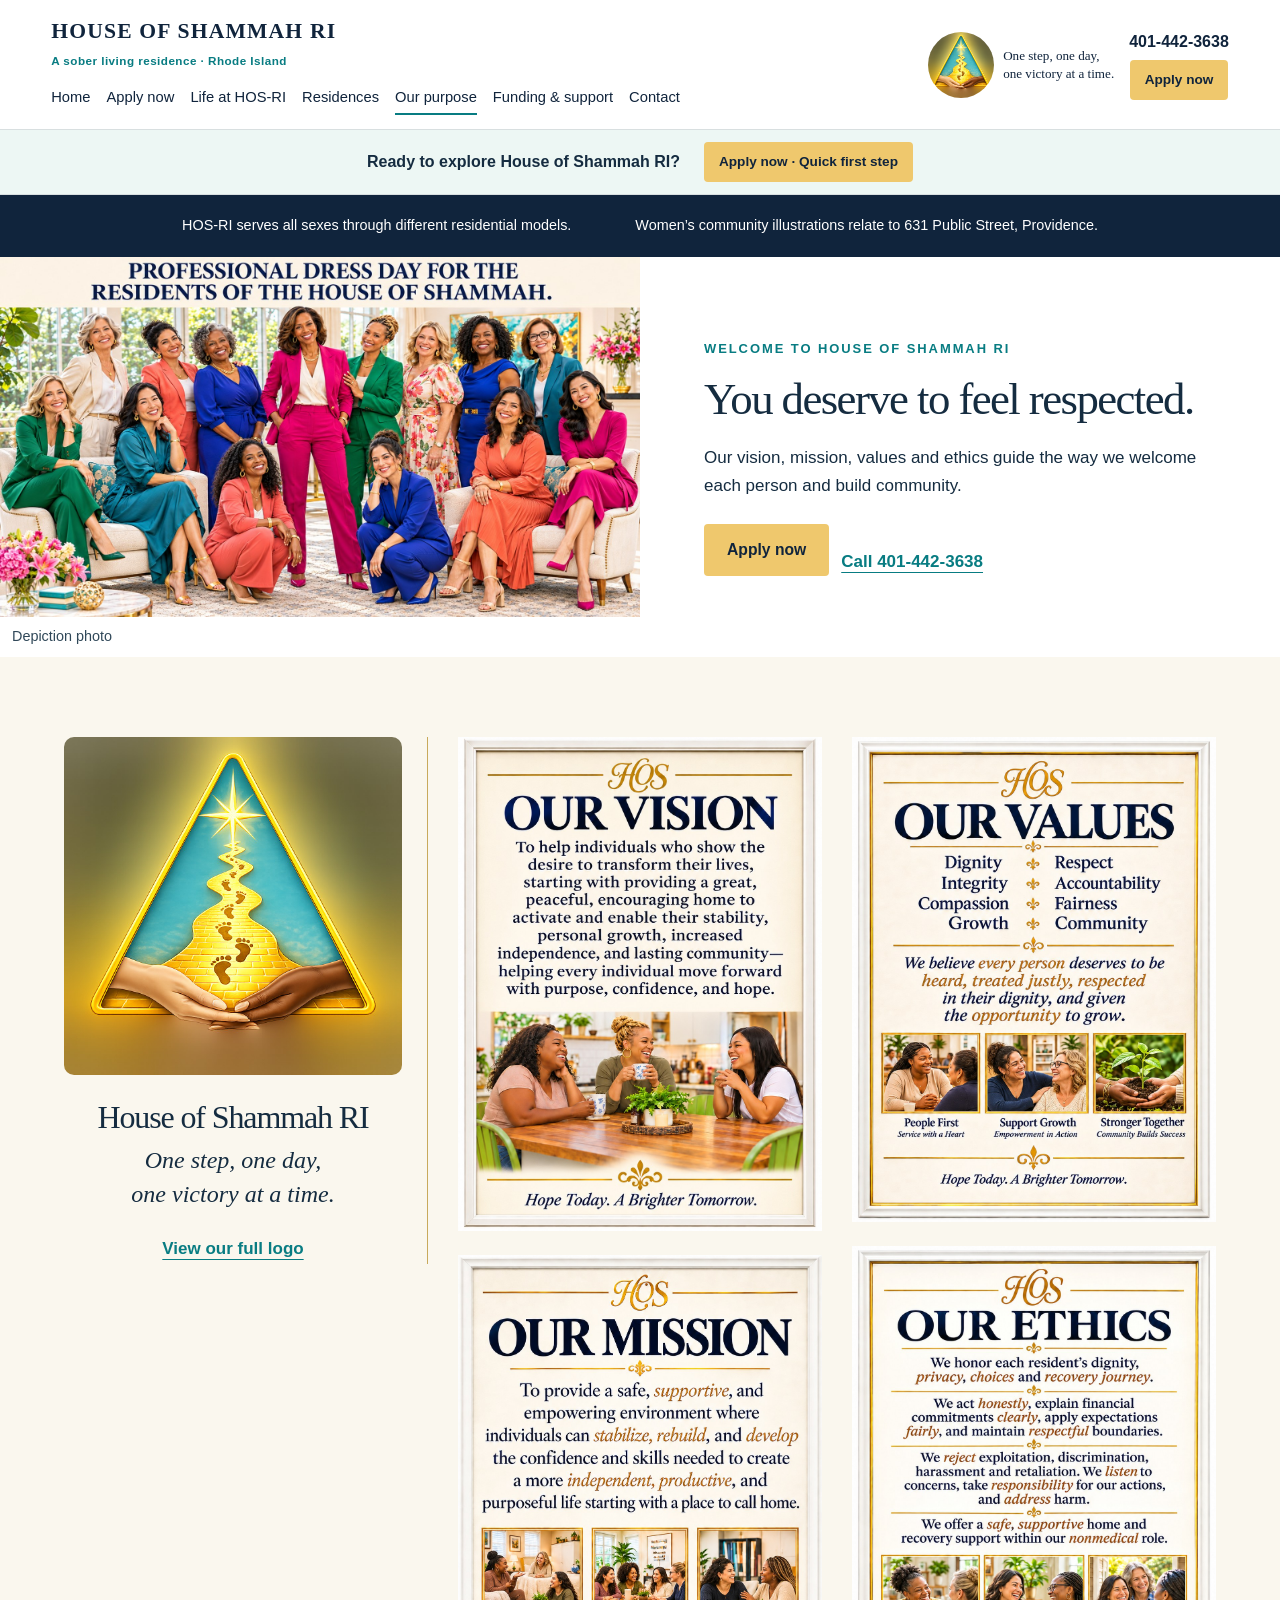
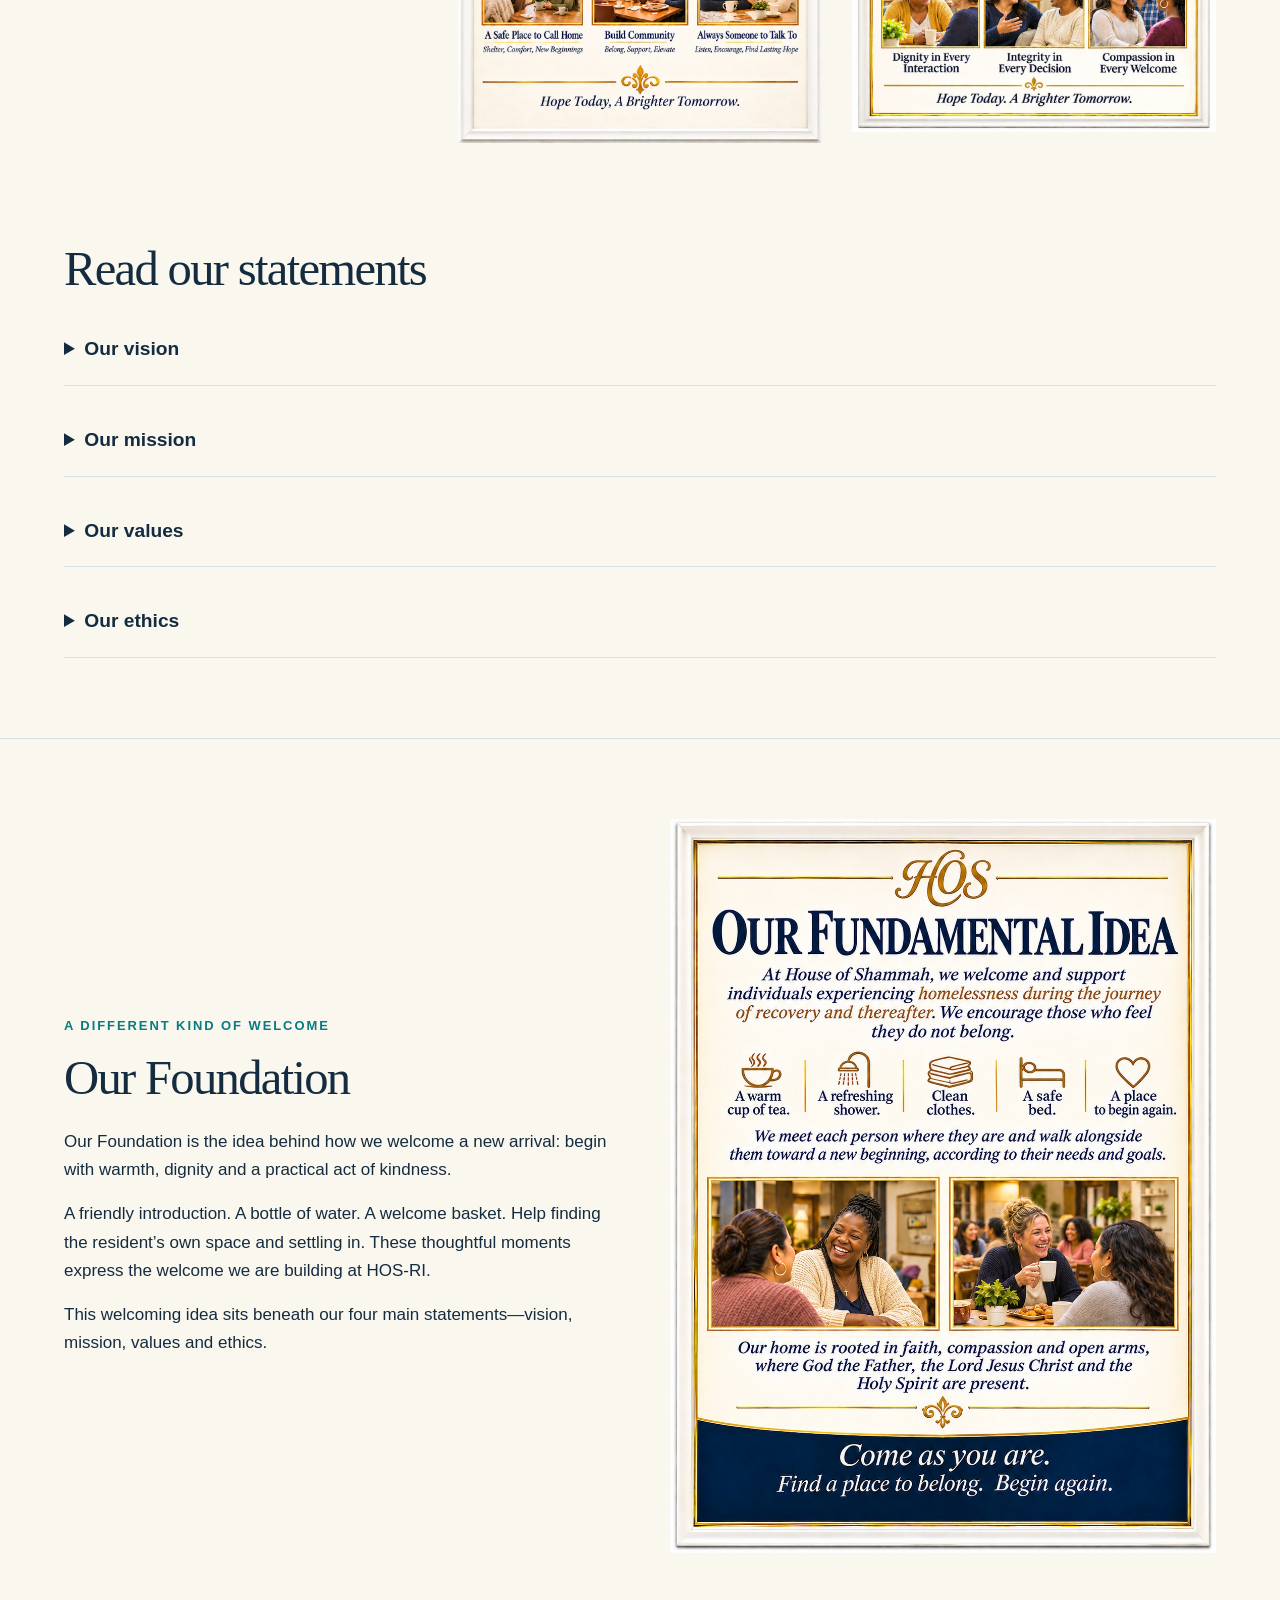
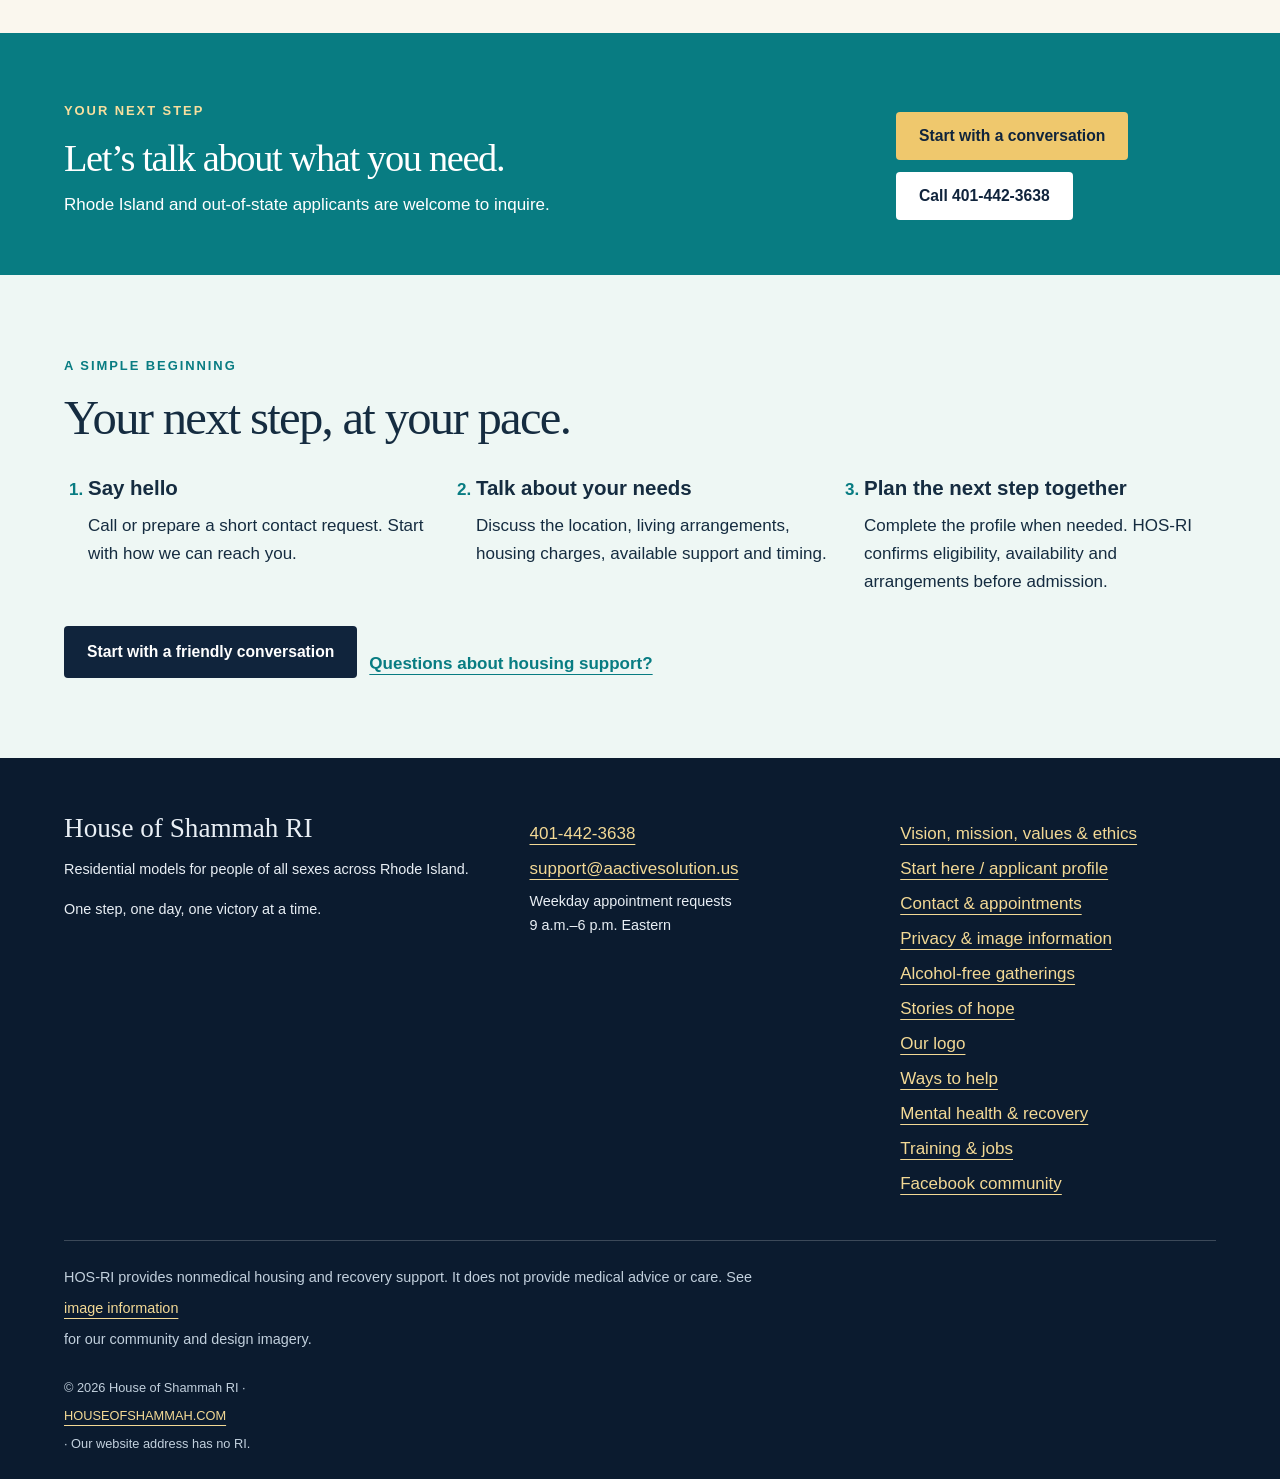
<file: purpose.html>
<!doctype html><html lang="en"><head><meta charset="utf-8"><meta name="viewport" content="width=device-width,initial-scale=1"><title>Vision Mission Values and Ethics | House of Shammah RI</title><meta name="description" content="Read the House of Shammah RI vision, mission, values and ethics, with the full logo and approved statement frames."><meta name="theme-color" content="#10243c"><link rel="canonical" href="https://houseofshammah.com/purpose.html"><link rel="icon" href="assets/refresh/hos-logo.jpg"><meta property="og:title" content="Vision Mission Values and Ethics | House of Shammah RI"><meta property="og:description" content="Read the House of Shammah RI vision, mission, values and ethics, with the full logo and approved statement frames."><meta property="og:image" content="https://houseofshammah.com/assets/refresh/welcome-casual.jpg"><link rel="stylesheet" href="redesign.css"><link rel="stylesheet" href="finishing.css"><script src="site.js?v=20261127-welcome" defer></script><link rel="stylesheet" href="journey.css?v=20261124-contacts"></head><body><a class="skip" href="#main">Skip to content</a><header class="site-header"><div class="header-inner"><div class="navigation"><a class="wordmark" href="index.html">HOUSE OF SHAMMAH RI<span>A sober living residence · Rhode Island</span></a><button class="menu-toggle" aria-expanded="false" aria-controls="primary-nav">Menu</button><nav id="primary-nav" aria-label="Main navigation"><a href="index.html" >Home</a><a href="apply.html" >Apply now</a><a href="life.html" >Life at HOS-RI</a><a href="residence.html" >Residences</a><a href="purpose.html" aria-current=page>Our purpose</a><a href="funding.html" >Funding & support</a><a href="contact.html" >Contact</a></nav></div><div class="header-contact"><a class="mini-brand" href="logo.html" aria-label="House of Shammah RI logo and tagline"><img src="assets/refresh/hos-logo.jpg" alt="House of Shammah RI gold and turquoise logo"><span>One step, one day,<br>one victory at a time.</span></a><div class="contact-actions"><a href="tel:14014423638">401-442-3638</a><a class="button gold small" href="apply.html">Apply now</a></div></div></div><div class="compact-tagline">One step, one day, one victory at a time.</div></header><main id="main"><div class="application-invite"><strong>Ready to explore House of Shammah RI?</strong><a class="button gold small" href="apply.html#first-step">Apply now · Quick first step</a></div><div class="promise-strip"><span>HOS-RI serves all sexes through different residential models.</span><span>Women’s community illustrations relate to 631 Public Street, Providence.</span></div><section class="welcome-hero"><figure><img src="assets/refresh/professional-dress-day.jpg" alt="A welcoming HOS-RI community scene with adults from diverse backgrounds" fetchpriority="high"><figcaption>Depiction photo</figcaption></figure><div class="welcome-copy"><p class="eyebrow">Welcome to House of Shammah RI</p><h1>You deserve to feel respected.</h1><p>Our vision, mission, values and ethics guide the way we welcome each person and build community.</p><div class="buttons"><a class="button gold" href="apply.html#first-step">Apply now</a><a class="text-link" href="tel:14014423638">Call 401-442-3638</a></div></div></section><section class="section purpose-triptych"><div class="purpose-logo"><img src="assets/refresh/hos-logo.jpg" alt="House of Shammah RI logo"><h2>House of Shammah RI</h2><p>One step, one day,<br>one victory at a time.</p><a class="text-link" href="logo.html">View our full logo</a></div><div class="frame-column"><figure><a class="image-link" href="assets/refresh/statement-vision.jpg" aria-label="Open image: Our vision statement frame"><img src="assets/refresh/statement-vision.jpg" alt="Our vision statement frame" loading=lazy decoding="async"></a></figure><figure><a class="image-link" href="assets/refresh/statement-mission.jpg" aria-label="Open image: Our mission statement frame"><img src="assets/refresh/statement-mission.jpg" alt="Our mission statement frame" loading=lazy decoding="async"></a></figure></div><div class="frame-column"><figure><a class="image-link" href="assets/refresh/statement-values.jpg" aria-label="Open image: Our values statement frame"><img src="assets/refresh/statement-values.jpg" alt="Our values statement frame" loading=lazy decoding="async"></a></figure><figure><a class="image-link" href="assets/refresh/statement-ethics.jpg" aria-label="Open image: Our ethics statement frame"><img src="assets/refresh/statement-ethics.jpg" alt="Our ethics statement frame" loading=lazy decoding="async"></a></figure></div></section><section class="section readable-statements"><h2>Read our statements</h2><details><summary>Our vision</summary><p>To help individuals who show the desire to transform their lives, starting with providing a great, peaceful, encouraging home to activate and enable their stability, personal growth, increased independence, and lasting community—helping every individual move forward with purpose, confidence, and hope.</p></details><details><summary>Our mission</summary><p>To provide a safe, supportive, and empowering environment where individuals can stabilize, rebuild, and develop the confidence and skills needed to create a more independent, productive, and purposeful life starting with a place to call home.</p></details><details><summary>Our values</summary><p>Dignity • Respect • Integrity • Accountability • Compassion • Fairness • Growth • Community. We believe every person deserves to be heard, treated justly, respected in their dignity, and given the opportunity to grow.</p></details><details><summary>Our ethics</summary><p>We honor each resident’s dignity, privacy, choices and recovery journey. We act honestly, explain financial commitments clearly, apply expectations fairly, and maintain respectful boundaries. We reject exploitation, discrimination, harassment and retaliation. We listen to concerns, take responsibility for our actions, and address harm. We offer a safe, supportive home and recovery support within our nonmedical role.</p></details></section><section class="section foundation-section"><div><p class="eyebrow">A different kind of welcome</p><h2>Our Foundation</h2><p>Our Foundation is the idea behind how we welcome a new arrival: begin with warmth, dignity and a practical act of kindness.</p><p>A friendly introduction. A bottle of water. A welcome basket. Help finding the resident’s own space and settling in. These thoughtful moments express the welcome we are building at HOS-RI.</p><p>This welcoming idea sits beneath our four main statements—vision, mission, values and ethics.</p></div><div><figure><a class="image-link" href="assets/refresh/our-foundation.jpg" aria-label="Open image: Our Fundamental Idea artwork — a welcoming idea beneath the four main statements"><img src="assets/refresh/our-foundation.jpg" alt="Our Fundamental Idea artwork — a welcoming idea beneath the four main statements" loading=lazy decoding="async"></a></figure></div></section><section class="cta"><div><p class="eyebrow">Your next step</p><h2>Let’s talk about what you need.</h2><p>Rhode Island and out-of-state applicants are welcome to inquire.</p></div><div class="buttons"><a class="button gold" href="apply.html">Start with a conversation</a><a class="button light" href="tel:14014423638">Call 401-442-3638</a></div></section><section class="section next-steps"><p class="eyebrow">A simple beginning</p><h2>Your next step, at your pace.</h2><ol class="journey-steps"><li><h3>Say hello</h3><p>Call or prepare a short contact request. Start with how we can reach you.</p></li><li><h3>Talk about your needs</h3><p>Discuss the location, living arrangements, housing charges, available support and timing.</p></li><li><h3>Plan the next step together</h3><p>Complete the profile when needed. HOS-RI confirms eligibility, availability and arrangements before admission.</p></li></ol><div class="buttons"><a class="button navy" href="apply.html#first-step">Start with a friendly conversation</a><a class="text-link" href="funding.html">Questions about housing support?</a></div></section></main><footer><div class="footer-grid"><div><strong>House of Shammah RI</strong><p>Residential models for people of all sexes across Rhode Island.</p><p>One step, one day, one victory at a time.</p></div><div><a href="tel:14014423638">401-442-3638</a><a href="mailto:support@aactivesolution.us">support@aactivesolution.us</a><p>Weekday appointment requests<br>9 a.m.–6 p.m. Eastern</p></div><div><a href="purpose.html">Vision, mission, values & ethics</a><a href="apply.html">Start here / applicant profile</a><a href="contact.html">Contact & appointments</a><a href="privacy.html">Privacy & image information</a><a href="alcohol-free.html">Alcohol-free gatherings</a><a href="stories.html">Stories of hope</a><a href="logo.html">Our logo</a><a href="support.html">Ways to help</a><a href="wellbeing.html">Mental health &amp; recovery</a><a href="community-resources.html">Training &amp; jobs</a><a href="https://www.facebook.com/profile.php?id=61596578085756">Facebook community</a></div></div><p class="footer-note">HOS-RI provides nonmedical housing and recovery support. It does not provide medical advice or care. See <a href="privacy.html">image information</a> for our community and design imagery.</p><p class="copyright">© 2026 House of Shammah RI · <a href="https://houseofshammah.com">HOUSEOFSHAMMAH.COM</a> · Our website address has no RI.</p></footer><dialog id="image-dialog"><button class="dialog-close" aria-label="Close enlarged image">Close</button><img alt=""><p></p></dialog><aside class="followup-invite" id="followup-invite" aria-labelledby="followup-title" hidden><button type="button" class="followup-close" aria-label="Dismiss application invitation">Close</button><p class="eyebrow">A warm invitation</p><h2 id="followup-title">Ready for your next step?</h2><p>Your questions are welcome. Begin with a short contact request, or keep exploring at your pace.</p><a class="button gold" href="apply.html#first-step">Continue to the application</a><button type="button" class="text-button followup-later">Not now</button></aside></body></html>
</file>
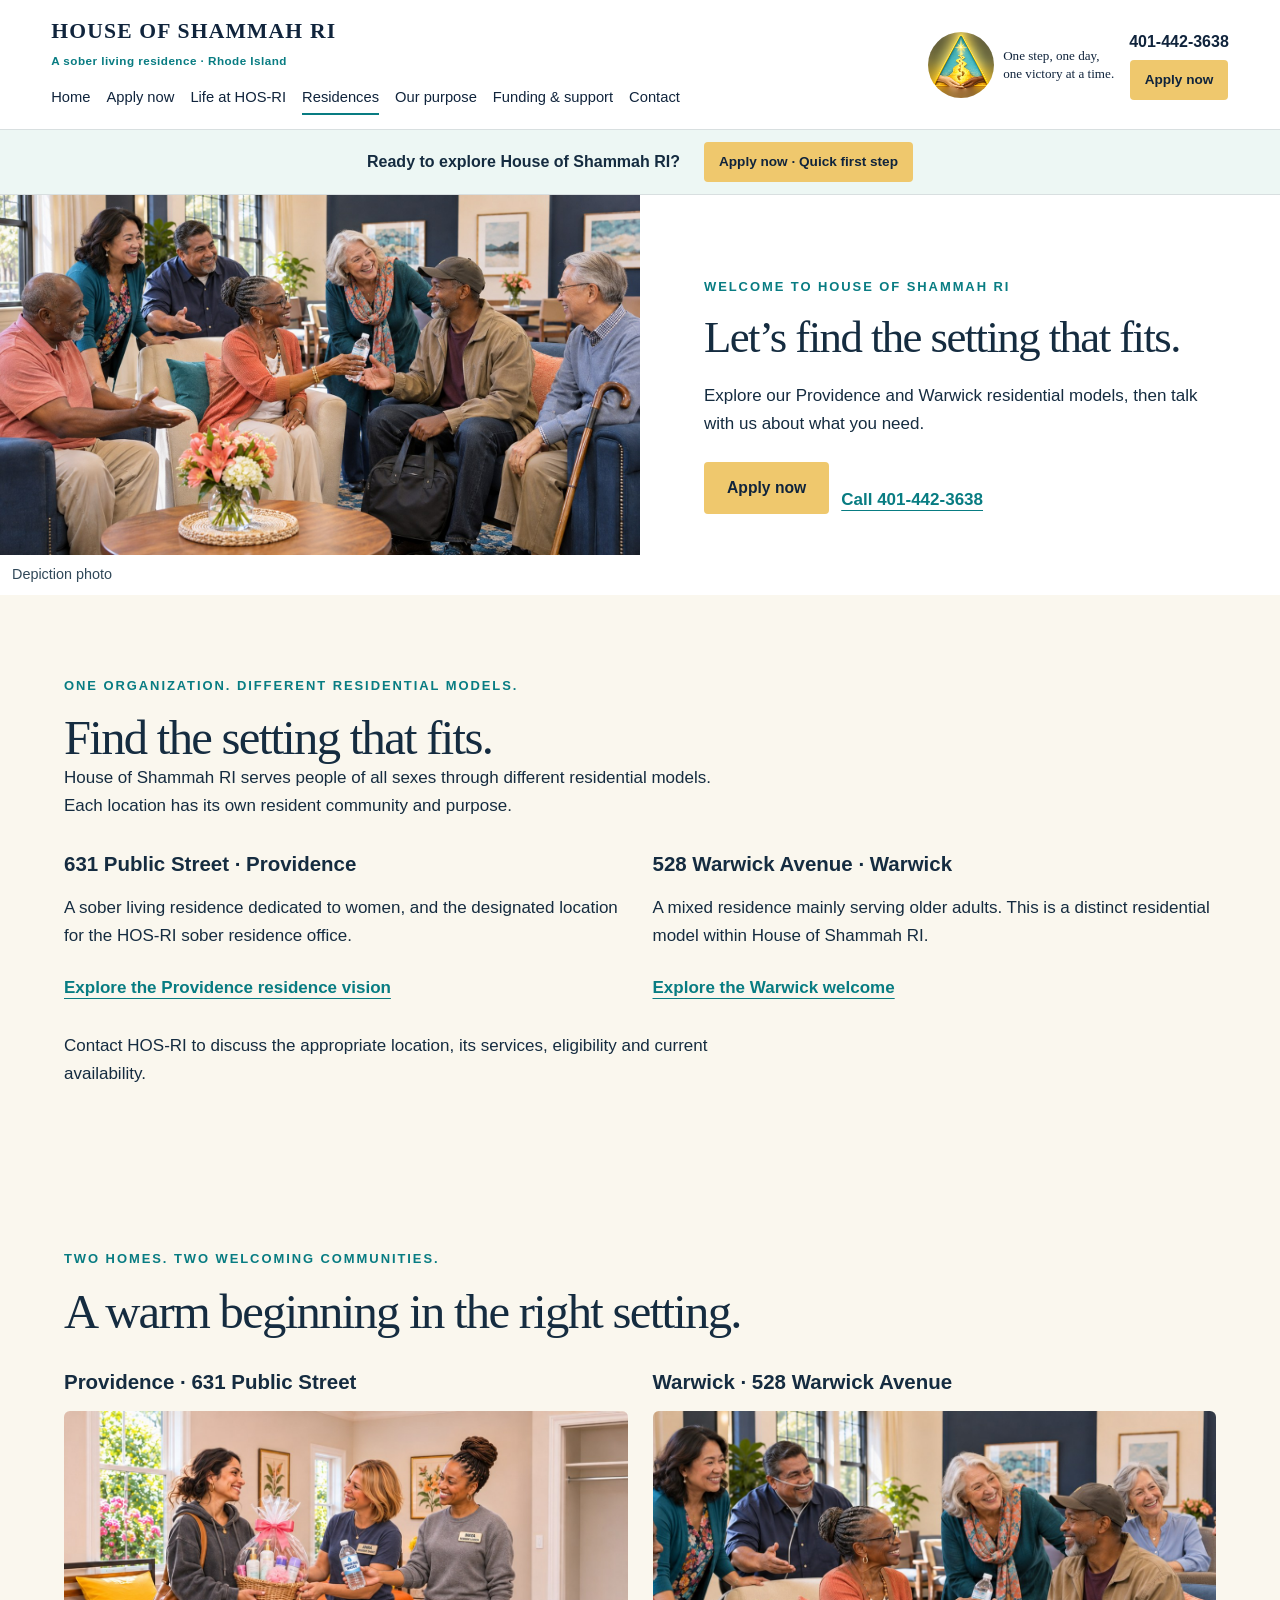
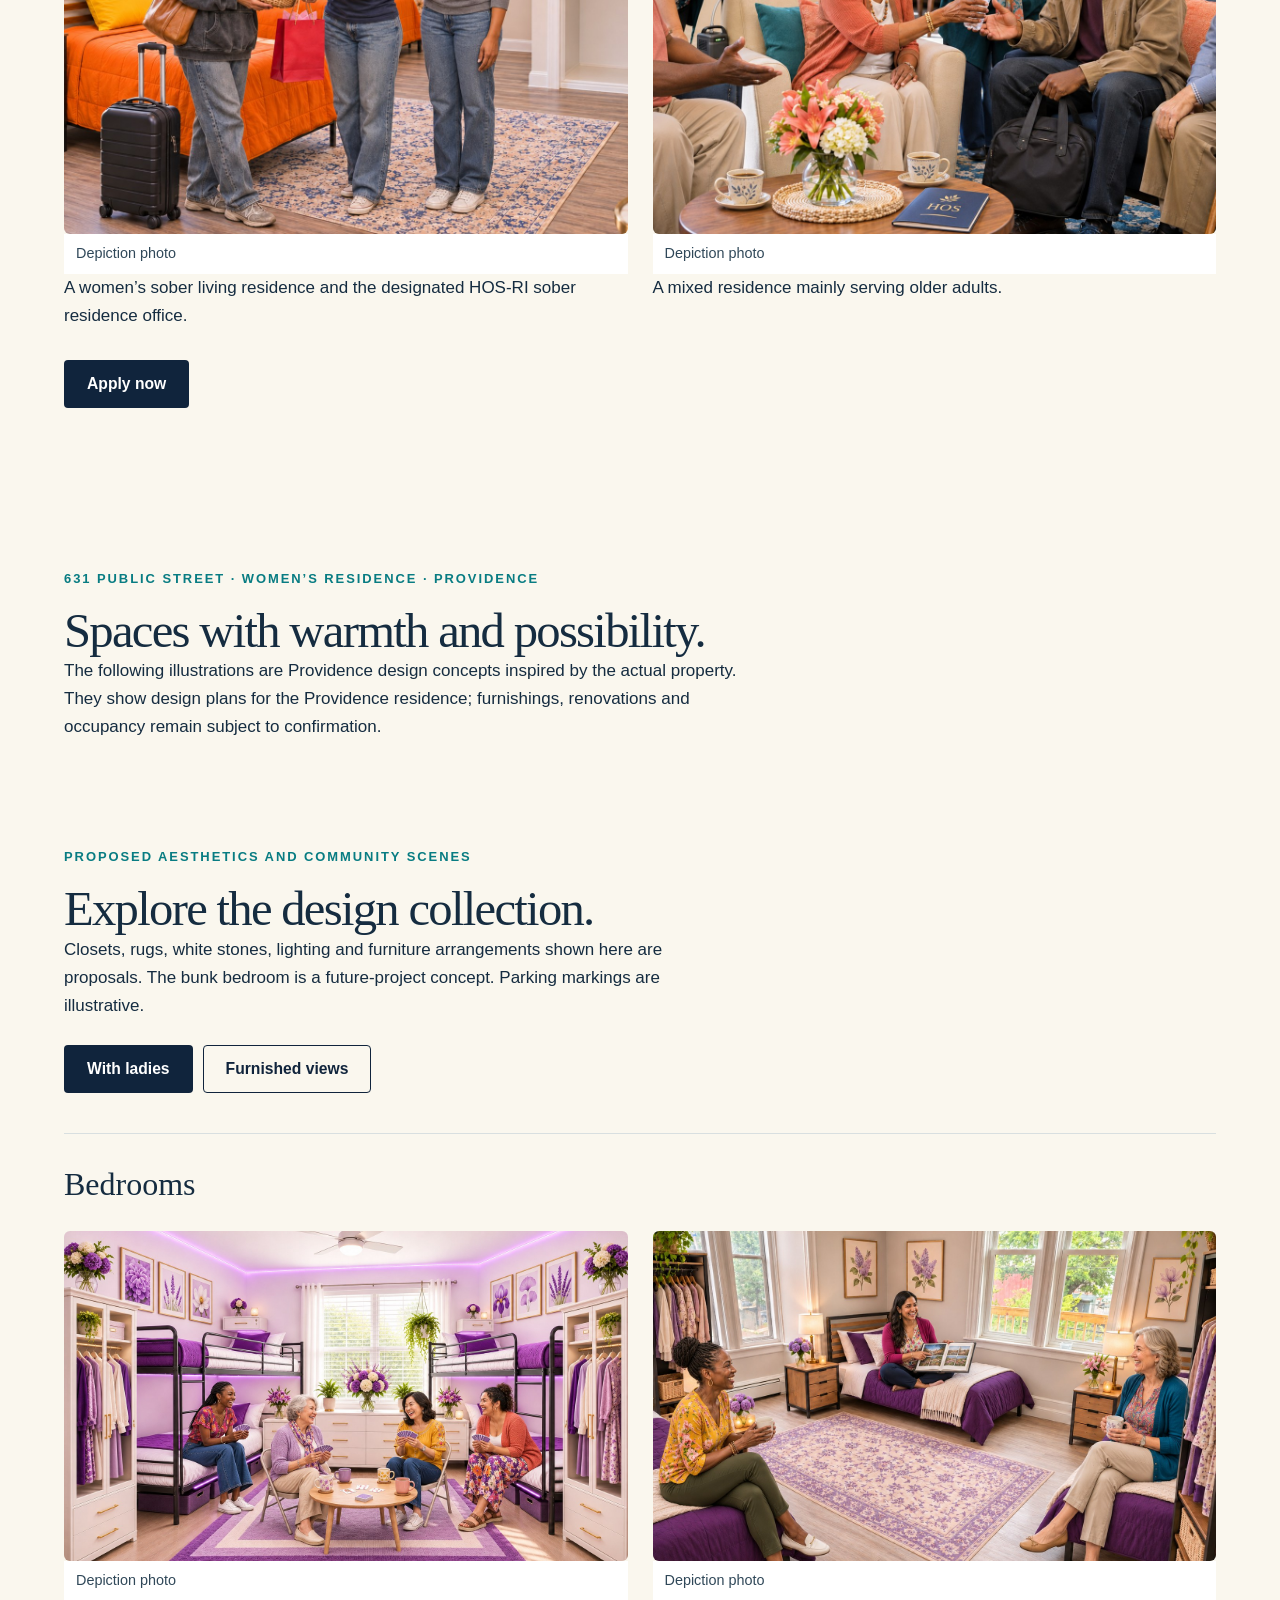
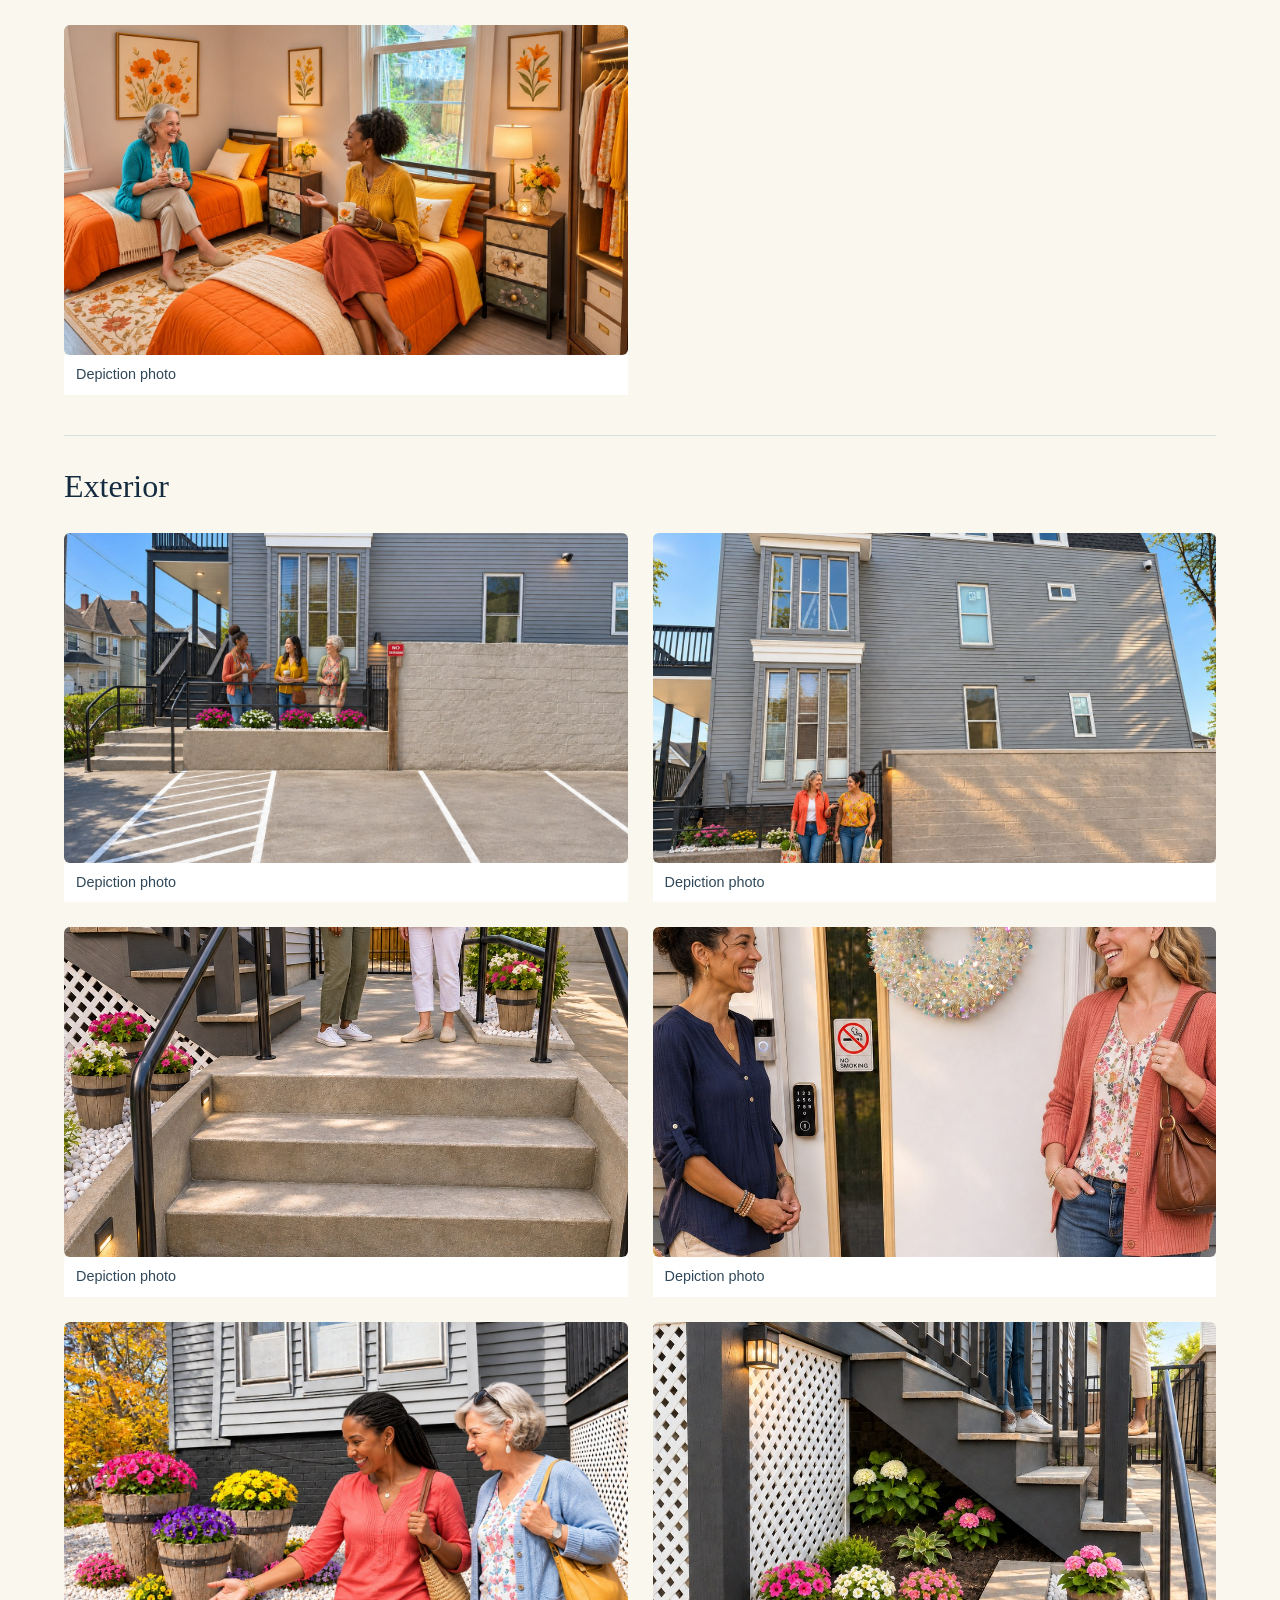
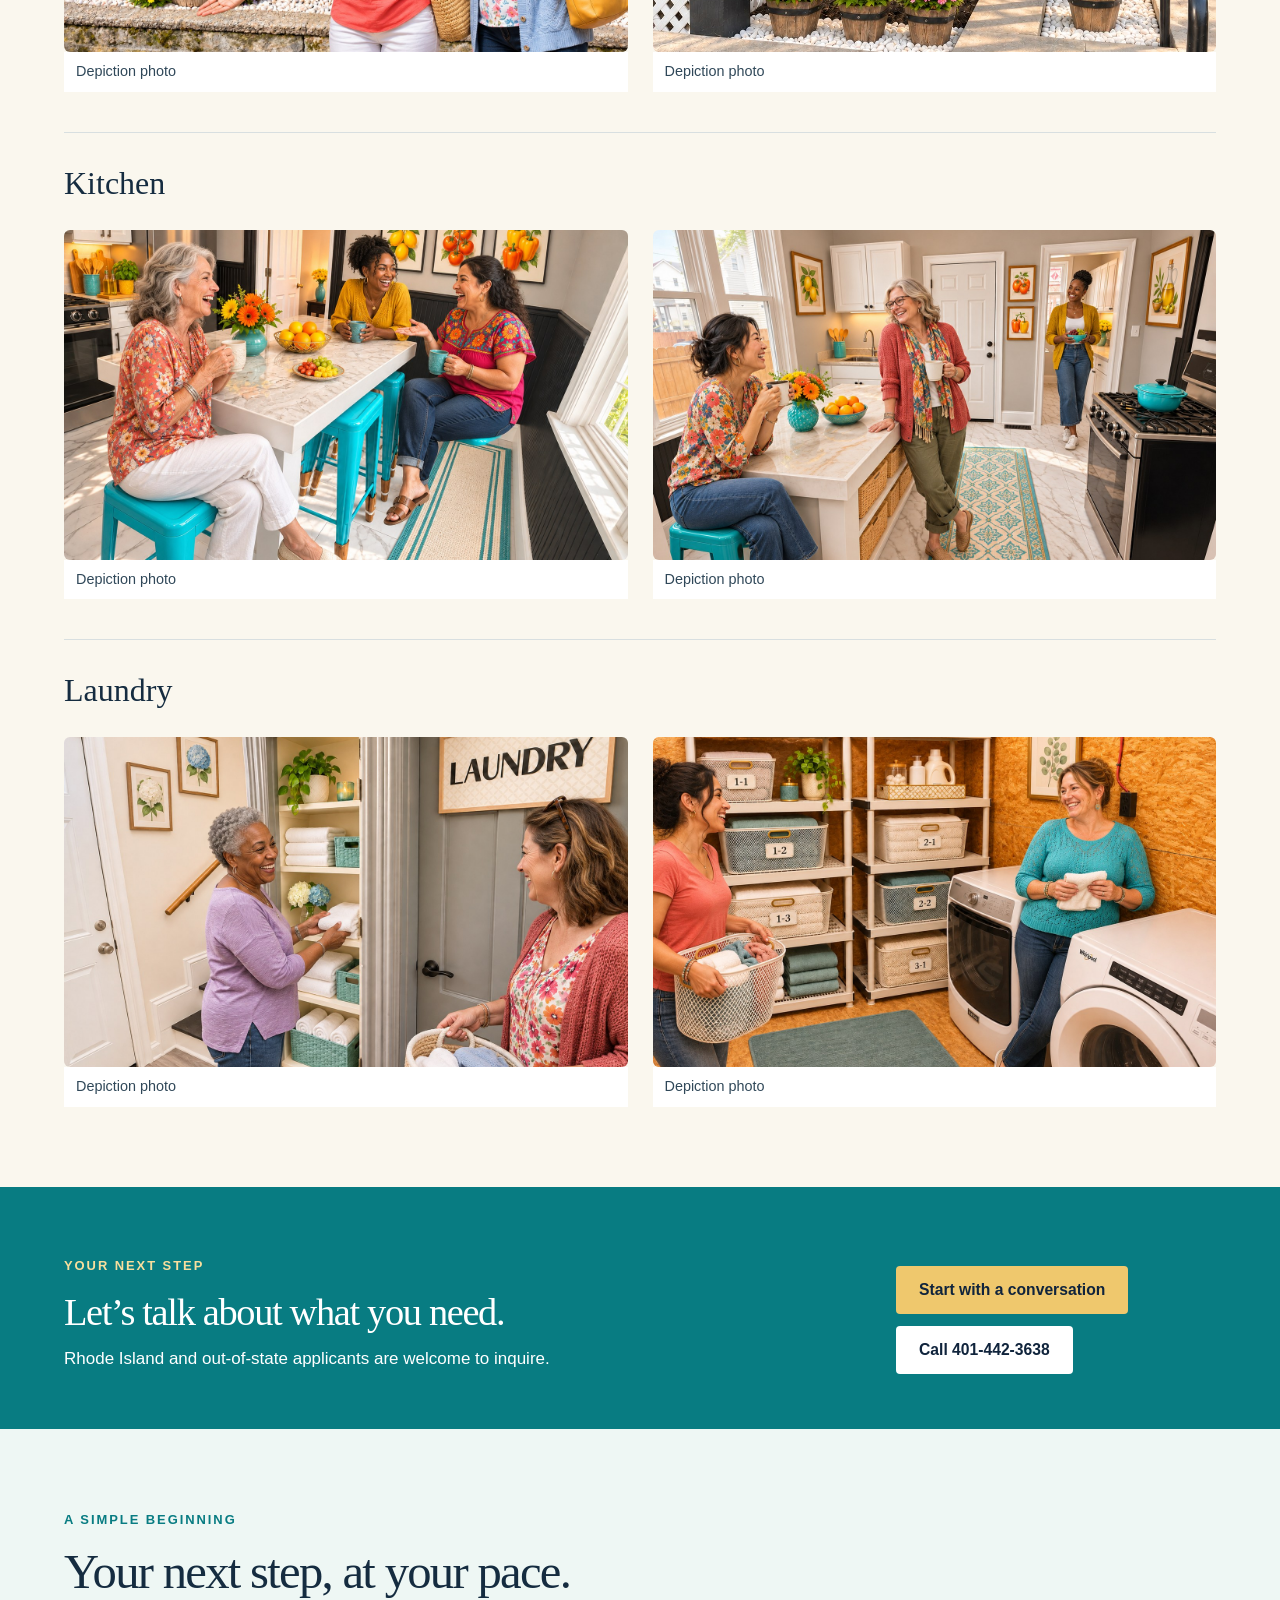
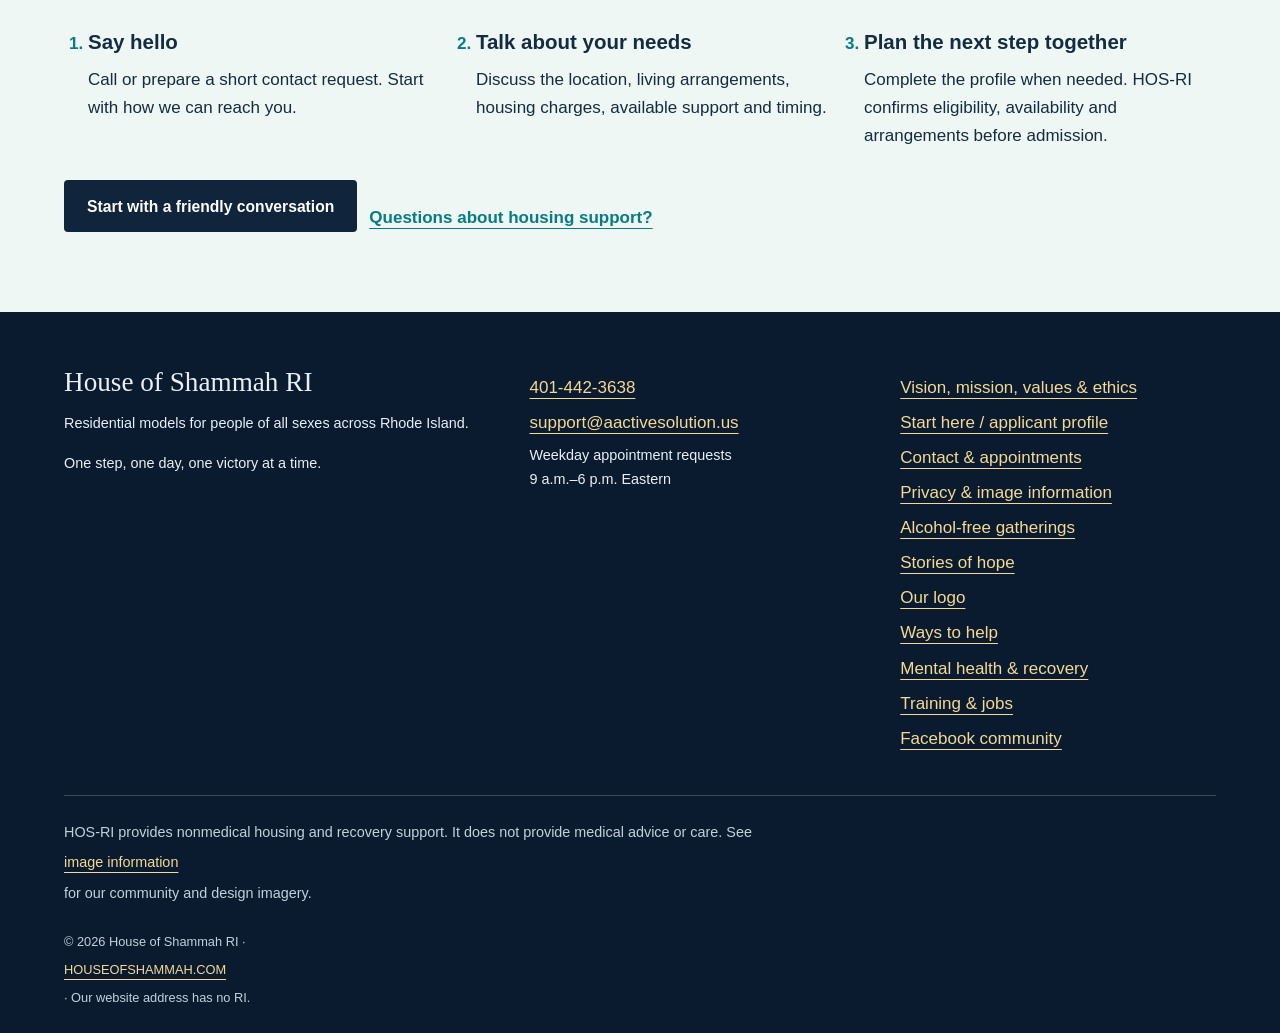
<file: residence.html>
<!doctype html><html lang="en"><head><meta charset="utf-8"><meta name="viewport" content="width=device-width,initial-scale=1"><title>Our Residences and Design Ideas | House of Shammah RI</title><meta name="description" content="Explore House of Shammah RI residential models in Providence and Warwick, with clearly labeled design illustrations for the women’s residence at 631 Public Street."><meta name="theme-color" content="#10243c"><link rel="canonical" href="https://houseofshammah.com/residence.html"><link rel="icon" href="assets/refresh/hos-logo.jpg"><meta property="og:title" content="Residence Photos and Design Ideas | House of Shammah RI"><meta property="og:description" content="Explore House of Shammah RI residential models in Providence and Warwick, with clearly labeled design illustrations for the women’s residence at 631 Public Street."><meta property="og:image" content="https://houseofshammah.com/assets/refresh/welcome-casual.jpg"><link rel="stylesheet" href="redesign.css"><link rel="stylesheet" href="finishing.css"><script src="site.js?v=20261127-welcome" defer></script><link rel="stylesheet" href="journey.css?v=20261124-contacts"></head><body><a class="skip" href="#main">Skip to content</a><header class="site-header"><div class="header-inner"><div class="navigation"><a class="wordmark" href="index.html">HOUSE OF SHAMMAH RI<span>A sober living residence · Rhode Island</span></a><button class="menu-toggle" aria-expanded="false" aria-controls="primary-nav">Menu</button><nav id="primary-nav" aria-label="Main navigation"><a href="index.html" >Home</a><a href="apply.html" >Apply now</a><a href="life.html" >Life at HOS-RI</a><a href="residence.html" aria-current=page>Residences</a><a href="purpose.html" >Our purpose</a><a href="funding.html" >Funding & support</a><a href="contact.html" >Contact</a></nav></div><div class="header-contact"><a class="mini-brand" href="logo.html" aria-label="House of Shammah RI logo and tagline"><img src="assets/refresh/hos-logo.jpg" alt="House of Shammah RI gold and turquoise logo"><span>One step, one day,<br>one victory at a time.</span></a><div class="contact-actions"><a href="tel:14014423638">401-442-3638</a><a class="button gold small" href="apply.html">Apply now</a></div></div></div><div class="compact-tagline">One step, one day, one victory at a time.</div></header><main id="main"><div class="application-invite"><strong>Ready to explore House of Shammah RI?</strong><a class="button gold small" href="apply.html#first-step">Apply now · Quick first step</a></div><section class="welcome-hero"><figure><img src="assets/refresh/diverse-adult-welcome.jpg" alt="A welcoming HOS-RI community scene with adults from diverse backgrounds" fetchpriority="high"><figcaption>Depiction photo</figcaption></figure><div class="welcome-copy"><p class="eyebrow">Welcome to House of Shammah RI</p><h1>Let’s find the setting that fits.</h1><p>Explore our Providence and Warwick residential models, then talk with us about what you need.</p><div class="buttons"><a class="button gold" href="apply.html#first-step">Apply now</a><a class="text-link" href="tel:14014423638">Call 401-442-3638</a></div></div></section><section class="section" id="residential-models"><p class="eyebrow">One organization. Different residential models.</p><h2>Find the setting that fits.</h2><p>House of Shammah RI serves people of all sexes through different residential models. Each location has its own resident community and purpose.</p><div class="comparison"><article><h3>631 Public Street · Providence</h3><p>A sober living residence dedicated to women, and the designated location for the HOS-RI sober residence office.</p><a class="text-link" href="residence.html#providence">Explore the Providence residence vision</a></article><article><h3>528 Warwick Avenue · Warwick</h3><p>A mixed residence mainly serving older adults. This is a distinct residential model within House of Shammah RI.</p><a class="text-link" href="residence.html#warwick-welcome">Explore the Warwick welcome</a></article></div><p>Contact HOS-RI to discuss the appropriate location, its services, eligibility and current availability.</p></section><section class="section"><p class="eyebrow">Two homes. Two welcoming communities.</p><h2>A warm beginning in the right setting.</h2><div class="comparison"><article><h3>Providence · 631 Public Street</h3><figure><a class="image-link" href="assets/refresh/bedroom-welcome-water.jpg" aria-label="Open image: Providence women’s residence welcome concept"><img src="assets/refresh/bedroom-welcome-water.jpg" alt="Providence women’s residence welcome concept" loading=lazy decoding="async"></a><figcaption>Depiction photo</figcaption></figure><p>A women’s sober living residence and the designated HOS-RI sober residence office.</p></article><article id="warwick-welcome"><h3>Warwick · 528 Warwick Avenue</h3><figure><a class="image-link" href="assets/refresh/warwick-adult-welcome.jpg" aria-label="Open image: Warwick mixed adult welcome concept with two white women, diverse older adults, personal oxygen and glucose-monitor devices, cups and HOS-RI booklet"><img src="assets/refresh/warwick-adult-welcome.jpg" alt="Warwick mixed adult welcome concept with two white women, diverse older adults, personal oxygen and glucose-monitor devices, cups and HOS-RI booklet" loading=lazy decoding="async"></a><figcaption>Depiction photo</figcaption></figure><p>A mixed residence mainly serving older adults.</p></article></div><a class="button navy" href="apply.html#first-step">Apply now</a></section><section class="section" id="providence"><p class="eyebrow">631 Public Street · Women’s residence · Providence</p><h2>Spaces with warmth and possibility.</h2><p>The following illustrations are Providence design concepts inspired by the actual property. They show design plans for the Providence residence; furnishings, renovations and occupancy remain subject to confirmation.</p></section><section class="section concept-section"><p class="eyebrow">Proposed aesthetics and community scenes</p><h2>Explore the design collection.</h2><p>Closets, rugs, white stones, lighting and furniture arrangements shown here are proposals. The bunk bedroom is a future-project concept. Parking markings are illustrative.</p><div class="view-switch" role="group" aria-label="Choose design image view"><button class="button navy" data-mode="people" aria-pressed="true">With ladies</button><button class="button outline" data-mode="plain" aria-pressed="false">Furnished views</button></div><h3 class="gallery-heading">Bedrooms</h3><div class="gallery two"><figure class="design-photo"><a class="image-link" href="assets/refresh/room-01-community.jpg"><img loading="lazy" decoding="async" src="assets/refresh/room-01-community.jpg" data-people="assets/refresh/room-01-community.jpg" data-plain="assets/refresh/room-01-furnished.jpg" alt="Purple bunk room — future design concept"></a><figcaption>Depiction photo</figcaption></figure><figure class="design-photo"><a class="image-link" href="assets/refresh/room-02-community.jpg"><img loading="lazy" decoding="async" src="assets/refresh/room-02-community.jpg" data-people="assets/refresh/room-02-community.jpg" data-plain="assets/refresh/room-02-furnished.jpg" alt="Purple three-bed room styling"></a><figcaption>Depiction photo</figcaption></figure><figure class="design-photo"><a class="image-link" href="assets/refresh/room-03-community.jpg"><img loading="lazy" decoding="async" src="assets/refresh/room-03-community.jpg" data-people="assets/refresh/room-03-community.jpg" data-plain="assets/refresh/room-03-furnished.jpg" alt="Orange two-bed room styling"></a><figcaption>Depiction photo</figcaption></figure></div><h3 class="gallery-heading">Exterior</h3><div class="gallery two"><figure class="design-photo"><a class="image-link" href="assets/refresh/room-04-community.jpg"><img loading="lazy" decoding="async" src="assets/refresh/room-04-community.jpg" data-people="assets/refresh/room-04-community.jpg" data-plain="assets/refresh/room-04-furnished.jpg" alt="Parking and gate access concept"></a><figcaption>Depiction photo</figcaption></figure><figure class="design-photo"><a class="image-link" href="assets/refresh/room-05-community.jpg"><img loading="lazy" decoding="async" src="assets/refresh/room-05-community.jpg" data-people="assets/refresh/room-05-community.jpg" data-plain="assets/refresh/room-05-furnished.jpg" alt="Parking-side building view concept"></a><figcaption>Depiction photo</figcaption></figure><figure class="design-photo"><a class="image-link" href="assets/refresh/room-06-community.jpg"><img loading="lazy" decoding="async" src="assets/refresh/room-06-community.jpg" data-people="assets/refresh/room-06-community.jpg" data-plain="assets/refresh/room-06-furnished.jpg" alt="Concrete yard entry and wooden patio stairs"></a><figcaption>Depiction photo</figcaption></figure><figure class="design-photo"><a class="image-link" href="assets/refresh/room-07-community.jpg"><img loading="lazy" decoding="async" src="assets/refresh/room-07-community.jpg" data-people="assets/refresh/room-07-community.jpg" data-plain="assets/refresh/room-07-furnished.jpg" alt="White front door styling"></a><figcaption>Depiction photo</figcaption></figure><figure class="design-photo"><a class="image-link" href="assets/refresh/room-08-community.jpg"><img loading="lazy" decoding="async" src="assets/refresh/room-08-community.jpg" data-people="assets/refresh/room-08-community.jpg" data-plain="assets/refresh/room-08-furnished.jpg" alt="Front white-stone garden concept"></a><figcaption>Depiction photo</figcaption></figure><figure class="design-photo"><a class="image-link" href="assets/refresh/room-09-community.jpg"><img loading="lazy" decoding="async" src="assets/refresh/room-09-community.jpg" data-people="assets/refresh/room-09-community.jpg" data-plain="assets/refresh/room-09-furnished.jpg" alt="Patio stairs and side garden concept"></a><figcaption>Depiction photo</figcaption></figure></div><h3 class="gallery-heading">Kitchen</h3><div class="gallery two"><figure class="design-photo"><a class="image-link" href="assets/refresh/room-10-community.jpg"><img loading="lazy" decoding="async" src="assets/refresh/room-10-community.jpg" data-people="assets/refresh/room-10-community.jpg" data-plain="assets/refresh/room-10-furnished.jpg" alt="Kitchen island styling"></a><figcaption>Depiction photo</figcaption></figure><figure class="design-photo"><a class="image-link" href="assets/refresh/room-11-community.jpg"><img loading="lazy" decoding="async" src="assets/refresh/room-11-community.jpg" data-people="assets/refresh/room-11-community.jpg" data-plain="assets/refresh/room-11-furnished.jpg" alt="Kitchen full view styling"></a><figcaption>Depiction photo</figcaption></figure></div><h3 class="gallery-heading">Laundry</h3><div class="gallery two"><figure class="design-photo"><a class="image-link" href="assets/refresh/room-12-community.jpg"><img loading="lazy" decoding="async" src="assets/refresh/room-12-community.jpg" data-people="assets/refresh/room-12-community.jpg" data-plain="assets/refresh/room-12-furnished.jpg" alt="Laundry entrance styling"></a><figcaption>Depiction photo</figcaption></figure><figure class="design-photo"><a class="image-link" href="assets/refresh/room-13-community.jpg"><img loading="lazy" decoding="async" src="assets/refresh/room-13-community.jpg" data-people="assets/refresh/room-13-community.jpg" data-plain="assets/refresh/room-13-furnished.jpg" alt="Basement laundry styling"></a><figcaption>Depiction photo</figcaption></figure></div></section><section class="cta"><div><p class="eyebrow">Your next step</p><h2>Let’s talk about what you need.</h2><p>Rhode Island and out-of-state applicants are welcome to inquire.</p></div><div class="buttons"><a class="button gold" href="apply.html">Start with a conversation</a><a class="button light" href="tel:14014423638">Call 401-442-3638</a></div></section><section class="section next-steps"><p class="eyebrow">A simple beginning</p><h2>Your next step, at your pace.</h2><ol class="journey-steps"><li><h3>Say hello</h3><p>Call or prepare a short contact request. Start with how we can reach you.</p></li><li><h3>Talk about your needs</h3><p>Discuss the location, living arrangements, housing charges, available support and timing.</p></li><li><h3>Plan the next step together</h3><p>Complete the profile when needed. HOS-RI confirms eligibility, availability and arrangements before admission.</p></li></ol><div class="buttons"><a class="button navy" href="apply.html#first-step">Start with a friendly conversation</a><a class="text-link" href="funding.html">Questions about housing support?</a></div></section></main><footer><div class="footer-grid"><div><strong>House of Shammah RI</strong><p>Residential models for people of all sexes across Rhode Island.</p><p>One step, one day, one victory at a time.</p></div><div><a href="tel:14014423638">401-442-3638</a><a href="mailto:support@aactivesolution.us">support@aactivesolution.us</a><p>Weekday appointment requests<br>9 a.m.–6 p.m. Eastern</p></div><div><a href="purpose.html">Vision, mission, values & ethics</a><a href="apply.html">Start here / applicant profile</a><a href="contact.html">Contact & appointments</a><a href="privacy.html">Privacy & image information</a><a href="alcohol-free.html">Alcohol-free gatherings</a><a href="stories.html">Stories of hope</a><a href="logo.html">Our logo</a><a href="support.html">Ways to help</a><a href="wellbeing.html">Mental health &amp; recovery</a><a href="community-resources.html">Training &amp; jobs</a><a href="https://www.facebook.com/profile.php?id=61596578085756">Facebook community</a></div></div><p class="footer-note">HOS-RI provides nonmedical housing and recovery support. It does not provide medical advice or care. See <a href="privacy.html">image information</a> for our community and design imagery.</p><p class="copyright">© 2026 House of Shammah RI · <a href="https://houseofshammah.com">HOUSEOFSHAMMAH.COM</a> · Our website address has no RI.</p></footer><dialog id="image-dialog"><button class="dialog-close" aria-label="Close enlarged image">Close</button><img alt=""><p></p></dialog><aside class="followup-invite" id="followup-invite" aria-labelledby="followup-title" hidden><button type="button" class="followup-close" aria-label="Dismiss application invitation">Close</button><p class="eyebrow">A warm invitation</p><h2 id="followup-title">Ready for your next step?</h2><p>Your questions are welcome. Begin with a short contact request, or keep exploring at your pace.</p><a class="button gold" href="apply.html#first-step">Continue to the application</a><button type="button" class="text-button followup-later">Not now</button></aside></body></html>
</file>
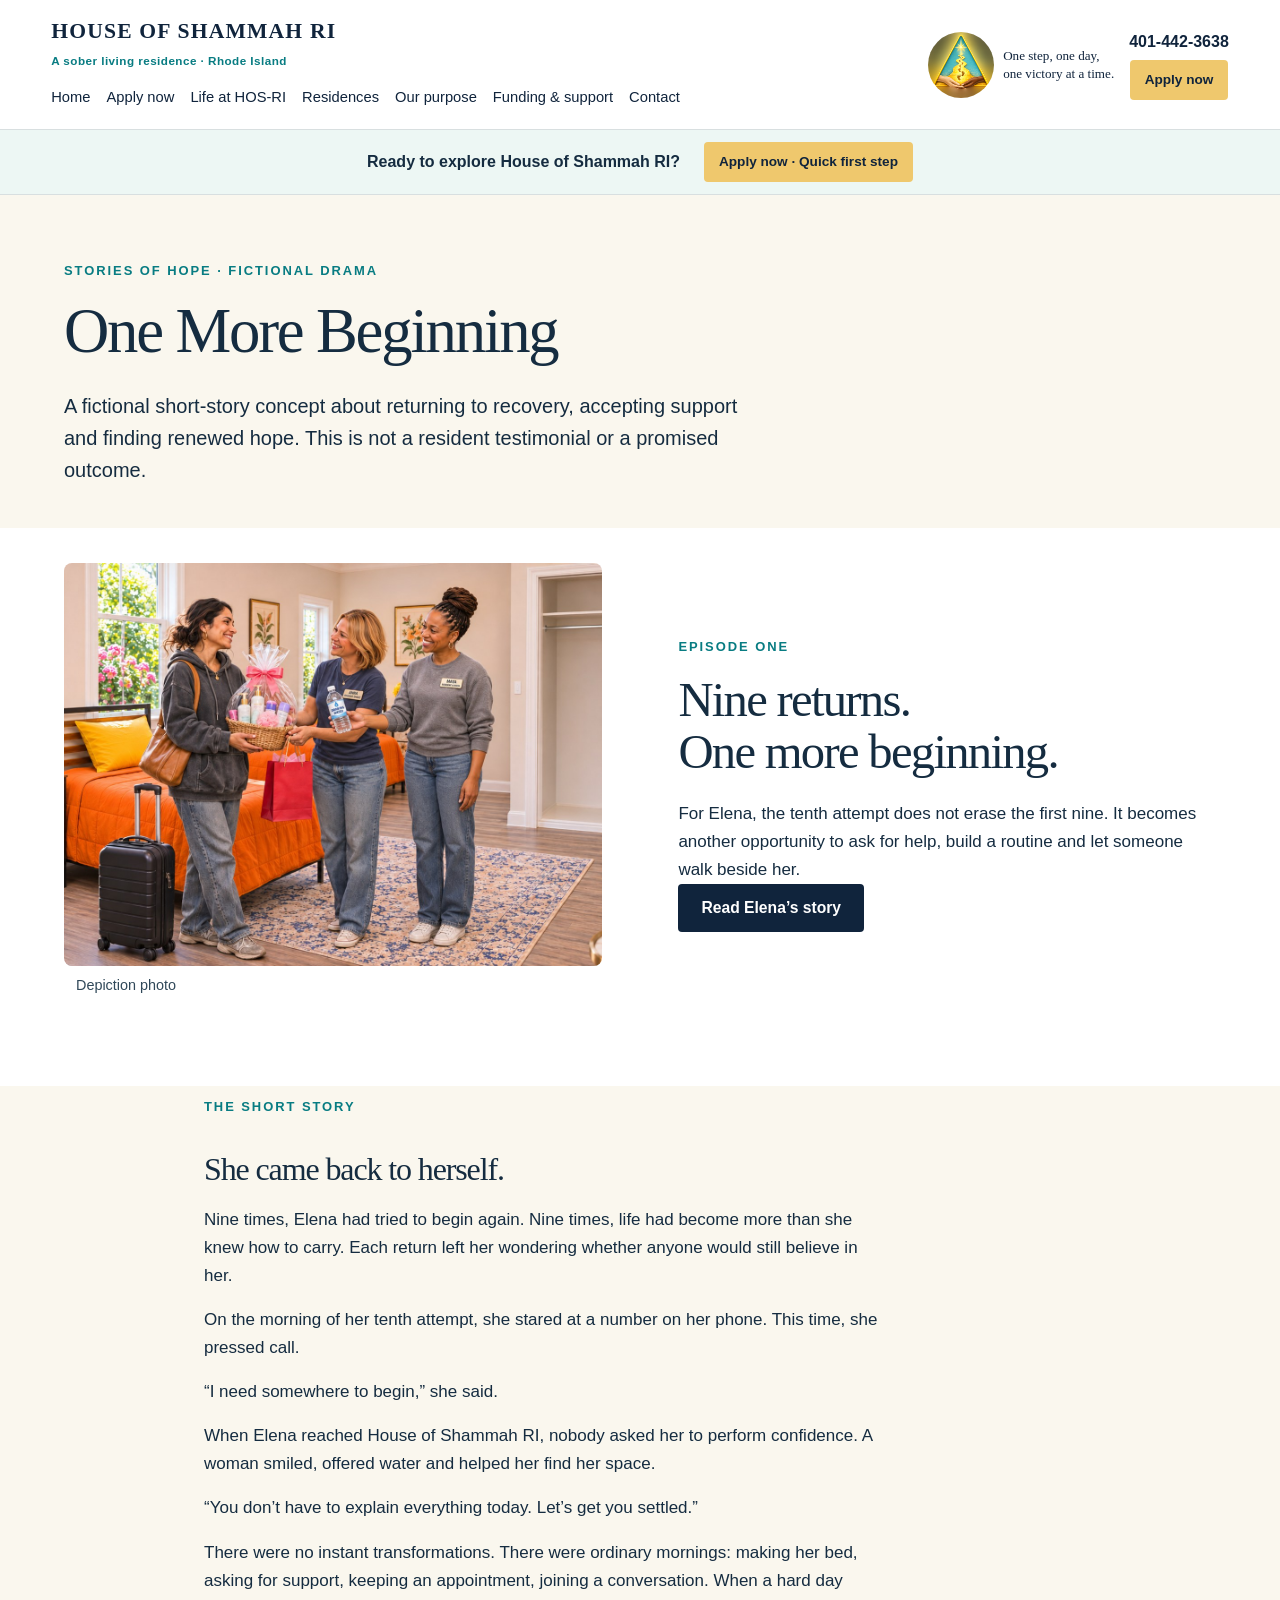
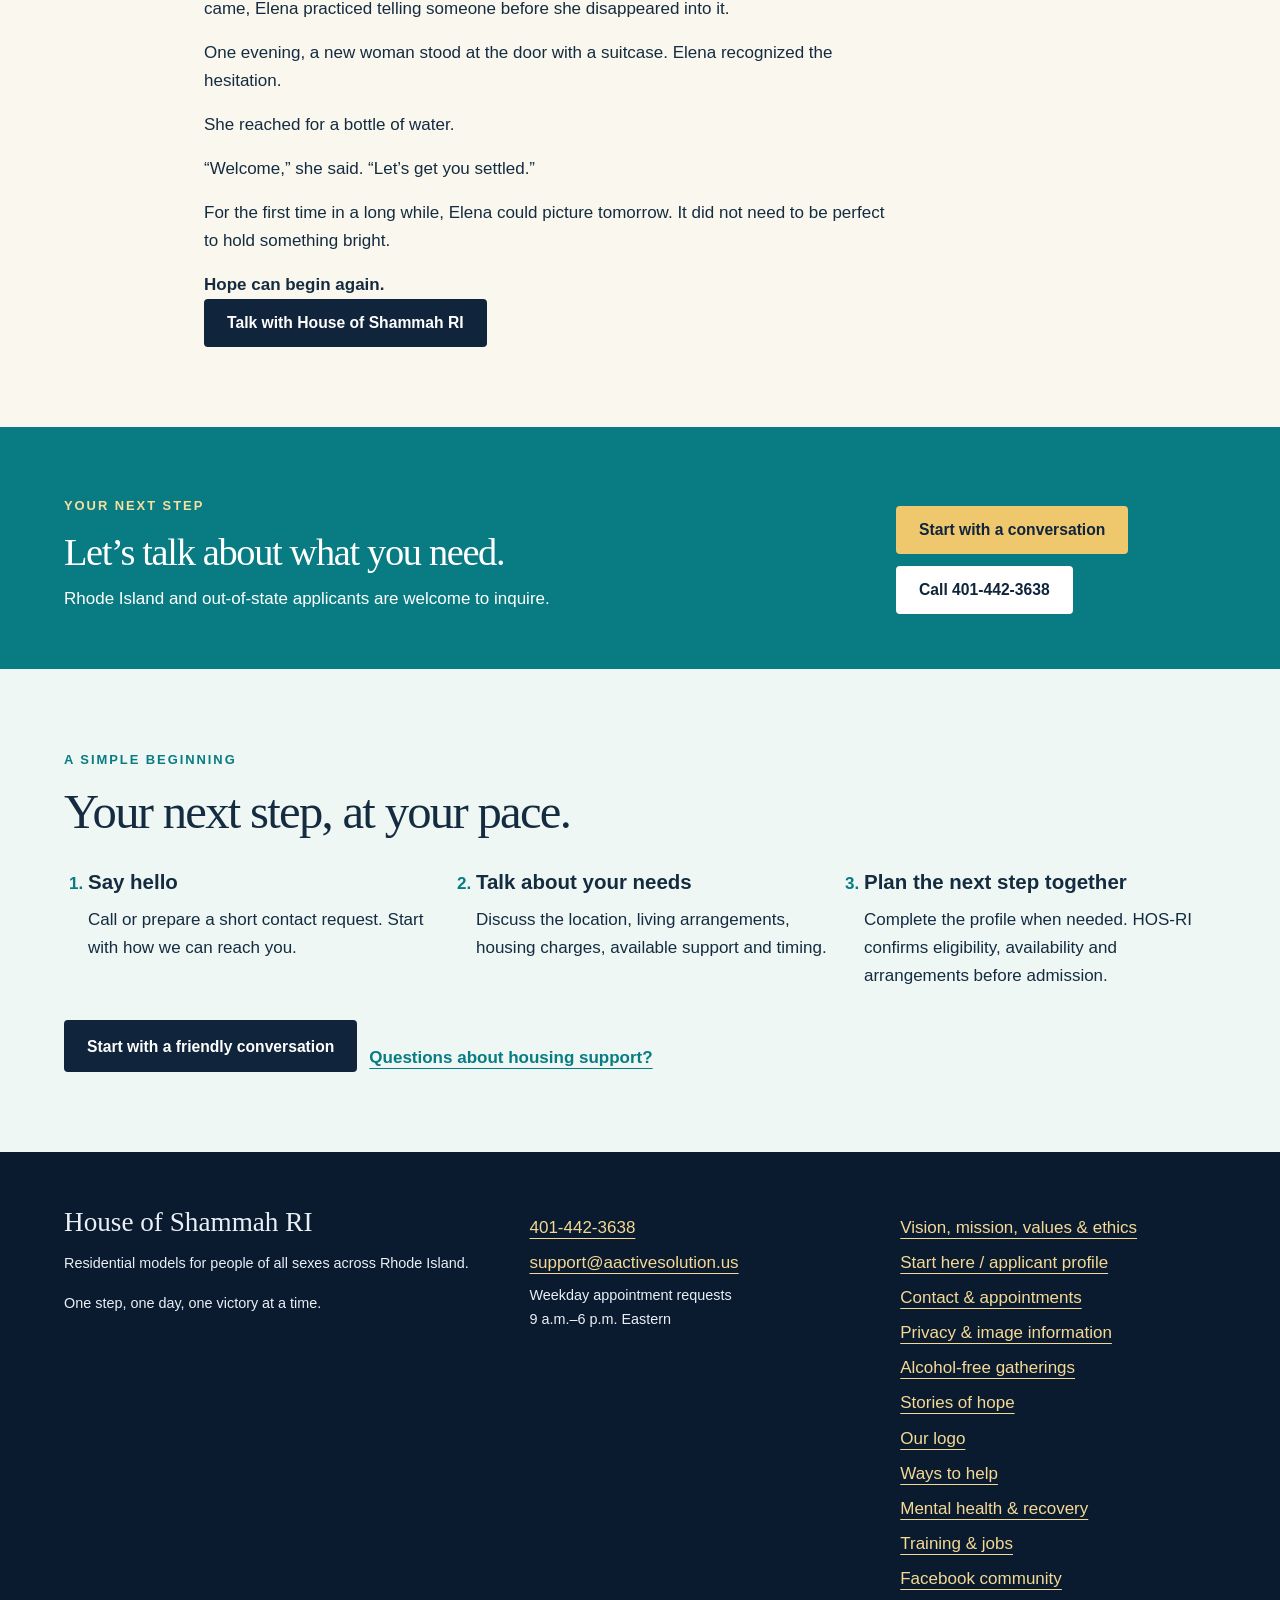
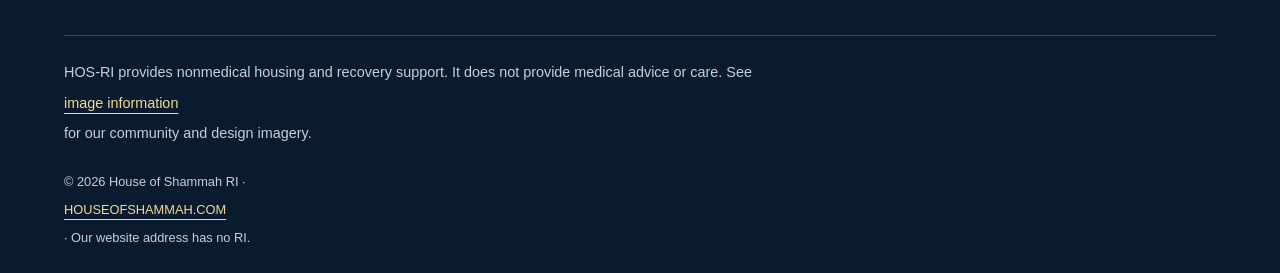
<file: stories.html>
<!doctype html><html lang="en"><head><meta charset="utf-8"><meta name="viewport" content="width=device-width,initial-scale=1"><title>Stories of Hope | House of Shammah RI</title><meta name="description" content="A fictional House of Shammah RI story about another beginning, practical support and renewed hope."><meta name="theme-color" content="#10243c"><link rel="canonical" href="https://houseofshammah.com/stories.html"><link rel="icon" href="assets/refresh/hos-logo.jpg"><meta property="og:title" content="Stories of Hope | House of Shammah RI"><meta property="og:description" content="A fictional House of Shammah RI story about another beginning, practical support and renewed hope."><meta property="og:image" content="https://houseofshammah.com/assets/refresh/welcome-casual.jpg"><link rel="stylesheet" href="redesign.css"><link rel="stylesheet" href="finishing.css"><script src="site.js?v=20261127-welcome" defer></script><link rel="stylesheet" href="journey.css?v=20261124-contacts"></head><body><a class="skip" href="#main">Skip to content</a><header class="site-header"><div class="header-inner"><div class="navigation"><a class="wordmark" href="index.html">HOUSE OF SHAMMAH RI<span>A sober living residence · Rhode Island</span></a><button class="menu-toggle" aria-expanded="false" aria-controls="primary-nav">Menu</button><nav id="primary-nav" aria-label="Main navigation"><a href="index.html" >Home</a><a href="apply.html" >Apply now</a><a href="life.html" >Life at HOS-RI</a><a href="residence.html" >Residences</a><a href="purpose.html" >Our purpose</a><a href="funding.html" >Funding & support</a><a href="contact.html" >Contact</a></nav></div><div class="header-contact"><a class="mini-brand" href="logo.html" aria-label="House of Shammah RI logo and tagline"><img src="assets/refresh/hos-logo.jpg" alt="House of Shammah RI gold and turquoise logo"><span>One step, one day,<br>one victory at a time.</span></a><div class="contact-actions"><a href="tel:14014423638">401-442-3638</a><a class="button gold small" href="apply.html">Apply now</a></div></div></div><div class="compact-tagline">One step, one day, one victory at a time.</div></header><main id="main"><div class="application-invite"><strong>Ready to explore House of Shammah RI?</strong><a class="button gold small" href="apply.html#first-step">Apply now · Quick first step</a></div><section class="page-heading"><p class="eyebrow">Stories of hope · fictional drama</p><h1>One More Beginning</h1><p class="lede">A fictional short-story concept about returning to recovery, accepting support and finding renewed hope. This is not a resident testimonial or a promised outcome.</p></section><section class="section feature"><div><figure><a class="image-link" href="assets/refresh/bedroom-welcome-water.jpg" aria-label="Open image: Fictional welcome scene illustrating a new beginning"><img src="assets/refresh/bedroom-welcome-water.jpg" alt="Fictional welcome scene illustrating a new beginning" loading=lazy decoding="async"></a><figcaption>Depiction photo</figcaption></figure></div><div><p class="eyebrow">Episode one</p><h2>Nine returns.<br>One more beginning.</h2><p>For Elena, the tenth attempt does not erase the first nine. It becomes another opportunity to ask for help, build a routine and let someone walk beside her.</p><a class="button navy" href="#story">Read Elena’s story</a></div></section><section id="story" class="section prose"><p class="eyebrow">The short story</p><h2>She came back to herself.</h2><p>Nine times, Elena had tried to begin again. Nine times, life had become more than she knew how to carry. Each return left her wondering whether anyone would still believe in her.</p><p>On the morning of her tenth attempt, she stared at a number on her phone. This time, she pressed call.</p><p>“I need somewhere to begin,” she said.</p><p>When Elena reached House of Shammah RI, nobody asked her to perform confidence. A woman smiled, offered water and helped her find her space.</p><p>“You don’t have to explain everything today. Let’s get you settled.”</p><p>There were no instant transformations. There were ordinary mornings: making her bed, asking for support, keeping an appointment, joining a conversation. When a hard day came, Elena practiced telling someone before she disappeared into it.</p><p>One evening, a new woman stood at the door with a suitcase. Elena recognized the hesitation.</p><p>She reached for a bottle of water.</p><p>“Welcome,” she said. “Let’s get you settled.”</p><p>For the first time in a long while, Elena could picture tomorrow. It did not need to be perfect to hold something bright.</p><p><strong>Hope can begin again.</strong></p><a class="button navy" href="contact.html">Talk with House of Shammah RI</a></section><section class="cta"><div><p class="eyebrow">Your next step</p><h2>Let’s talk about what you need.</h2><p>Rhode Island and out-of-state applicants are welcome to inquire.</p></div><div class="buttons"><a class="button gold" href="apply.html">Start with a conversation</a><a class="button light" href="tel:14014423638">Call 401-442-3638</a></div></section><section class="section next-steps"><p class="eyebrow">A simple beginning</p><h2>Your next step, at your pace.</h2><ol class="journey-steps"><li><h3>Say hello</h3><p>Call or prepare a short contact request. Start with how we can reach you.</p></li><li><h3>Talk about your needs</h3><p>Discuss the location, living arrangements, housing charges, available support and timing.</p></li><li><h3>Plan the next step together</h3><p>Complete the profile when needed. HOS-RI confirms eligibility, availability and arrangements before admission.</p></li></ol><div class="buttons"><a class="button navy" href="apply.html#first-step">Start with a friendly conversation</a><a class="text-link" href="funding.html">Questions about housing support?</a></div></section></main><footer><div class="footer-grid"><div><strong>House of Shammah RI</strong><p>Residential models for people of all sexes across Rhode Island.</p><p>One step, one day, one victory at a time.</p></div><div><a href="tel:14014423638">401-442-3638</a><a href="mailto:support@aactivesolution.us">support@aactivesolution.us</a><p>Weekday appointment requests<br>9 a.m.–6 p.m. Eastern</p></div><div><a href="purpose.html">Vision, mission, values & ethics</a><a href="apply.html">Start here / applicant profile</a><a href="contact.html">Contact & appointments</a><a href="privacy.html">Privacy & image information</a><a href="alcohol-free.html">Alcohol-free gatherings</a><a href="stories.html">Stories of hope</a><a href="logo.html">Our logo</a><a href="support.html">Ways to help</a><a href="wellbeing.html">Mental health &amp; recovery</a><a href="community-resources.html">Training &amp; jobs</a><a href="https://www.facebook.com/profile.php?id=61596578085756">Facebook community</a></div></div><p class="footer-note">HOS-RI provides nonmedical housing and recovery support. It does not provide medical advice or care. See <a href="privacy.html">image information</a> for our community and design imagery.</p><p class="copyright">© 2026 House of Shammah RI · <a href="https://houseofshammah.com">HOUSEOFSHAMMAH.COM</a> · Our website address has no RI.</p></footer><dialog id="image-dialog"><button class="dialog-close" aria-label="Close enlarged image">Close</button><img alt=""><p></p></dialog><aside class="followup-invite" id="followup-invite" aria-labelledby="followup-title" hidden><button type="button" class="followup-close" aria-label="Dismiss application invitation">Close</button><p class="eyebrow">A warm invitation</p><h2 id="followup-title">Ready for your next step?</h2><p>Your questions are welcome. Begin with a short contact request, or keep exploring at your pace.</p><a class="button gold" href="apply.html#first-step">Continue to the application</a><button type="button" class="text-button followup-later">Not now</button></aside></body></html>
</file>
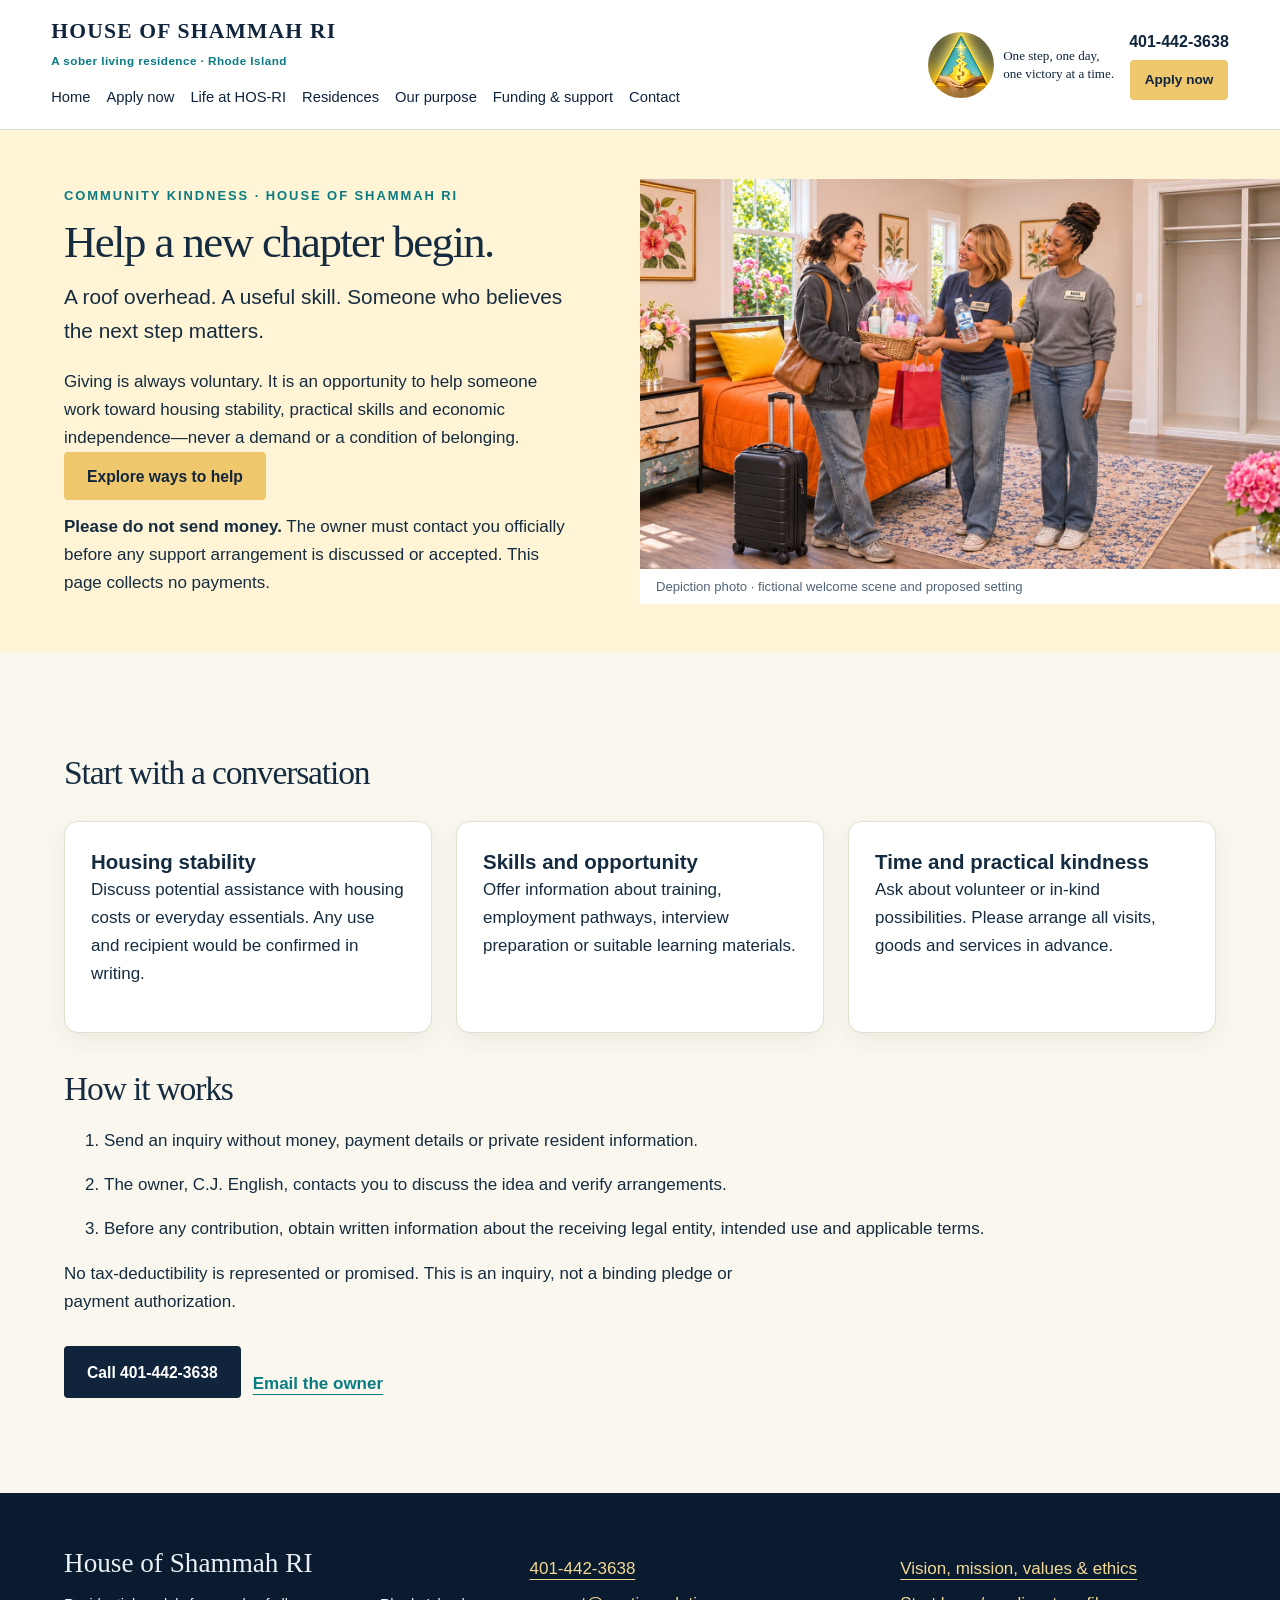
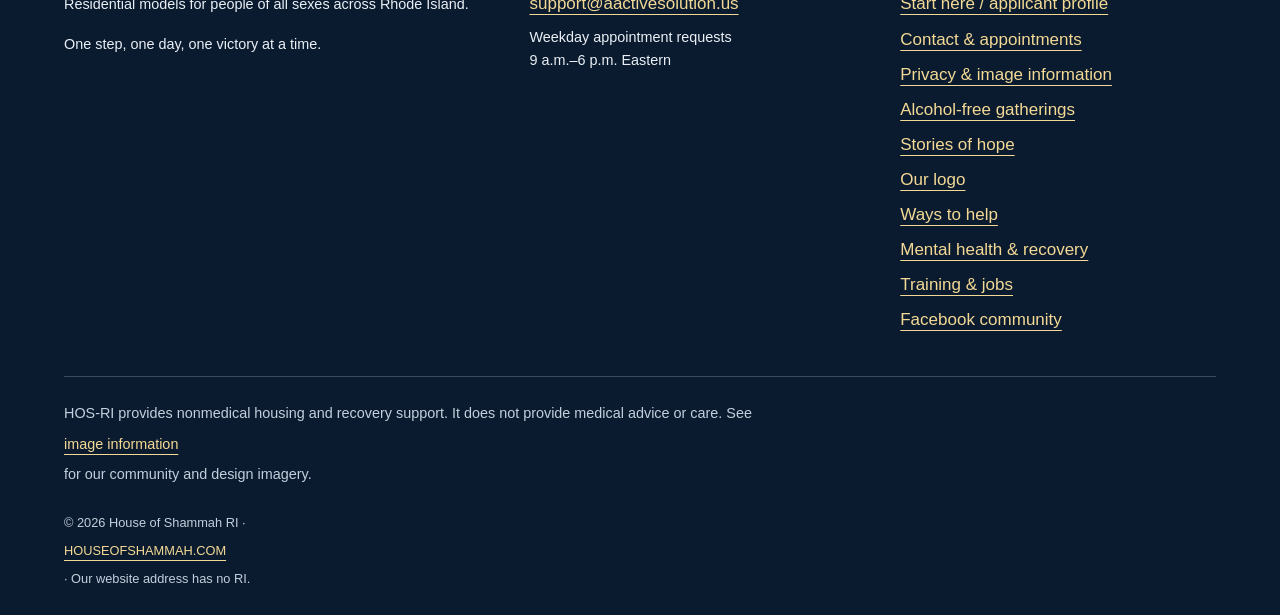
<file: support.html>
<!doctype html><html lang="en"><head><meta charset="utf-8"><meta name="viewport" content="width=device-width,initial-scale=1"><title>Help a new chapter begin | House of Shammah RI</title><meta name="description" content="Explore voluntary support for housing stability and skill building. Contact the owner before sending any funds."><meta name="theme-color" content="#10243c"><link rel="canonical" href="https://houseofshammah.com/support.html"><link rel="icon" href="assets/refresh/hos-logo.jpg"><meta property="og:title" content="Vision Mission Values and Ethics | House of Shammah RI"><meta property="og:description" content="Read the House of Shammah RI vision, mission, values and ethics, with the full logo and approved statement frames."><meta property="og:image" content="https://houseofshammah.com/assets/refresh/welcome-casual.jpg"><link rel="stylesheet" href="redesign.css"><link rel="stylesheet" href="finishing.css"><script src="site.js?v=20261127-welcome" defer></script><link rel="stylesheet" href="journey.css?v=20261124-contacts"><link rel="stylesheet" href="community.css"></head><body><a class="skip" href="#main">Skip to content</a><header class="site-header"><div class="header-inner"><div class="navigation"><a class="wordmark" href="index.html">HOUSE OF SHAMMAH RI<span>A sober living residence · Rhode Island</span></a><button class="menu-toggle" aria-expanded="false" aria-controls="primary-nav">Menu</button><nav id="primary-nav" aria-label="Main navigation"><a href="index.html" >Home</a><a href="apply.html" >Apply now</a><a href="life.html" >Life at HOS-RI</a><a href="residence.html" >Residences</a><a href="purpose.html">Our purpose</a><a href="funding.html" >Funding & support</a><a href="contact.html" >Contact</a></nav></div><div class="header-contact"><a class="mini-brand" href="logo.html" aria-label="House of Shammah RI logo and tagline"><img src="assets/refresh/hos-logo.jpg" alt="House of Shammah RI gold and turquoise logo"><span>One step, one day,<br>one victory at a time.</span></a><div class="contact-actions"><a href="tel:14014423638">401-442-3638</a><a class="button gold small" href="apply.html">Apply now</a></div></div></div><div class="compact-tagline">One step, one day, one victory at a time.</div></header><main id="main" class="community-page">
<section class="split-hero"><div class="hero-copy"><p class="eyebrow">Community kindness · House of Shammah RI</p><h1>Help a new chapter begin.</h1><p class="lead">A roof overhead. A useful skill. Someone who believes the next step matters.</p><p>Giving is always voluntary. It is an opportunity to help someone work toward housing stability, practical skills and economic independence—never a demand or a condition of belonging.</p><button class="button gold" id="open-support">Explore ways to help</button><p><strong>Please do not send money.</strong> The owner must contact you officially before any support arrangement is discussed or accepted. This page collects no payments.</p></div><figure><img src="assets/refresh/bedroom-welcome-water.jpg" alt="A fictional warm welcome with a basket and bottle of water"><figcaption>Depiction photo · fictional welcome scene and proposed setting</figcaption></figure></section>
<section class="section"><h2>Start with a conversation</h2><div class="cards"><article><h3>Housing stability</h3><p>Discuss potential assistance with housing costs or everyday essentials. Any use and recipient would be confirmed in writing.</p></article><article><h3>Skills and opportunity</h3><p>Offer information about training, employment pathways, interview preparation or suitable learning materials.</p></article><article><h3>Time and practical kindness</h3><p>Ask about volunteer or in-kind possibilities. Please arrange all visits, goods and services in advance.</p></article></div><h2>How it works</h2><ol><li>Send an inquiry without money, payment details or private resident information.</li><li>The owner, C.J. English, contacts you to discuss the idea and verify arrangements.</li><li>Before any contribution, obtain written information about the receiving legal entity, intended use and applicable terms.</li></ol><p>No tax-deductibility is represented or promised. This is an inquiry, not a binding pledge or payment authorization.</p><div class="buttons"><a class="button navy" href="tel:14014423638">Call 401-442-3638</a><a class="text-link" href="mailto:support@aactivesolution.us?subject=HOS%20RI%20community%20support%20inquiry">Email the owner</a></div></section>
</main><dialog id="support-dialog" aria-labelledby="support-title"><button type="button" class="dialog-close" id="close-support">Close</button><h2 id="support-title">Kindness starts with a conversation</h2><p>Thank you for considering House of Shammah RI. No money should be sent until the owner contacts you officially.</p><form id="support-inquiry"><label>Your name<input name="name" autocomplete="name" required maxlength="100"></label><label>Your email or callback number<input name="contact" required maxlength="160"></label><label>How would you like to help?<select name="interest"><option>Housing stability</option><option>Skills and employment resources</option><option>In-kind goods or volunteering</option><option>Discuss another idea</option></select></label><label>Your message<textarea name="message" maxlength="1200"></textarea></label><button class="button gold" type="submit">Prepare my email inquiry</button><p id="support-status" role="status">Your email app will open. Send the email there to deliver your inquiry. Nothing is automatically saved on this website.</p></form></dialog><script src="support.js" defer></script><footer><div class="footer-grid"><div><strong>House of Shammah RI</strong><p>Residential models for people of all sexes across Rhode Island.</p><p>One step, one day, one victory at a time.</p></div><div><a href="tel:14014423638">401-442-3638</a><a href="mailto:support@aactivesolution.us">support@aactivesolution.us</a><p>Weekday appointment requests<br>9 a.m.–6 p.m. Eastern</p></div><div><a href="purpose.html">Vision, mission, values & ethics</a><a href="apply.html">Start here / applicant profile</a><a href="contact.html">Contact & appointments</a><a href="privacy.html">Privacy & image information</a><a href="alcohol-free.html">Alcohol-free gatherings</a><a href="stories.html">Stories of hope</a><a href="logo.html">Our logo</a><a href="support.html">Ways to help</a><a href="wellbeing.html">Mental health &amp; recovery</a><a href="community-resources.html">Training &amp; jobs</a><a href="https://www.facebook.com/profile.php?id=61596578085756">Facebook community</a></div></div><p class="footer-note">HOS-RI provides nonmedical housing and recovery support. It does not provide medical advice or care. See <a href="privacy.html">image information</a> for our community and design imagery.</p><p class="copyright">© 2026 House of Shammah RI · <a href="https://houseofshammah.com">HOUSEOFSHAMMAH.COM</a> · Our website address has no RI.</p></footer><dialog id="image-dialog"><button class="dialog-close" aria-label="Close enlarged image">Close</button><img alt=""><p></p></dialog><aside class="followup-invite" id="followup-invite" aria-labelledby="followup-title" hidden><button type="button" class="followup-close" aria-label="Dismiss application invitation">Close</button><p class="eyebrow">A warm invitation</p><h2 id="followup-title">Ready for your next step?</h2><p>Your questions are welcome. Begin with a short contact request, or keep exploring at your pace.</p><a class="button gold" href="apply.html#first-step">Continue to the application</a><button type="button" class="text-button followup-later">Not now</button></aside></body></html>
</file>
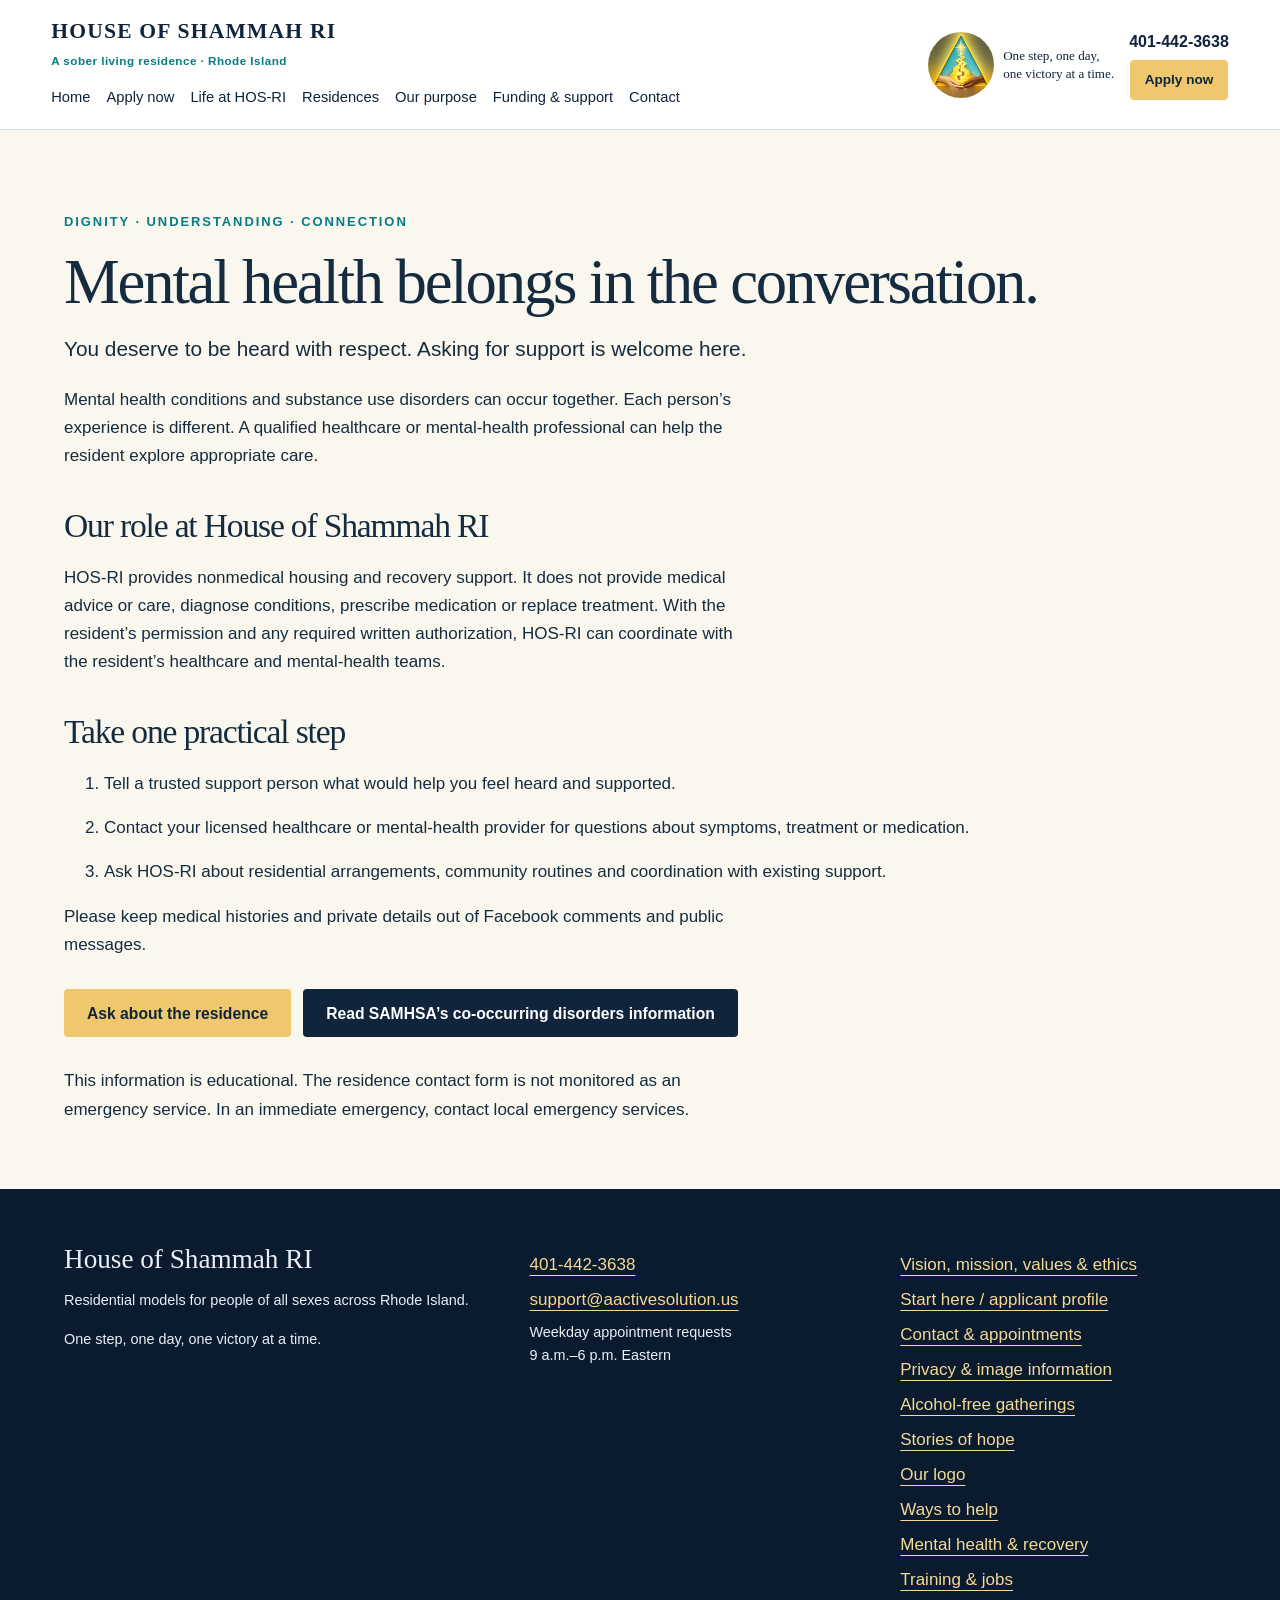
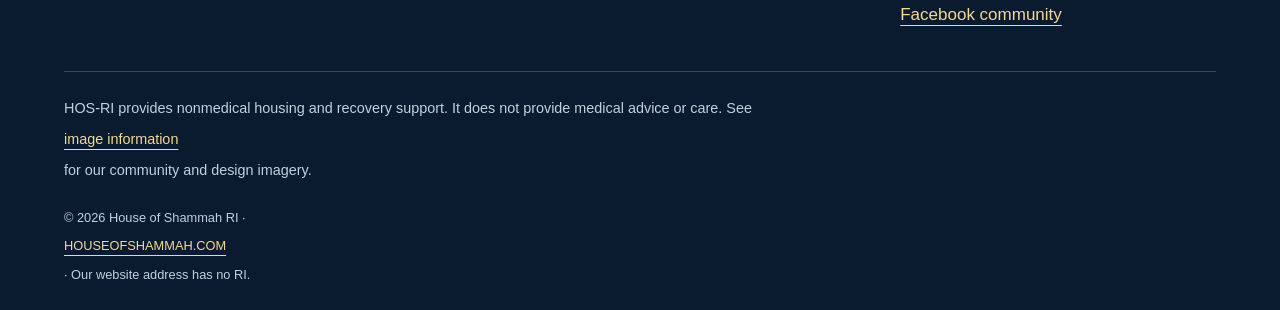
<file: wellbeing.html>
<!doctype html><html lang="en"><head><meta charset="utf-8"><meta name="viewport" content="width=device-width,initial-scale=1"><title>Mental health and recovery resources | House of Shammah RI</title><meta name="description" content="Respectful information about mental health, recovery and finding qualified support."><meta name="theme-color" content="#10243c"><link rel="canonical" href="https://houseofshammah.com/wellbeing.html"><link rel="icon" href="assets/refresh/hos-logo.jpg"><meta property="og:title" content="Vision Mission Values and Ethics | House of Shammah RI"><meta property="og:description" content="Read the House of Shammah RI vision, mission, values and ethics, with the full logo and approved statement frames."><meta property="og:image" content="https://houseofshammah.com/assets/refresh/welcome-casual.jpg"><link rel="stylesheet" href="redesign.css"><link rel="stylesheet" href="finishing.css"><script src="site.js?v=20261127-welcome" defer></script><link rel="stylesheet" href="journey.css?v=20261124-contacts"><link rel="stylesheet" href="community.css"></head><body><a class="skip" href="#main">Skip to content</a><header class="site-header"><div class="header-inner"><div class="navigation"><a class="wordmark" href="index.html">HOUSE OF SHAMMAH RI<span>A sober living residence · Rhode Island</span></a><button class="menu-toggle" aria-expanded="false" aria-controls="primary-nav">Menu</button><nav id="primary-nav" aria-label="Main navigation"><a href="index.html" >Home</a><a href="apply.html" >Apply now</a><a href="life.html" >Life at HOS-RI</a><a href="residence.html" >Residences</a><a href="purpose.html">Our purpose</a><a href="funding.html" >Funding & support</a><a href="contact.html" >Contact</a></nav></div><div class="header-contact"><a class="mini-brand" href="logo.html" aria-label="House of Shammah RI logo and tagline"><img src="assets/refresh/hos-logo.jpg" alt="House of Shammah RI gold and turquoise logo"><span>One step, one day,<br>one victory at a time.</span></a><div class="contact-actions"><a href="tel:14014423638">401-442-3638</a><a class="button gold small" href="apply.html">Apply now</a></div></div></div><div class="compact-tagline">One step, one day, one victory at a time.</div></header><main id="main" class="community-page">
<section class="section"><p class="eyebrow">Dignity · understanding · connection</p><h1>Mental health belongs in the conversation.</h1><p class="lead">You deserve to be heard with respect. Asking for support is welcome here.</p><p>Mental health conditions and substance use disorders can occur together. Each person’s experience is different. A qualified healthcare or mental-health professional can help the resident explore appropriate care.</p><h2>Our role at House of Shammah RI</h2><p>HOS-RI provides nonmedical housing and recovery support. It does not provide medical advice or care, diagnose conditions, prescribe medication or replace treatment. With the resident’s permission and any required written authorization, HOS-RI can coordinate with the resident’s healthcare and mental-health teams.</p><h2>Take one practical step</h2><ol><li>Tell a trusted support person what would help you feel heard and supported.</li><li>Contact your licensed healthcare or mental-health provider for questions about symptoms, treatment or medication.</li><li>Ask HOS-RI about residential arrangements, community routines and coordination with existing support.</li></ol><p>Please keep medical histories and private details out of Facebook comments and public messages.</p><div class="buttons"><a class="button gold" href="apply.html#first-step">Ask about the residence</a><a class="button navy" href="https://www.samhsa.gov/substance-use/treatment/co-occurring-disorders">Read SAMHSA’s co-occurring disorders information</a></div><p>This information is educational. The residence contact form is not monitored as an emergency service. In an immediate emergency, contact local emergency services.</p></section></main><footer><div class="footer-grid"><div><strong>House of Shammah RI</strong><p>Residential models for people of all sexes across Rhode Island.</p><p>One step, one day, one victory at a time.</p></div><div><a href="tel:14014423638">401-442-3638</a><a href="mailto:support@aactivesolution.us">support@aactivesolution.us</a><p>Weekday appointment requests<br>9 a.m.–6 p.m. Eastern</p></div><div><a href="purpose.html">Vision, mission, values & ethics</a><a href="apply.html">Start here / applicant profile</a><a href="contact.html">Contact & appointments</a><a href="privacy.html">Privacy & image information</a><a href="alcohol-free.html">Alcohol-free gatherings</a><a href="stories.html">Stories of hope</a><a href="logo.html">Our logo</a><a href="support.html">Ways to help</a><a href="wellbeing.html">Mental health &amp; recovery</a><a href="community-resources.html">Training &amp; jobs</a><a href="https://www.facebook.com/profile.php?id=61596578085756">Facebook community</a></div></div><p class="footer-note">HOS-RI provides nonmedical housing and recovery support. It does not provide medical advice or care. See <a href="privacy.html">image information</a> for our community and design imagery.</p><p class="copyright">© 2026 House of Shammah RI · <a href="https://houseofshammah.com">HOUSEOFSHAMMAH.COM</a> · Our website address has no RI.</p></footer><dialog id="image-dialog"><button class="dialog-close" aria-label="Close enlarged image">Close</button><img alt=""><p></p></dialog><aside class="followup-invite" id="followup-invite" aria-labelledby="followup-title" hidden><button type="button" class="followup-close" aria-label="Dismiss application invitation">Close</button><p class="eyebrow">A warm invitation</p><h2 id="followup-title">Ready for your next step?</h2><p>Your questions are welcome. Begin with a short contact request, or keep exploring at your pace.</p><a class="button gold" href="apply.html#first-step">Continue to the application</a><button type="button" class="text-button followup-later">Not now</button></aside></body></html>
</file>
<file: redesign.css>
:root{--navy:#10243c;--teal:#087c82;--gold:#efc86d;--cream:#faf7ee;--ink:#152c40;--muted:#516477;--line:#d8dfe0;--serif:Georgia,'Times New Roman',serif}*{box-sizing:border-box}html{scroll-behavior:smooth;scroll-padding-top:160px}body{margin:0;background:var(--cream);color:var(--ink);font:1.0625rem/1.65 Arial,Helvetica,sans-serif}img{display:block;max-width:100%;height:auto}a{color:var(--teal);text-underline-offset:5px}button,input,select,textarea{font:inherit}button,a:focus-visible,input:focus-visible,select:focus-visible,textarea:focus-visible,summary:focus-visible{outline-color:var(--teal);outline-offset:4px}h1,h2,h3,p,figure{margin:0}h1,h2{font-family:var(--serif);font-weight:400;line-height:1.07;letter-spacing:-.035em}h1{font-size:clamp(2.5rem,4.9vw,4.8rem)}h2{font-size:clamp(2.1rem,3.8vw,3.7rem)}h3{font-size:1.28rem;line-height:1.35}p+p{margin-top:1rem}p{max-width:72ch}.eyebrow{text-transform:uppercase;font-size:.81rem;letter-spacing:.15em;font-weight:700;color:var(--teal);margin-bottom:1rem}.lede{font-size:1.25rem;max-width:64ch;line-height:1.6}.large{font-size:1.4rem}.micro,.form-note{font-size:.9rem;color:var(--muted)}.skip{position:fixed;top:-100px;left:20px;z-index:100;background:white;padding:12px}.skip:focus{top:10px}.site-header{position:sticky;top:0;z-index:30;background:#fffffff7;border-bottom:1px solid var(--line);backdrop-filter:blur(14px)}.header-inner{max-width:1520px;margin:auto;display:flex;justify-content:space-between;gap:24px;padding:14px 4vw;align-items:center}.wordmark{font-family:var(--serif);font-size:1.35rem;letter-spacing:.055em;text-decoration:none;color:var(--navy);font-weight:700;display:block}.wordmark span{display:block;font:700 .73rem/1.4 Arial,sans-serif;letter-spacing:.04em;color:var(--teal);margin:3px 0 12px}.navigation nav{display:flex;flex-wrap:wrap;gap:20px}.navigation nav a{font-size:.92rem;color:var(--navy);text-decoration:none;padding:4px 0;border-bottom:2px solid transparent}.navigation nav a:hover,.navigation nav a[aria-current]{border-color:var(--teal)}.header-contact{display:flex;align-items:center;gap:15px;flex-shrink:0}.mini-brand{display:flex;align-items:center;gap:9px;text-decoration:none;color:var(--navy)}.mini-brand img{width:66px;height:66px;object-fit:contain;border-radius:50%}.mini-brand span{font:.82rem/1.35 var(--serif)}.contact-actions{display:flex;flex-direction:column;align-items:center;gap:5px}.contact-actions>a:first-child{font-weight:700;text-decoration:none;color:var(--navy);font-size:1rem}.button{display:inline-flex;justify-content:center;align-items:center;border:1px solid transparent;min-height:48px;padding:12px 22px;text-decoration:none;border-radius:4px;font-size:.98rem;line-height:1.35;font-weight:700;cursor:pointer;transition:transform .16s,background .16s}.button:hover{transform:translateY(-2px)}.button.small{font-size:.85rem;min-height:40px;padding:9px 14px}.button.gold{background:var(--gold);color:var(--navy)}.button.navy{background:var(--navy);color:white}.button.outline{background:transparent;border-color:var(--navy);color:var(--navy)}.button.light{background:white;color:var(--navy)}.buttons{display:flex;flex-wrap:wrap;gap:12px;margin-top:24px}.text-link{font-weight:700;display:inline-block;margin-top:24px}.menu-toggle{display:none}.hero{display:grid;grid-template-columns:minmax(270px,.8fr) minmax(0,1.75fr);max-width:1600px;margin:auto;border-bottom:1px solid var(--line)}.hero-brand{display:flex;align-items:center;justify-content:center;flex-direction:column;text-align:center;background:linear-gradient(140deg,#fff9e5,#f4e6bd);padding:42px 25px;border-right:1px solid #dec77e}.hero-brand img{width:100%;max-width:360px;aspect-ratio:1;object-fit:contain;border-radius:12px;box-shadow:0 18px 38px #9b7c4b22}.brand-tagline{font:italic clamp(1.3rem,2vw,2rem)/1.35 var(--serif);margin-top:25px}.place{font-size:.8rem;text-transform:uppercase;letter-spacing:.15em;margin-top:22px}.hero-story{position:relative;background:white;display:flex;flex-direction:column}.hero-copy{padding:35px 5vw 28px}.hero-copy h1{font-size:clamp(2.6rem,4vw,4.1rem)}.hero-copy h1 em{font-weight:400;color:var(--teal)}.hero-copy>p:not(.eyebrow){margin-top:18px;max-width:59ch}.hero-copy .micro{margin-top:14px!important}.hero-photo figure>a{display:block}.hero-photo img{width:100%;height:310px;object-fit:cover;object-position:center 48%}.hero-photo figcaption{padding:7px 20px}.promise-strip{background:var(--navy);color:white;display:flex;justify-content:center;gap:5vw;padding:19px 5vw;font-size:.9rem}.section{max-width:1340px;margin:auto;padding:80px 5vw}.intro,.feature,.founder{display:grid;grid-template-columns:1fr 1fr;gap:6vw;align-items:center}.intro h2{font-size:clamp(2rem,3.5vw,3.4rem)}.feature{background:white;max-width:none;padding-left:max(5vw,calc((100vw - 1206px)/2));padding-right:max(5vw,calc((100vw - 1206px)/2))}.feature h2,.founder h3{margin-bottom:22px}.feature figure img{width:100%;aspect-ratio:4/3;object-fit:cover;border-radius:8px}.founder-name{border-left:5px solid var(--gold);padding-left:28px}.founder-tagline{font:italic 1.6rem/1.55 var(--serif);color:var(--teal);margin-top:20px}.credential{font-size:.92rem;padding:20px 0;border-top:1px solid var(--line)}.cta{background:var(--teal);color:white;padding:55px max(5vw,calc((100vw - 1206px)/2));display:flex;gap:40px;align-items:center;justify-content:space-between}.cta .eyebrow{color:#f8df9e}.cta h2{font-size:clamp(2rem,3vw,3rem)}.cta p{margin-top:12px}.cta .buttons{max-width:320px;flex-shrink:0}.page-heading{max-width:1340px;margin:auto;padding:65px 5vw 42px}.page-heading h1{max-width:1000px;margin-bottom:25px}.page-heading+.section{padding-top:35px}.comparison{display:grid;grid-template-columns:1fr 1fr;gap:25px;margin:30px 0}.comparison h3{margin-bottom:16px}.comparison img{width:100%;aspect-ratio:4/3;object-fit:cover;border-radius:6px}.comparison+figure img{width:100%;border-radius:7px}.gallery{display:grid;gap:25px;margin-top:28px}.gallery.two{grid-template-columns:1fr 1fr}.gallery.three{grid-template-columns:repeat(3,1fr)}.gallery img{width:100%;height:330px;object-fit:cover;border-radius:6px}.gallery.three img{height:265px}.gallery-heading{font:2rem var(--serif);border-top:1px solid var(--line);padding-top:32px;margin-top:40px}figcaption{font-size:.82rem;line-height:1.5;padding:9px 0;color:var(--muted)}figcaption strong{font-size:1rem;color:var(--navy)}.image-link{display:block;cursor:zoom-in}.pastel{background:#eff7f4;max-width:none;padding-left:max(5vw,calc((100vw - 1206px)/2));padding-right:max(5vw,calc((100vw - 1206px)/2))}.view-switch{display:flex;gap:10px;margin-top:25px}.concept-section{padding-top:25px}.purpose-triptych{display:grid;grid-template-columns:1fr 1fr 1fr;gap:30px;align-items:start}.purpose-logo{position:sticky;top:165px;border-right:1px solid #c8aa5c;padding-right:25px;text-align:center}.purpose-logo img{width:100%;object-fit:contain;aspect-ratio:1;border-radius:10px}.purpose-logo h2{font-size:2rem;margin:25px 0 10px}.purpose-logo p{font:italic 1.5rem/1.4 var(--serif)}.frame-column{display:grid;gap:24px}.frame-column img{width:100%;height:auto;object-fit:contain}.readable-statements{padding-top:20px}details{margin-top:18px;border-bottom:1px solid var(--line);padding:20px 0}summary{cursor:pointer;font-size:1.2rem;font-weight:700}details p{padding:20px 0 5px}.application-layout{display:grid;grid-template-columns:310px 1fr;gap:55px;padding-top:20px}.application-layout aside{align-self:start;position:sticky;top:155px}.application-layout aside h2{font-size:2rem}.application-layout ol{padding-left:24px}.application-layout li{margin:15px 0}form{min-width:0}form>h2{font-size:2rem;margin-bottom:25px}fieldset{border:0;border-top:1px solid var(--line);padding:30px 0;margin:0}legend{font:1.7rem var(--serif);padding:0 12px 0 0}label{display:block;font-size:.95rem;font-weight:700;margin-top:15px}input,select,textarea{display:block;width:100%;min-height:46px;border:1px solid #9aaab5;background:white;border-radius:4px;color:var(--navy);padding:10px 12px;margin-top:7px;max-width:100%}textarea{resize:vertical}input[type=checkbox]{display:inline;width:18px;height:18px;min-height:18px;flex-shrink:0;margin:4px 0 0}.check{display:flex;gap:10px;align-items:start;font-weight:400}.form-grid{display:grid;grid-template-columns:1fr 1fr;gap:0 22px}.contact-person{padding:15px 0 22px}.contact-person+.contact-person{border-top:1px dashed var(--line)}.income-options{margin-top:20px;display:grid;grid-template-columns:1fr 1fr;gap:0 20px}.income-options p{grid-column:1/-1}fieldset>p,.form-note{margin-top:20px}.text-button{background:transparent;border:0;text-decoration:underline;color:var(--teal);cursor:pointer;padding:12px}form button[type=submit]{margin-top:25px}#appointment-status{font-weight:700;margin-top:20px;color:var(--teal)}.contact-grid{display:grid;grid-template-columns:1fr 1fr;gap:7vw;padding-top:20px}.contact-block{background:var(--navy);color:white;padding:35px;border-radius:8px}.contact-block h2{font-size:2.5rem;margin-bottom:30px}.contact-block a{display:block;color:var(--gold);overflow-wrap:anywhere}.big-phone{font-size:clamp(1.8rem,2.8vw,2.5rem);text-decoration:none;font-weight:700;margin:20px 0}.contact-block p{margin-top:22px}.appointment-form h2{font-size:2.8rem;margin-bottom:20px}.appointment-form{scroll-margin-top:170px}.logo-page{text-align:center;max-width:1100px;margin:auto;padding:70px 5vw 90px}.logo-page h1{font-size:clamp(2.5rem,4vw,4rem)}.logo-page>img{width:min(100%,640px);aspect-ratio:1;object-fit:contain;margin:35px auto;border-radius:12px}.logo-page .button{margin-top:35px}.prose{max-width:1000px;padding-top:10px}.prose h2{font-size:2rem;margin:35px 0 20px}.footer-grid{max-width:1206px;margin:auto;display:grid;grid-template-columns:1.3fr 1fr 1fr;gap:55px}footer{background:#0b1b2f;color:#e9eff5;padding:55px 5vw 25px}footer a{color:#f3d995;display:block;margin:7px 0;overflow-wrap:anywhere}footer p{font-size:.9rem}.footer-grid strong{font:1.7rem var(--serif)}.footer-grid strong+p{margin-top:12px}.footer-note{max-width:1206px;margin:35px auto 0;border-top:1px solid #ffffff33;padding-top:25px;color:#c2d0dd}.copyright{max-width:1206px;margin:25px auto 0;color:#c2d0dd;font-size:.8rem}dialog{border:0;border-radius:8px;max-width:95vw;width:1100px;max-height:94vh;background:white;padding:18px}dialog::backdrop{background:#071528dc}dialog img{max-height:78vh;width:100%;object-fit:contain}dialog p{font-size:.9rem;margin-top:10px}.dialog-close{float:right;border:1px solid var(--navy);background:var(--navy);color:white;padding:8px 18px;border-radius:4px;margin-bottom:12px;cursor:pointer}.profile-print{display:none}
@media(max-width:1100px){.header-inner{gap:15px}.mini-brand span{display:none}.navigation nav{gap:14px}.wordmark{font-size:1.15rem}.hero-copy{padding:30px}.hero-copy h1{font-size:3rem}.hero-brand{padding:30px 18px}.application-layout{grid-template-columns:250px 1fr;gap:30px}.gallery img{height:280px}.purpose-triptych{gap:18px}.purpose-logo{padding-right:16px}}
@media(max-width:800px){html{scroll-padding-top:155px}.header-inner{padding:10px 4vw;gap:10px}.wordmark{font-size:.95rem;letter-spacing:.015em}.wordmark span{font-size:.67rem;margin-bottom:5px;max-width:210px}.menu-toggle{display:block;border:1px solid #b7c6cb;background:white;padding:6px 12px;border-radius:3px;font-size:.85rem;color:var(--navy)}.navigation nav{display:none;position:absolute;top:100%;left:0;right:0;background:white;padding:20px 5vw;box-shadow:0 10px 15px #0001}.navigation nav.open{display:flex}.header-contact{gap:7px}.mini-brand img{width:49px;height:49px}.contact-actions>a:first-child{font-size:.82rem}.button.small{padding:8px;font-size:.75rem;min-height:35px}.hero{grid-template-columns:1fr}.hero-brand{padding:25px;display:grid;grid-template-columns:100px 1fr;gap:15px;border-right:0;border-bottom:1px solid #dec77e}.hero-brand img{width:100px}.hero-brand .brand-tagline{margin:0;font-size:1.35rem;text-align:left}.hero-brand .place{display:none}.hero-copy{padding:35px 6vw}.hero-copy h1{font-size:clamp(2.5rem,7.4vw,3.8rem)}.hero-photo img{height:auto;aspect-ratio:4/3}.promise-strip{flex-wrap:wrap;gap:10px 25px;justify-content:start;padding:18px 6vw}.section{padding:50px 6vw}.intro,.feature,.founder{grid-template-columns:1fr;gap:30px}.intro h2{font-size:2.8rem}.feature h2{margin-top:5px}.page-heading{padding:45px 6vw 30px}.page-heading .lede{font-size:1.1rem}.comparison,.gallery.two,.gallery.three{grid-template-columns:1fr}.gallery img,.gallery.three img{height:auto;max-height:550px;object-fit:contain;background:#f2efe6}.comparison img{height:auto;aspect-ratio:auto}.purpose-triptych{grid-template-columns:1fr 1fr}.purpose-logo{grid-column:1/-1;position:static;border-right:0;border-bottom:1px solid #c8aa5c;padding:0 0 28px}.purpose-logo img{width:240px;margin:auto}.purpose-logo h2{margin-top:20px}.application-layout,.contact-grid{grid-template-columns:1fr;gap:35px}.application-layout aside{position:static}.cta{flex-direction:column;align-items:start;gap:15px;padding:40px 6vw}.cta .buttons{max-width:none}.footer-grid{grid-template-columns:1fr;gap:25px}.frame-column{gap:18px}.frame-column figcaption{font-size:.75rem}.contact-block{padding:25px}.form-grid{gap:0 16px}}
@media(max-width:450px){.header-contact .mini-brand{display:flex}.mini-brand img{width:36px;height:36px}.mini-brand span{display:none}.contact-actions{gap:6px}.navigation .wordmark{max-width:150px;font-size:.82rem}.navigation nav{flex-direction:column;gap:8px}.hero-brand{grid-template-columns:84px 1fr;padding:20px}.hero-brand img{width:84px}.brand-tagline{font-size:1.2rem!important}.form-grid,.income-options{grid-template-columns:1fr}.purpose-triptych{grid-template-columns:1fr}.purpose-logo{grid-column:auto}.frame-column img{max-width:420px;margin:auto}h1{font-size:2.6rem}.hero-copy h1{font-size:2.7rem}.buttons>.button{flex-grow:1}.contact-actions .button{font-size:.67rem;padding:7px}.gallery-heading{margin-top:28px}}
@media(prefers-reduced-motion:reduce){html{scroll-behavior:auto}*,*::before,*::after{transition:none!important;animation:none!important}}
@media print{body{font:12pt/1.5 Arial;background:white;color:black}.site-header,footer,.cta,.buttons,.menu-toggle,.view-switch{display:none!important}.section,.page-heading{padding:20px 0;max-width:none}.application-layout{display:block}.application-layout aside{display:none}.profile-printing body>*{display:none!important}.profile-printing body>.profile-print{display:block!important;padding:20px}.profile-print h1{font:24pt Georgia;margin-bottom:12px}.profile-print h2{font:18pt Georgia;margin:25px 0 12px}.profile-print p{font:12pt/1.5 Arial;margin:8px 0;white-space:pre-wrap;overflow-wrap:anywhere}.profile-print section{break-inside:avoid}a{color:inherit;text-decoration:none}figure{break-inside:avoid}}
</file>
<file: finishing.css>
.compact-tagline{display:none}.hero-photo{order:-1}.hero-photo img{height:280px;object-position:center 20%}.hero-copy{padding-top:24px;padding-bottom:28px}.hero-copy h1{font-size:clamp(2.5rem,3.5vw,3.55rem)}.hero-copy .eyebrow{margin-bottom:12px}.hero-copy>p:not(.eyebrow){margin-top:13px}.hero-copy .buttons{margin-top:18px}
.foundation-section{display:grid;grid-template-columns:1fr 1fr;align-items:center;gap:60px;border-top:1px solid #d8dfe0}.foundation-section img{max-height:850px;width:100%;object-fit:contain}.foundation-section h2{margin-bottom:24px}
@media(max-width:800px){.foundation-section{grid-template-columns:1fr;gap:25px}}
@media(max-width:1100px){.compact-tagline{display:block;text-align:center;font:italic .95rem/1.5 Georgia,serif;padding:4px 12px;border-top:1px solid #edf0ef;color:#10243c}.header-inner{padding-top:10px;padding-bottom:8px}}
@media(max-width:800px){.hero-photo img{height:auto;aspect-ratio:16/10;object-position:center 65%}.hero-copy h1{font-size:clamp(2.5rem,7.4vw,3.8rem)}}
</file>
<file: journey.css>
.welcome-hero{display:grid;grid-template-columns:1fr 1fr;max-width:1520px;margin:auto;background:#fff}.welcome-hero img{width:100%;height:100%;min-height:350px;object-fit:cover;object-position:center 35%}.welcome-copy{padding:55px 5vw;align-self:center}.welcome-copy h1{font-size:clamp(2.3rem,3.5vw,3.7rem);margin-bottom:20px}.welcome-copy .buttons{margin-top:24px}.journey-steps{display:grid;grid-template-columns:repeat(3,1fr);gap:36px;padding-left:24px;margin:30px 0}.journey-steps li::marker{font-weight:bold;color:#087c82}.journey-steps h3{margin-bottom:10px}.next-steps{background:#eef7f4}.first-step{display:grid;grid-template-columns:1fr 1fr;gap:55px;align-items:start;background:#fff}.first-step form{padding:28px;background:#faf7ee;border:1px solid #d8dfe0;border-radius:8px}.first-step label{display:block;margin-bottom:18px}.first-step input,.first-step select{display:block;width:100%;min-height:48px;padding:10px;border:1px solid #8a9ca8;border-radius:4px;margin-top:6px;background:#fff}.first-step .form-note{margin-top:15px}.optional-profile{min-width:0}.optional-profile>summary{font-size:1.15rem;font-weight:700;cursor:pointer;padding:20px;background:#fff;border:1px solid #d8dfe0}.optional-profile>p{padding:20px}.offering{background:#eef7f4}.offering .buttons{margin-top:24px}.navigation nav{column-gap:16px;row-gap:6px}.application-layout:has(.optional-profile){grid-template-columns:1fr 2fr}#first-step{scroll-margin-top:160px}@media(max-width:800px){.welcome-hero,.first-step,.journey-steps,.application-layout:has(.optional-profile){grid-template-columns:1fr}.welcome-hero img{min-height:0;max-height:290px;aspect-ratio:16/10}.welcome-copy{padding:30px 6vw}.journey-steps{gap:23px}.first-step{gap:26px}.first-step form{padding:20px}.first-step select{font-size:1rem}#first-step{scroll-margin-top:130px}}@media print{.welcome-hero,.first-step,.next-steps{display:none}}
.application-invite{display:flex;justify-content:center;align-items:center;gap:24px;padding:12px 5vw;background:#edf7f4;border-bottom:1px solid #d8dfe0}.application-invite strong{font-size:1rem}.application-welcome{width:100%;max-height:220px;object-fit:cover;object-position:center 25%;border-radius:7px;margin-bottom:20px}.first-step{padding-top:32px}.first-step h2{font-size:clamp(2rem,3vw,3rem)}@media(max-width:800px){.application-invite{flex-wrap:wrap;gap:8px;text-align:center;padding:10px 5vw}.application-invite .button{min-height:44px}.application-welcome{max-height:180px}.first-step{padding-top:20px}}
.quick-form-title{font-size:1.7rem!important;margin-bottom:12px}.quick-form-intro{margin-bottom:20px}@media(max-width:800px){#first-step>form{order:-1}}
figcaption{color:#304859;font-size:.9rem;padding:9px 12px;background:#fff}.welcome-hero>figure{display:flex;flex-direction:column;min-width:0}.welcome-hero>figure img{height:auto;flex:1;min-height:0;object-fit:cover}.application-welcome-figure{margin-bottom:20px}.application-welcome-figure .application-welcome{margin-bottom:0}.followup-invite[hidden]{display:none}.followup-invite{position:fixed;right:22px;bottom:22px;z-index:40;width:min(380px,calc(100vw - 36px));box-sizing:border-box;background:#fffdf7;border:1px solid #ccdbd9;border-radius:12px;box-shadow:0 12px 35px #10243c33;padding:24px;animation:invite-rise .25s ease-out}.followup-invite h2{font-size:1.8rem;line-height:1.15;margin:12px 0}.followup-invite p:not(.eyebrow){font-size:1rem;margin-bottom:18px}.followup-invite .eyebrow{font-size:.8rem}.followup-close{float:right;min-height:44px;min-width:58px;background:#fff;border:1px solid #aabbbd;border-radius:4px;font:inherit;cursor:pointer}.followup-invite .button{width:100%}.followup-later{display:block;margin:auto;min-height:44px}@keyframes invite-rise{from{transform:translateY(20px);opacity:0}to{transform:translateY(0);opacity:1}}@media(prefers-reduced-motion:reduce){.followup-invite{animation:none}}@media print{.followup-invite{display:none}}
</file>
<file: community.css>
.community-page .section{max-width:1300px;margin:auto;padding:65px 5vw}.community-page .section>h2{font-size:2.1rem;margin:38px 0 20px}.community-page .section>p,.community-page li{margin-top:16px}.community-page .split-hero{display:grid;grid-template-columns:1fr 1fr;align-items:center;background:#fff4d5}.community-page .split-hero .hero-copy{padding:55px 5vw}.community-page .split-hero figure img{width:100%;min-height:390px;object-fit:cover}.community-page figcaption{padding:8px 16px;font-size:.82rem;color:#516477;background:white}.community-page .lead{font-size:1.3rem;margin:20px 0}.community-page .cards{display:grid;grid-template-columns:repeat(3,minmax(0,1fr));gap:24px;margin:30px 0}.community-page .cards article{padding:26px;background:#fff;border:1px solid #dfdfce;border-radius:14px;box-shadow:0 8px 24px #213d3510}.community-page .cards h2{font-size:1.55rem;line-height:1.25;margin:10px 0 18px}.community-page .cards p{margin-bottom:18px}.community-page .buttons{margin:30px 0}#support-dialog{max-width:620px;width:calc(100% - 32px);max-height:90vh;overflow:auto;background:#fffaf0;border:1px solid #e4c46c;border-radius:18px;padding:30px;color:#152c40}#support-dialog::backdrop{background:#10243c77}#support-dialog h2{font-size:2rem;margin:22px 0}#support-dialog label{display:block;margin:18px 0;font-weight:600}#support-dialog input,#support-dialog select,#support-dialog textarea{display:block;width:100%;margin-top:7px;padding:10px;border:1px solid #a5b7b5;border-radius:7px;background:white}#support-dialog textarea{min-height:85px}#support-status{font-size:.9rem;margin-top:16px}#close-support{float:right}.community-page button{cursor:pointer}@media(max-width:850px){.community-page .split-hero{grid-template-columns:1fr}.community-page .cards{grid-template-columns:1fr 1fr}.community-page .split-hero figure{order:-1}.community-page .split-hero figure img{min-height:0;max-height:350px}}@media(max-width:550px){.community-page .cards{grid-template-columns:1fr}.community-page .section{padding:38px 6vw}.community-page .split-hero .hero-copy{padding:36px 6vw}}
</file>
